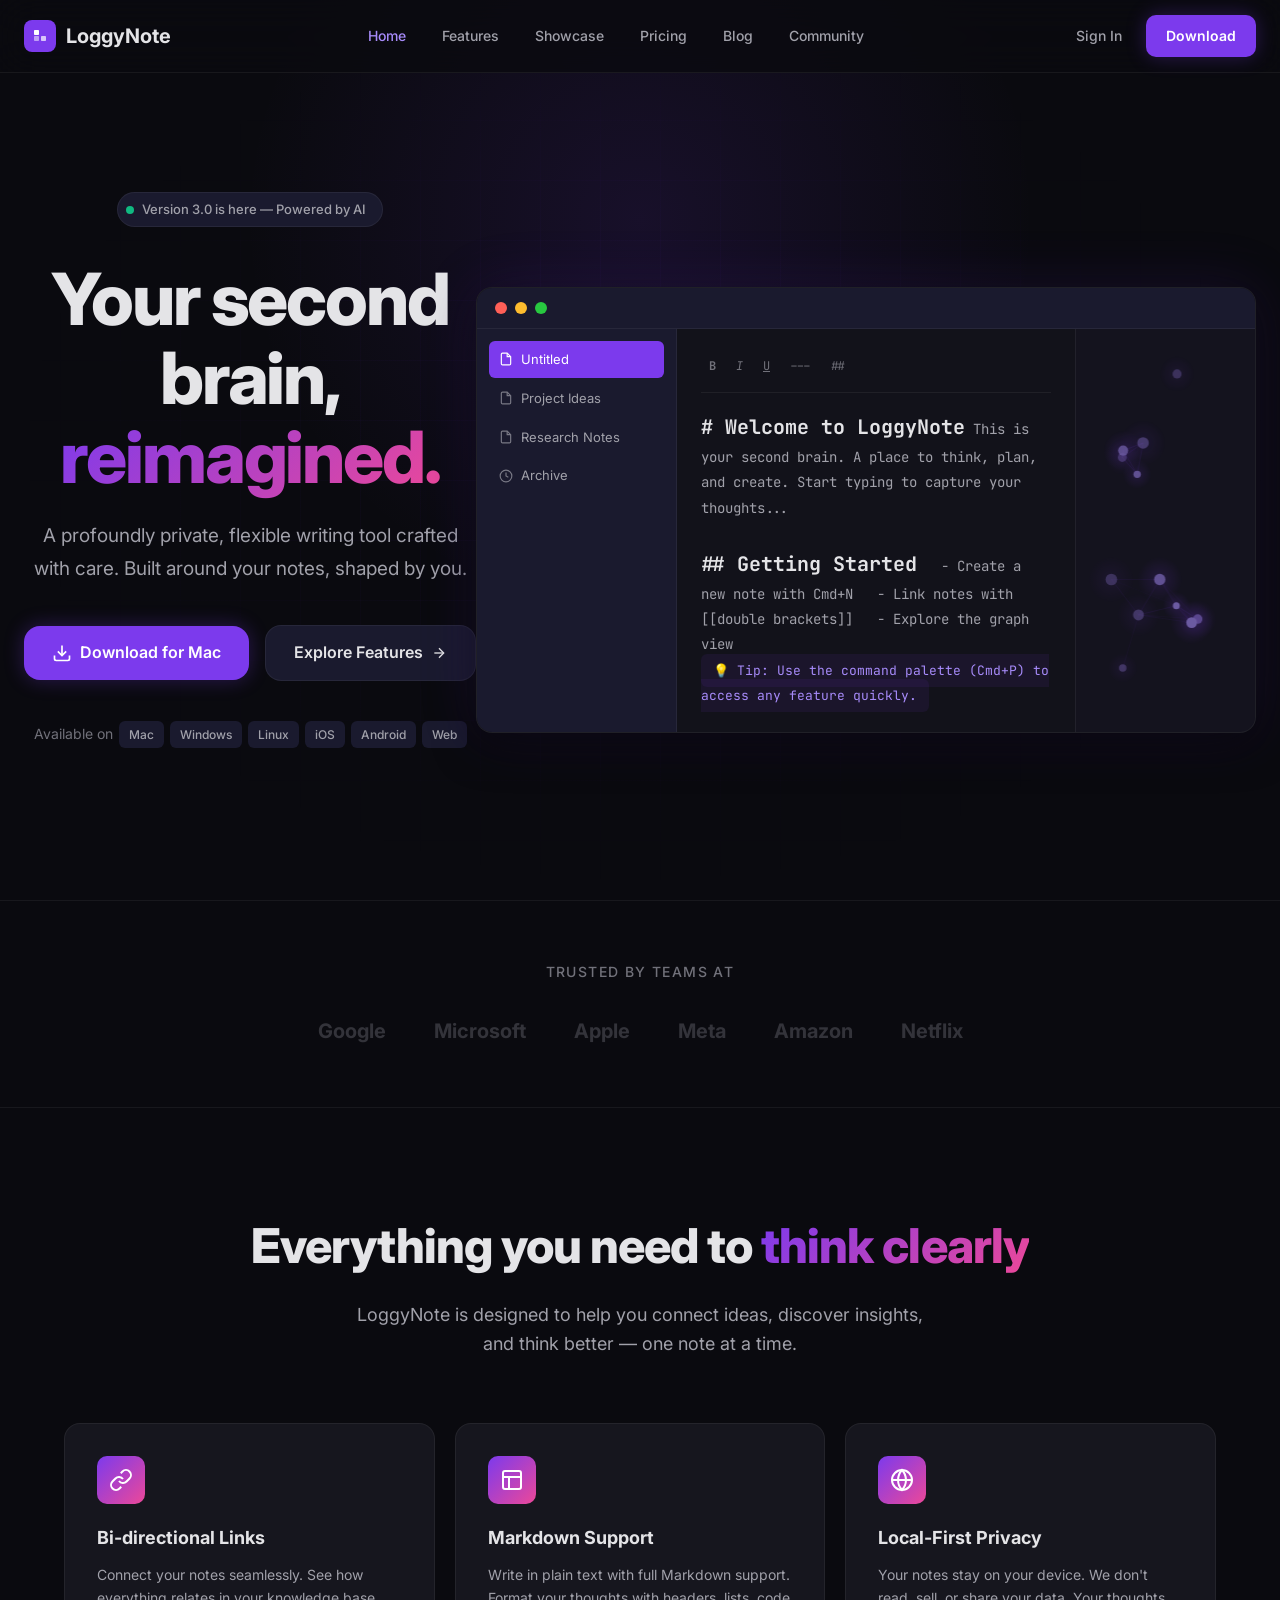
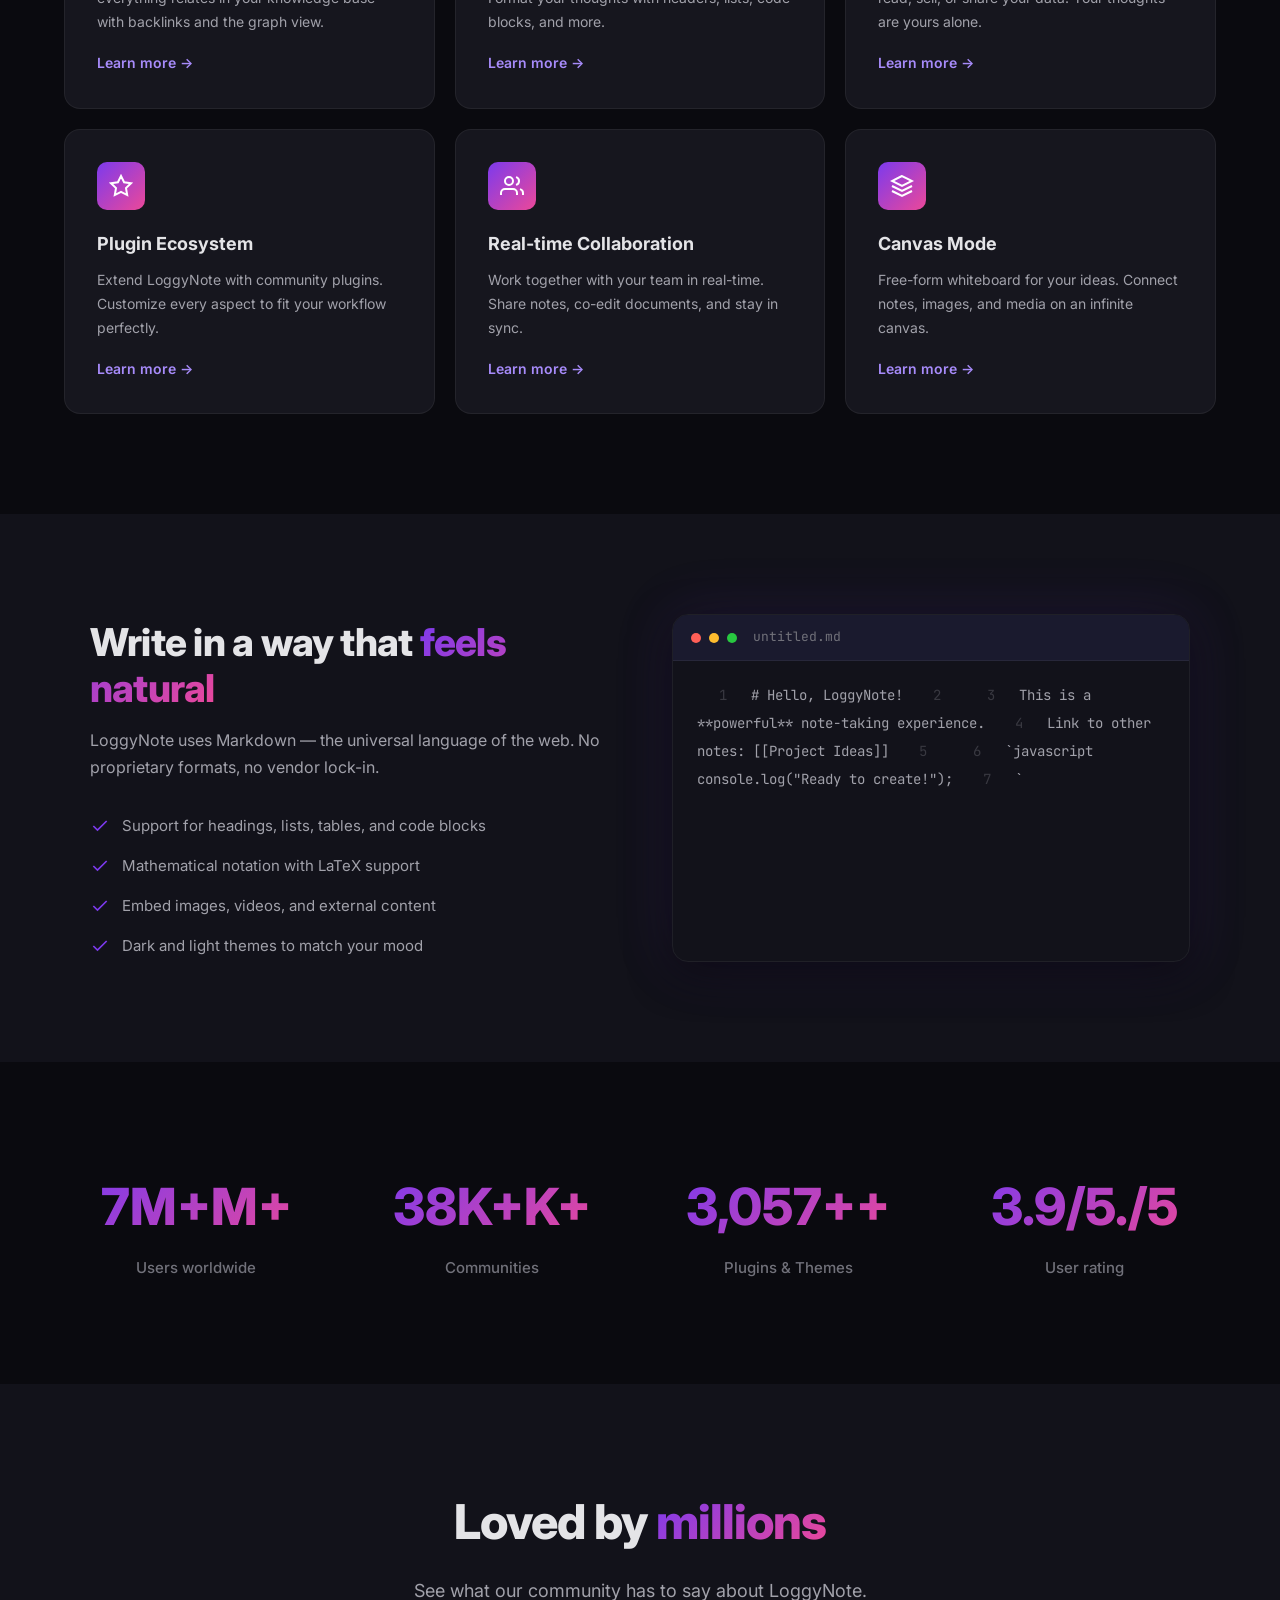
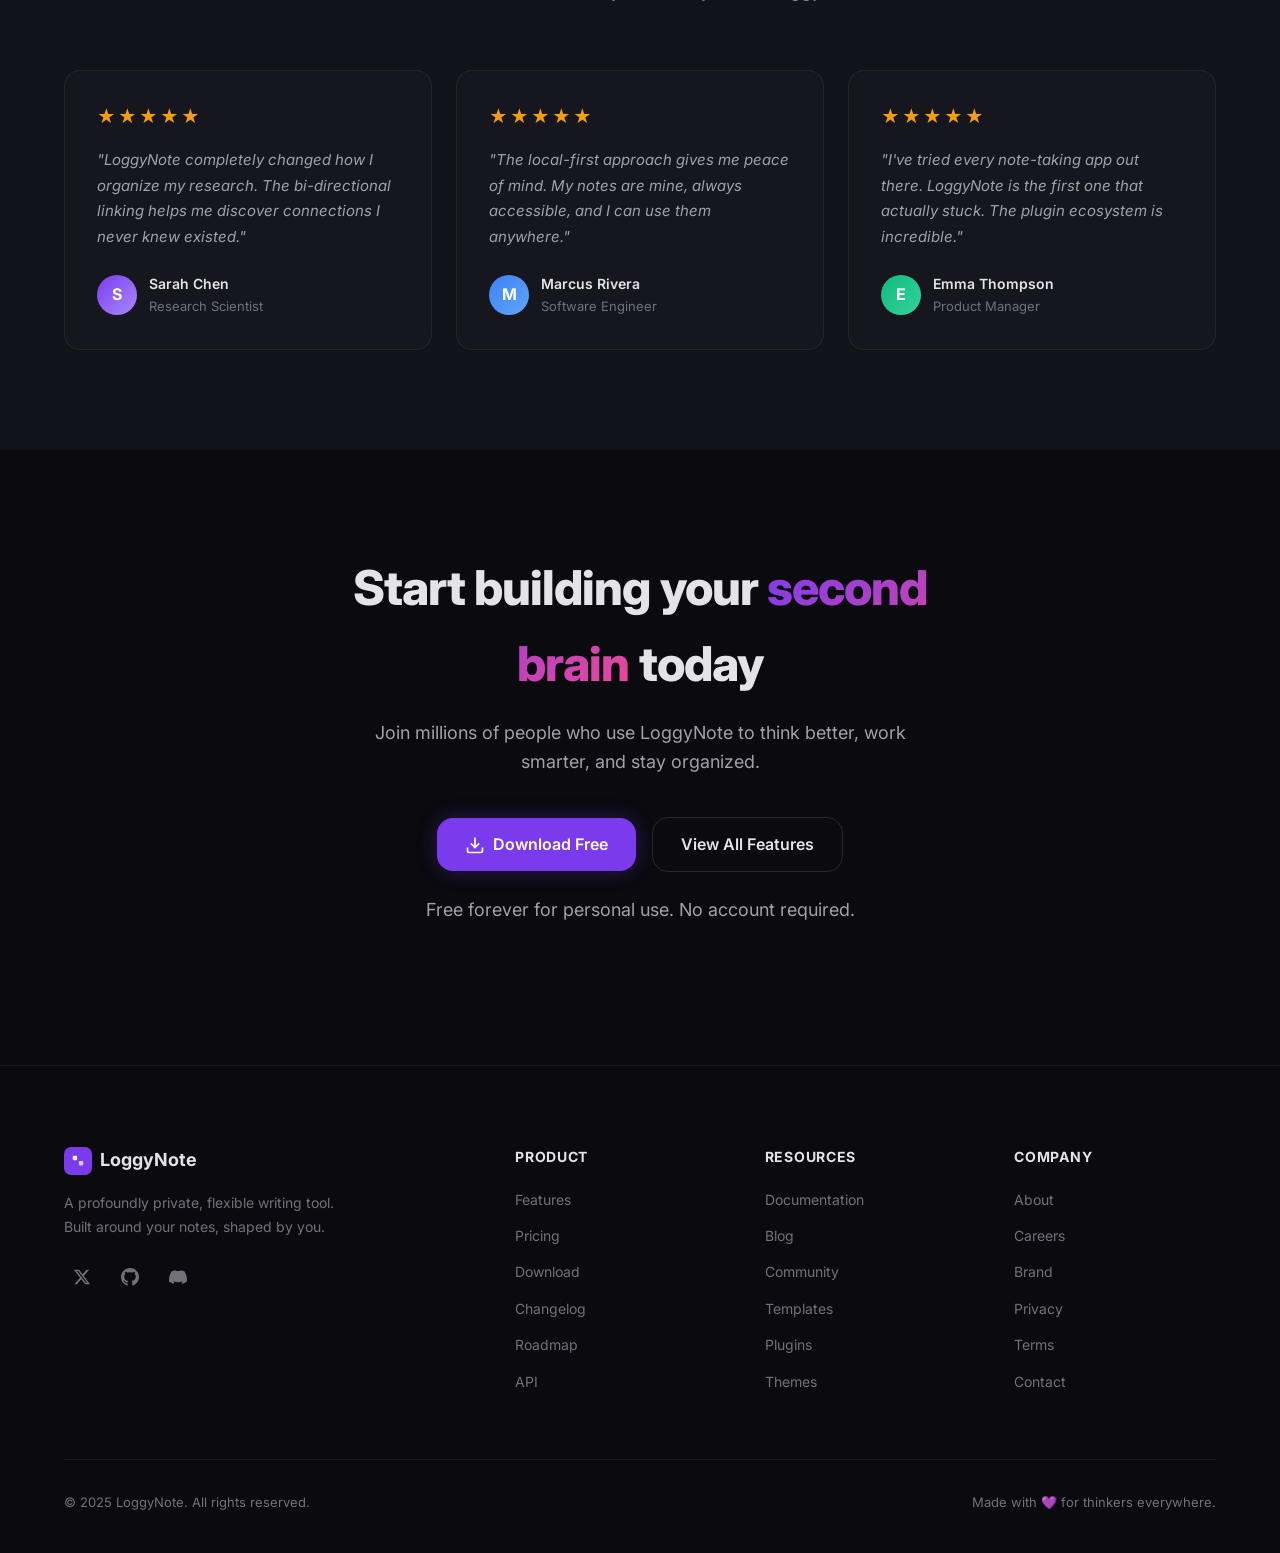
<file: index.html>
<!DOCTYPE html>
<html lang="en">
<head>
    <meta charset="UTF-8">
    <meta name="viewport" content="width=device-width, initial-scale=1.0">
    <title>LoggyNote - Your Second Brain, Reimagined</title>
    <link rel="stylesheet" href="styles.css">
    <link rel="preconnect" href="https://fonts.googleapis.com">
    <link href="https://fonts.googleapis.com/css2?family=Inter:wght@300;400;500;600;700;800&family=JetBrains+Mono:wght@400;500&display=swap" rel="stylesheet">
</head>
<body>
    <!-- Navigation -->
    <nav class="navbar">
        <div class="nav-container">
            <div class="nav-logo">
                <svg width="32" height="32" viewBox="0 0 32 32" fill="none">
                    <rect width="32" height="32" rx="8" fill="#7C3AED"/>
                    <path d="M10 11C10 10.4477 10.4477 10 11 10H14C14.5523 10 15 10.4477 15 11V14C15 14.5523 14.5523 15 14 15H11C10.4477 15 10 14.5523 10 14V11Z" fill="white"/>
                    <path d="M17 17C17 16.4477 17.4477 16 18 16H21C21.5523 16 22 16.4477 22 17V20C22 20.5523 21.5523 21 21 21H18C17.4477 21 17 20.5523 17 20V17Z" fill="white" opacity="0.7"/>
                    <path d="M10 17C10 16.4477 10.4477 16 11 16H14C14.5523 16 15 16.4477 15 17V20C15 20.5523 14.5523 21 14 21H11C10.4477 21 10 20.5523 10 20V17Z" fill="white" opacity="0.5"/>
                </svg>
                <span>LoggyNote</span>
            </div>
            <div class="nav-links">
                <a href="index.html" class="nav-link active">Home</a>
                <a href="features.html" class="nav-link">Features</a>
                <a href="showcase.html" class="nav-link">Showcase</a>
                <a href="pricing.html" class="nav-link">Pricing</a>
                <a href="blog.html" class="nav-link">Blog</a>
                <a href="community.html" class="nav-link">Community</a>
            </div>
            <div class="nav-actions">
                <a href="#" class="nav-link">Sign In</a>
                <a href="download.html" class="btn btn-primary">Download</a>
            </div>
            <button class="mobile-menu-btn">
                <span></span>
                <span></span>
                <span></span>
            </button>
        </div>
    </nav>

    <!-- Hero Section -->
    <section class="hero">
        <div class="hero-bg">
            <div class="hero-grid"></div>
            <div class="hero-glow"></div>
        </div>
        <div class="hero-content">
            <div class="hero-badge">
                <span class="badge-dot"></span>
                Version 3.0 is here — Powered by AI
            </div>
            <h1 class="hero-title">
                Your second brain,<br>
                <span class="gradient-text">reimagined.</span>
            </h1>
            <p class="hero-subtitle">
                A profoundly private, flexible writing tool crafted with care. 
                Built around your notes, shaped by you.
            </p>
            <div class="hero-actions">
                <a href="download.html" class="btn btn-large btn-primary">
                    <svg width="20" height="20" viewBox="0 0 24 24" fill="none" stroke="currentColor" stroke-width="2">
                        <path d="M21 15v4a2 2 0 01-2 2H5a2 2 0 01-2-2v-4"/>
                        <polyline points="7 10 12 15 17 10"/>
                        <line x1="12" y1="15" x2="12" y2="3"/>
                    </svg>
                    Download for Mac
                </a>
                <a href="features.html" class="btn btn-large btn-secondary">
                    Explore Features
                    <svg width="16" height="16" viewBox="0 0 24 24" fill="none" stroke="currentColor" stroke-width="2">
                        <line x1="5" y1="12" x2="19" y2="12"/>
                        <polyline points="12 5 19 12 12 19"/>
                    </svg>
                </a>
            </div>
            <div class="hero-platforms">
                <span>Available on</span>
                <span class="platform">Mac</span>
                <span class="platform">Windows</span>
                <span class="platform">Linux</span>
                <span class="platform">iOS</span>
                <span class="platform">Android</span>
                <span class="platform">Web</span>
            </div>
        </div>
        <div class="hero-mockup">
            <div class="mockup-window">
                <div class="mockup-titlebar">
                    <span class="mockup-dot red"></span>
                    <span class="mockup-dot yellow"></span>
                    <span class="mockup-dot green"></span>
                </div>
                <div class="mockup-content">
                    <div class="mockup-sidebar">
                        <div class="mockup-sidebar-item active">
                            <svg width="14" height="14" viewBox="0 0 24 24" fill="none" stroke="currentColor" stroke-width="2"><path d="M14 2H6a2 2 0 00-2 2v16a2 2 0 002 2h12a2 2 0 002-2V8z"/><polyline points="14 2 14 8 20 8"/></svg>
                            <span>Untitled</span>
                        </div>
                        <div class="mockup-sidebar-item">
                            <svg width="14" height="14" viewBox="0 0 24 24" fill="none" stroke="currentColor" stroke-width="2"><path d="M14 2H6a2 2 0 00-2 2v16a2 2 0 002 2h12a2 2 0 002-2V8z"/><polyline points="14 2 14 8 20 8"/></svg>
                            <span>Project Ideas</span>
                        </div>
                        <div class="mockup-sidebar-item">
                            <svg width="14" height="14" viewBox="0 0 24 24" fill="none" stroke="currentColor" stroke-width="2"><path d="M14 2H6a2 2 0 00-2 2v16a2 2 0 002 2h12a2 2 0 002-2V8z"/><polyline points="14 2 14 8 20 8"/></svg>
                            <span>Research Notes</span>
                        </div>
                        <div class="mockup-sidebar-item">
                            <svg width="14" height="14" viewBox="0 0 24 24" fill="none" stroke="currentColor" stroke-width="2"><circle cx="12" cy="12" r="10"/><path d="M12 6v6l4 2"/></svg>
                            <span>Archive</span>
                        </div>
                    </div>
                    <div class="mockup-editor">
                        <div class="mockup-toolbar">
                            <span class="toolbar-btn"><strong>B</strong></span>
                            <span class="toolbar-btn"><em>I</em></span>
                            <span class="toolbar-btn"><u>U</u></span>
                            <span class="toolbar-btn">---</span>
                            <span class="toolbar-btn">##</span>
                        </div>
                        <div class="mockup-text">
                            <span class="text-heading"># Welcome to LoggyNote</span>
                            <span class="text-paragraph">This is your second brain. A place to think, plan, and create.</span>
                            <span class="text-paragraph">Start typing to capture your thoughts...</span>
                            <br><br>
                            <span class="text-heading">## Getting Started</span>
                            <span class="text-list">- Create a new note with Cmd+N</span>
                            <span class="text-list">- Link notes with [[double brackets]]</span>
                            <span class="text-list">- Explore the graph view</span>
                            <br>
                            <span class="text-callout">💡 Tip: Use the command palette (Cmd+P) to access any feature quickly.</span>
                        </div>
                    </div>
                    <div class="mockup-graph-panel">
                        <div class="graph-node"></div>
                        <div class="graph-node"></div>
                        <div class="graph-node"></div>
                        <div class="graph-node"></div>
                        <div class="graph-node"></div>
                        <div class="graph-line"></div>
                        <div class="graph-line"></div>
                    </div>
                </div>
            </div>
        </div>
    </section>

    <!-- Trusted By Section -->
    <section class="trusted-by">
        <div class="container">
            <p class="trusted-title">Trusted by teams at</p>
            <div class="logos">
                <div class="logo-item">Google</div>
                <div class="logo-item">Microsoft</div>
                <div class="logo-item">Apple</div>
                <div class="logo-item">Meta</div>
                <div class="logo-item">Amazon</div>
                <div class="logo-item">Netflix</div>
            </div>
        </div>
    </section>

    <!-- Features Preview Section -->
    <section class="features-preview">
        <div class="container">
            <div class="section-header">
                <h2>Everything you need to <span class="gradient-text">think clearly</span></h2>
                <p>LoggyNote is designed to help you connect ideas, discover insights, and think better — one note at a time.</p>
            </div>
            <div class="features-grid">
                <div class="feature-card">
                    <div class="feature-icon">
                        <svg width="24" height="24" viewBox="0 0 24 24" fill="none" stroke="currentColor" stroke-width="2">
                            <path d="M10 13a5 5 0 007.54.54l3-3a5 5 0 00-7.07-7.07l-1.72 1.71"/>
                            <path d="M14 11a5 5 0 00-7.54-.54l-3 3a5 5 0 007.07 7.07l1.71-1.71"/>
                        </svg>
                    </div>
                    <h3>Bi-directional Links</h3>
                    <p>Connect your notes seamlessly. See how everything relates in your knowledge base with backlinks and the graph view.</p>
                    <a href="features.html#links" class="feature-link">Learn more →</a>
                </div>
                <div class="feature-card">
                    <div class="feature-icon">
                        <svg width="24" height="24" viewBox="0 0 24 24" fill="none" stroke="currentColor" stroke-width="2">
                            <rect x="3" y="3" width="18" height="18" rx="2" ry="2"/>
                            <line x1="3" y1="9" x2="21" y2="9"/>
                            <line x1="9" y1="21" x2="9" y2="9"/>
                        </svg>
                    </div>
                    <h3>Markdown Support</h3>
                    <p>Write in plain text with full Markdown support. Format your thoughts with headers, lists, code blocks, and more.</p>
                    <a href="features.html#markdown" class="feature-link">Learn more →</a>
                </div>
                <div class="feature-card">
                    <div class="feature-icon">
                        <svg width="24" height="24" viewBox="0 0 24 24" fill="none" stroke="currentColor" stroke-width="2">
                            <circle cx="12" cy="12" r="10"/>
                            <path d="M2 12h20"/>
                            <path d="M12 2a15.3 15.3 0 014 10 15.3 15.3 0 01-4 10 15.3 15.3 0 01-4-10 15.3 15.3 0 014-10z"/>
                        </svg>
                    </div>
                    <h3>Local-First Privacy</h3>
                    <p>Your notes stay on your device. We don't read, sell, or share your data. Your thoughts are yours alone.</p>
                    <a href="features.html#privacy" class="feature-link">Learn more →</a>
                </div>
                <div class="feature-card">
                    <div class="feature-icon">
                        <svg width="24" height="24" viewBox="0 0 24 24" fill="none" stroke="currentColor" stroke-width="2">
                            <polygon points="12 2 15.09 8.26 22 9.27 17 14.14 18.18 21.02 12 17.77 5.82 21.02 7 14.14 2 9.27 8.91 8.26 12 2"/>
                        </svg>
                    </div>
                    <h3>Plugin Ecosystem</h3>
                    <p>Extend LoggyNote with community plugins. Customize every aspect to fit your workflow perfectly.</p>
                    <a href="features.html#plugins" class="feature-link">Learn more →</a>
                </div>
                <div class="feature-card">
                    <div class="feature-icon">
                        <svg width="24" height="24" viewBox="0 0 24 24" fill="none" stroke="currentColor" stroke-width="2">
                            <path d="M17 21v-2a4 4 0 00-4-4H5a4 4 0 00-4 4v2"/>
                            <circle cx="9" cy="7" r="4"/>
                            <path d="M23 21v-2a4 4 0 00-3-3.87"/>
                            <path d="M16 3.13a4 4 0 010 7.75"/>
                        </svg>
                    </div>
                    <h3>Real-time Collaboration</h3>
                    <p>Work together with your team in real-time. Share notes, co-edit documents, and stay in sync.</p>
                    <a href="features.html#collaboration" class="feature-link">Learn more →</a>
                </div>
                <div class="feature-card">
                    <div class="feature-icon">
                        <svg width="24" height="24" viewBox="0 0 24 24" fill="none" stroke="currentColor" stroke-width="2">
                            <path d="M12 2L2 7l10 5 10-5-10-5z"/>
                            <path d="M2 17l10 5 10-5"/>
                            <path d="M2 12l10 5 10-5"/>
                        </svg>
                    </div>
                    <h3>Canvas Mode</h3>
                    <p>Free-form whiteboard for your ideas. Connect notes, images, and media on an infinite canvas.</p>
                    <a href="features.html#canvas" class="feature-link">Learn more →</a>
                </div>
            </div>
        </div>
    </section>

    <!-- Interactive Demo Section -->
    <section class="demo-section">
        <div class="container">
            <div class="demo-content">
                <div class="demo-text">
                    <h2>Write in a way that <span class="gradient-text">feels natural</span></h2>
                    <p>LoggyNote uses Markdown — the universal language of the web. No proprietary formats, no vendor lock-in.</p>
                    <ul class="demo-list">
                        <li>
                            <svg width="20" height="20" viewBox="0 0 24 24" fill="none" stroke="#7C3AED" stroke-width="2"><polyline points="20 6 9 17 4 12"/></svg>
                            <span>Support for headings, lists, tables, and code blocks</span>
                        </li>
                        <li>
                            <svg width="20" height="20" viewBox="0 0 24 24" fill="none" stroke="#7C3AED" stroke-width="2"><polyline points="20 6 9 17 4 12"/></svg>
                            <span>Mathematical notation with LaTeX support</span>
                        </li>
                        <li>
                            <svg width="20" height="20" viewBox="0 0 24 24" fill="none" stroke="#7C3AED" stroke-width="2"><polyline points="20 6 9 17 4 12"/></svg>
                            <span>Embed images, videos, and external content</span>
                        </li>
                        <li>
                            <svg width="20" height="20" viewBox="0 0 24 24" fill="none" stroke="#7C3AED" stroke-width="2"><polyline points="20 6 9 17 4 12"/></svg>
                            <span>Dark and light themes to match your mood</span>
                        </li>
                    </ul>
                </div>
                <div class="demo-editor">
                    <div class="demo-editor-header">
                        <span class="demo-editor-dot red"></span>
                        <span class="demo-editor-dot yellow"></span>
                        <span class="demo-editor-dot green"></span>
                        <span class="demo-editor-title">untitled.md</span>
                    </div>
                    <div class="demo-editor-body">
                        <span class="line-number">1</span>
                        <span class="line-content"># Hello, LoggyNote!</span>
                        <span class="line-number">2</span>
                        <span class="line-content"></span>
                        <span class="line-number">3</span>
                        <span class="line-content">This is a **powerful** note-taking experience.</span>
                        <span class="line-number">4</span>
                        <span class="line-content">Link to other notes: [[Project Ideas]]</span>
                        <span class="line-number">5</span>
                        <span class="line-content"></span>
                        <span class="line-number">6</span>
                        <span class="line-content">`javascript</span>
                        <span class="line-content">console.log("Ready to create!");</span>
                        <span class="line-number">7</span>
                        <span class="line-content">`</span>
                    </div>
                </div>
            </div>
        </div>
    </section>

    <!-- Stats Section -->
    <section class="stats-section">
        <div class="container">
            <div class="stats-grid">
                <div class="stat-item">
                    <div class="stat-number">10M+</div>
                    <div class="stat-label">Users worldwide</div>
                </div>
                <div class="stat-item">
                    <div class="stat-number">50K+</div>
                    <div class="stat-label">Communities</div>
                </div>
                <div class="stat-item">
                    <div class="stat-number">4,000+</div>
                    <div class="stat-label">Plugins & Themes</div>
                </div>
                <div class="stat-item">
                    <div class="stat-number">4.9/5</div>
                    <div class="stat-label">User rating</div>
                </div>
            </div>
        </div>
    </section>

    <!-- Testimonials Section -->
    <section class="testimonials-section">
        <div class="container">
            <div class="section-header">
                <h2>Loved by <span class="gradient-text">millions</span></h2>
                <p>See what our community has to say about LoggyNote.</p>
            </div>
            <div class="testimonials-grid">
                <div class="testimonial-card">
                    <div class="testimonial-stars">★★★★★</div>
                    <p class="testimonial-text">"LoggyNote completely changed how I organize my research. The bi-directional linking helps me discover connections I never knew existed."</p>
                    <div class="testimonial-author">
                        <div class="author-avatar" style="background: linear-gradient(135deg, #7C3AED, #A78BFA);">S</div>
                        <div class="author-info">
                            <div class="author-name">Sarah Chen</div>
                            <div class="author-role">Research Scientist</div>
                        </div>
                    </div>
                </div>
                <div class="testimonial-card">
                    <div class="testimonial-stars">★★★★★</div>
                    <p class="testimonial-text">"The local-first approach gives me peace of mind. My notes are mine, always accessible, and I can use them anywhere."</p>
                    <div class="testimonial-author">
                        <div class="author-avatar" style="background: linear-gradient(135deg, #3B82F6, #60A5FA);">M</div>
                        <div class="author-info">
                            <div class="author-name">Marcus Rivera</div>
                            <div class="author-role">Software Engineer</div>
                        </div>
                    </div>
                </div>
                <div class="testimonial-card">
                    <div class="testimonial-stars">★★★★★</div>
                    <p class="testimonial-text">"I've tried every note-taking app out there. LoggyNote is the first one that actually stuck. The plugin ecosystem is incredible."</p>
                    <div class="testimonial-author">
                        <div class="author-avatar" style="background: linear-gradient(135deg, #10B981, #34D399);">E</div>
                        <div class="author-info">
                            <div class="author-name">Emma Thompson</div>
                            <div class="author-role">Product Manager</div>
                        </div>
                    </div>
                </div>
            </div>
        </div>
    </section>

    <!-- CTA Section -->
    <section class="cta-section">
        <div class="container">
            <div class="cta-content">
                <h2>Start building your <span class="gradient-text">second brain</span> today</h2>
                <p>Join millions of people who use LoggyNote to think better, work smarter, and stay organized.</p>
                <div class="cta-actions">
                    <a href="download.html" class="btn btn-large btn-primary btn-glow">
                        <svg width="20" height="20" viewBox="0 0 24 24" fill="none" stroke="currentColor" stroke-width="2">
                            <path d="M21 15v4a2 2 0 01-2 2H5a2 2 0 01-2-2v-4"/>
                            <polyline points="7 10 12 15 17 10"/>
                            <line x1="12" y1="15" x2="12" y2="3"/>
                        </svg>
                        Download Free
                    </a>
                    <a href="features.html" class="btn btn-large btn-outline">View All Features</a>
                </div>
                <p class="cta-note">Free forever for personal use. No account required.</p>
            </div>
        </div>
    </section>

    <!-- Footer -->
    <footer class="footer">
        <div class="container">
            <div class="footer-grid">
                <div class="footer-brand">
                    <div class="footer-logo">
                        <svg width="28" height="28" viewBox="0 0 32 32" fill="none">
                            <rect width="32" height="32" rx="8" fill="#7C3AED"/>
                            <path d="M10 11C10 10.4477 10.4477 10 11 10H14C14.5523 10 15 10.4477 15 11V14C15 14.5523 14.5523 15 14 15H11C10.4477 15 10 14.5523 10 14V11Z" fill="white"/>
                            <path d="M17 17C17 16.4477 17.4477 16 18 16H21C21.5523 16 22 16.4477 22 17V20C22 20.5523 21.5523 21 21 21H18C17.4477 21 17 20.5523 17 20V17Z" fill="white" opacity="0.7"/>
                        </svg>
                        <span>LoggyNote</span>
                    </div>
                    <p>A profoundly private, flexible writing tool.<br>Built around your notes, shaped by you.</p>
                    <div class="footer-social">
                        <a href="#" aria-label="Twitter">
                            <svg width="18" height="18" viewBox="0 0 24 24" fill="currentColor"><path d="M18.244 2.25h3.308l-7.227 8.26 8.502 11.24H16.17l-5.214-6.817L4.99 21.75H1.68l7.73-8.835L1.254 2.25H8.08l4.713 6.231zm-1.161 17.52h1.833L7.084 4.126H5.117z"/></svg>
                        </a>
                        <a href="#" aria-label="GitHub">
                            <svg width="18" height="18" viewBox="0 0 24 24" fill="currentColor"><path d="M12 0c-6.626 0-12 5.373-12 12 0 5.302 3.438 9.8 8.207 11.387.599.111.793-.261.793-.577v-2.234c-3.338.726-4.033-1.416-4.033-1.416-.546-1.387-1.333-1.756-1.333-1.756-1.089-.745.083-.729.083-.729 1.205.084 1.839 1.237 1.839 1.237 1.07 1.834 2.807 1.304 3.492.997.107-.775.418-1.305.762-1.604-2.665-.305-5.467-1.334-5.467-5.931 0-1.311.469-2.381 1.236-3.221-.124-.303-.535-1.524.117-3.176 0 0 1.008-.322 3.301 1.23.957-.266 1.983-.399 3.003-.404 1.02.005 2.047.138 3.006.404 2.291-1.552 3.297-1.23 3.297-1.23.653 1.653.242 2.874.118 3.176.77.84 1.235 1.911 1.235 3.221 0 4.609-2.807 5.624-5.479 5.921.43.372.823 1.102.823 2.222v3.293c0 .319.192.694.801.576 4.765-1.589 8.199-6.086 8.199-11.386 0-6.627-5.373-12-12-12z"/></svg>
                        </a>
                        <a href="#" aria-label="Discord">
                            <svg width="18" height="18" viewBox="0 0 24 24" fill="currentColor"><path d="M20.317 4.3698a19.7913 19.7913 0 00-4.8851-1.5152.0741.0741 0 00-.0785.0371c-.211.3753-.4447.8648-.6083 1.2495-1.8447-.2762-3.68-.2762-5.4868 0-.1636-.3933-.4058-.8742-.6177-1.2495a.077.077 0 00-.0785-.037 19.7363 19.7363 0 00-4.8852 1.515.0699.0699 0 00-.0321.0277C.5334 9.0458-.319 13.5799.0992 18.0578a.0824.0824 0 00.0312.0561c2.0528 1.5076 4.0413 2.4228 5.9929 3.0294a.0777.0777 0 00.0822-.0276c.4616-.6304.8731-1.2952 1.226-1.9942a.076.076 0 00-.0416-.1057c-.6528-.2476-1.2743-.5495-1.8722-.8923a.077.077 0 01-.0076-.1277c.1258-.0943.2517-.1923.3718-.2914a.0743.0743 0 01.0776-.0105c3.9278 1.7933 8.18 1.7933 12.0614 0a.0739.0739 0 01.0785.0095c.1202.099.246.1981.3728.2924a.077.077 0 01-.0066.1276 12.2986 12.2986 0 01-1.873.8914.0766.0766 0 00-.0407.1067c.3604.698.7719 1.3628 1.225 1.9932a.076.076 0 00.0822.0286c1.961-.6067 3.9495-1.5219 6.0023-3.0294a.077.077 0 00.0313-.0552c.5004-5.177-.8382-9.6739-3.5485-13.6604a.0602.0602 0 00-.0312-.0286z"/></svg>
                        </a>
                    </div>
                </div>
                <div class="footer-column">
                    <h4>Product</h4>
                    <a href="features.html">Features</a>
                    <a href="pricing.html">Pricing</a>
                    <a href="download.html">Download</a>
                    <a href="#">Changelog</a>
                    <a href="#">Roadmap</a>
                    <a href="#">API</a>
                </div>
                <div class="footer-column">
                    <h4>Resources</h4>
                    <a href="#">Documentation</a>
                    <a href="blog.html">Blog</a>
                    <a href="community.html">Community</a>
                    <a href="#">Templates</a>
                    <a href="#">Plugins</a>
                    <a href="#">Themes</a>
                </div>
                <div class="footer-column">
                    <h4>Company</h4>
                    <a href="#">About</a>
                    <a href="#">Careers</a>
                    <a href="#">Brand</a>
                    <a href="#">Privacy</a>
                    <a href="#">Terms</a>
                    <a href="#">Contact</a>
                </div>
            </div>
            <div class="footer-bottom">
                <p>&copy; 2025 LoggyNote. All rights reserved.</p>
                <p>Made with 💜 for thinkers everywhere.</p>
            </div>
        </div>
    </footer>

    <script src="script.js"></script>
</body>
</html>
</file>
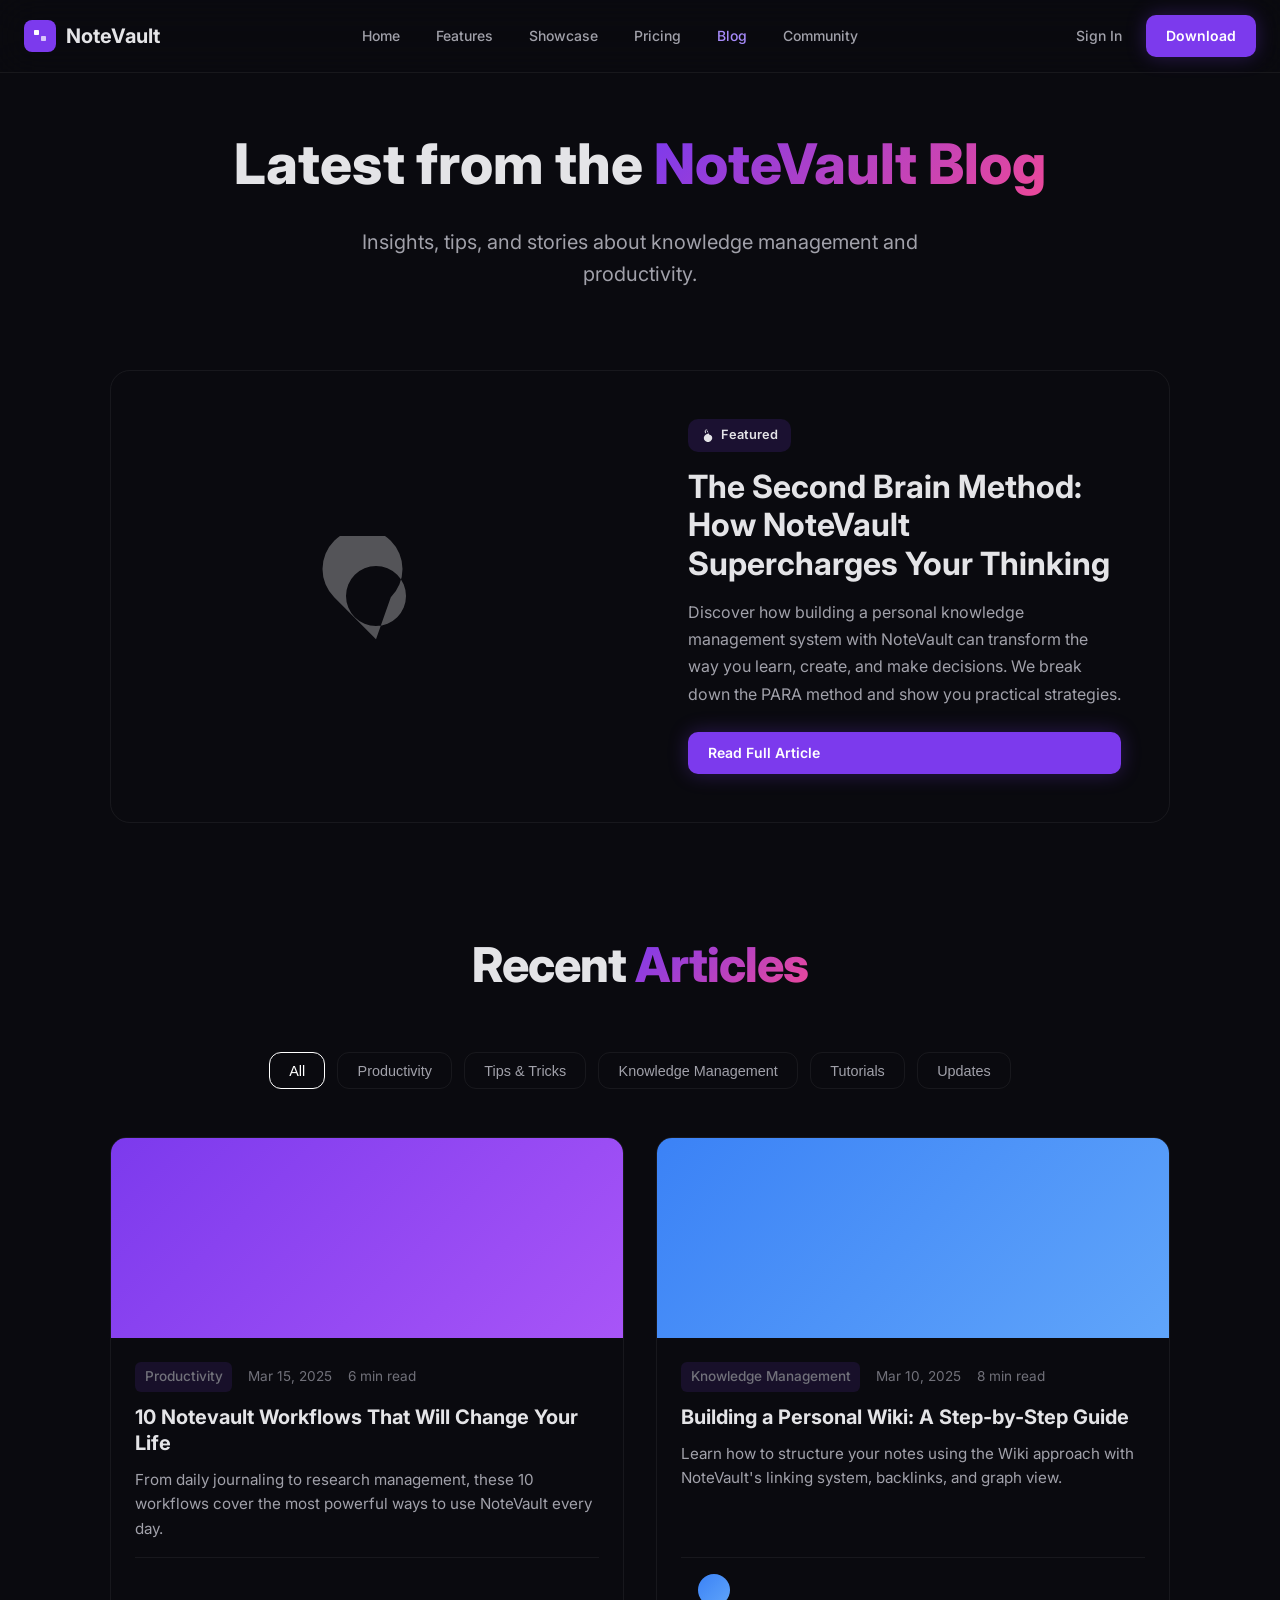
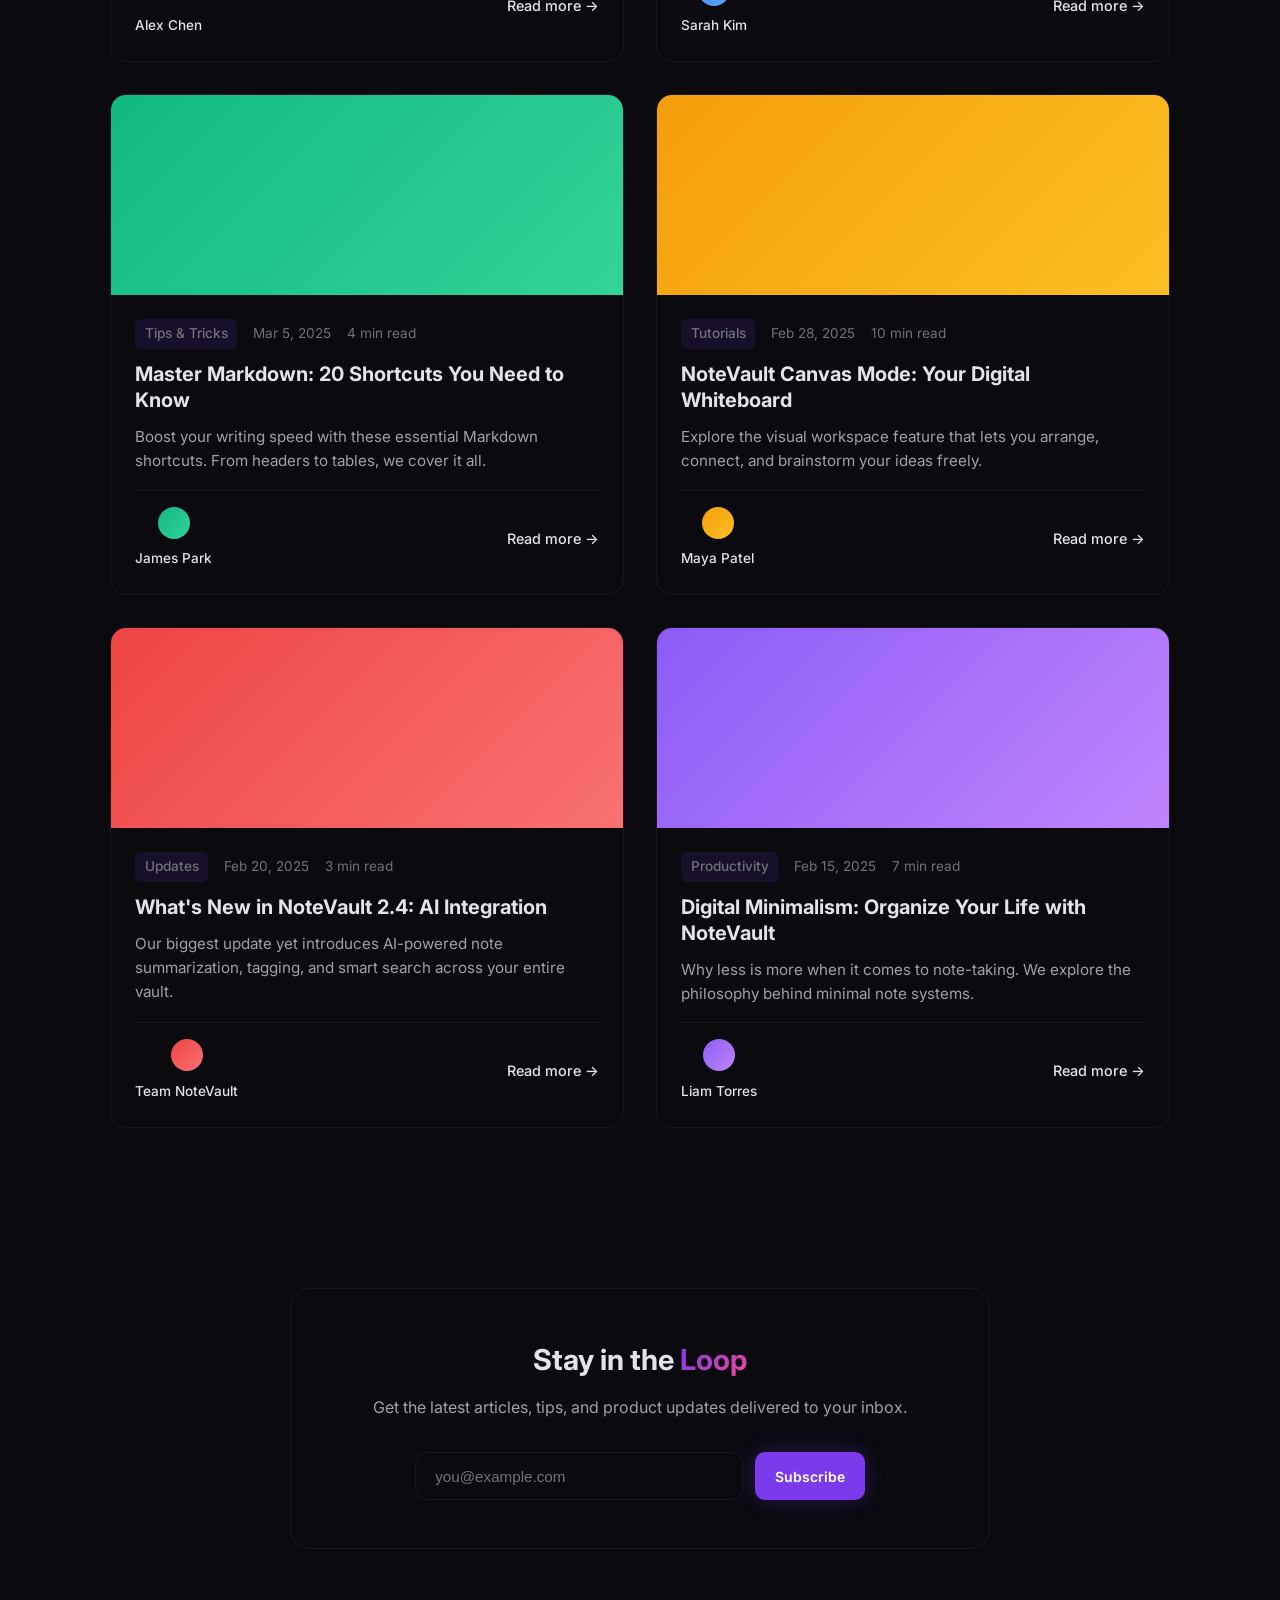
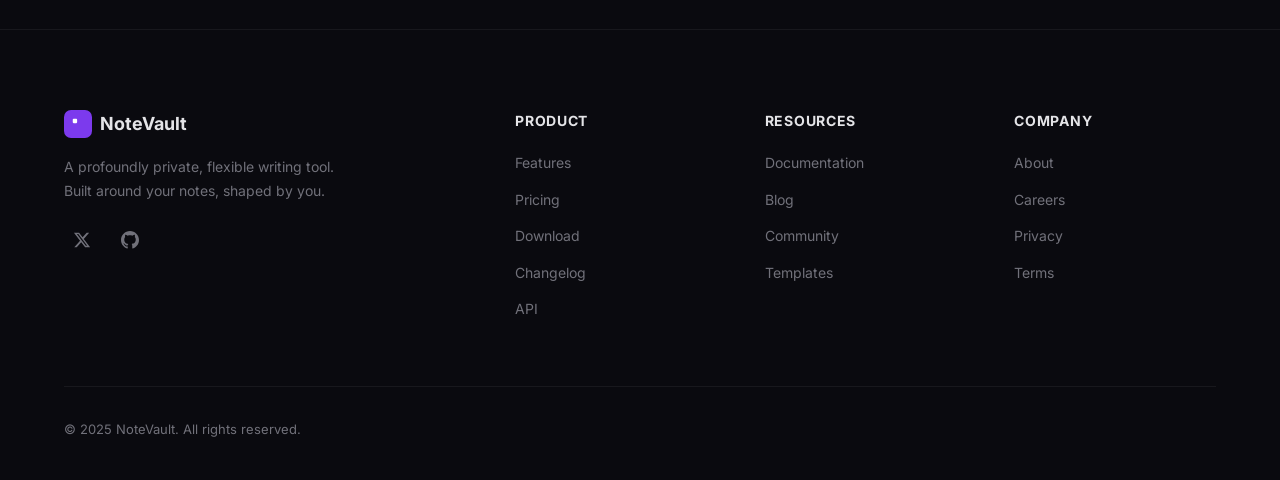
<file: blog.html>
<!DOCTYPE html>
<html lang="en">
<head>
    <meta charset="UTF-8">
    <meta name="viewport" content="width=device-width, initial-scale=1.0">
    <title>Blog - NoteVault</title>
    <link rel="stylesheet" href="styles.css">
    <link rel="preconnect" href="https://fonts.googleapis.com">
    <link href="https://fonts.googleapis.com/css2?family=Inter:wght@300;400;500;600;700;800&family=JetBrains+Mono:wght@400;500&display=swap" rel="stylesheet">
    <style>
        /* ===== Blog Page Styles ===== */
        .page-hero {
            padding: 120px 0 80px;
            text-align: center;
            position: relative;
        }

        .page-hero h1 {
            font-size: 3.5rem;
            font-weight: 800;
            margin-bottom: 1rem;
        }

        .page-hero p {
            font-size: 1.25rem;
            color: var(--text-secondary);
            max-width: 600px;
            margin: 0 auto;
        }

        /* Blog Header / Featured Post */
        .featured-post {
            max-width: 1100px;
            margin: 0 auto 4rem;
            padding: 0 20px;
        }

        .featured-card {
            display: grid;
            grid-template-columns: 1fr 1fr;
            background: var(--card-bg);
            border: 1px solid var(--border-color);
            border-radius: 20px;
            overflow: hidden;
            transition: all 0.3s;
        }

        .featured-card:hover {
            border-color: var(--primary-color);
            box-shadow: 0 20px 60px rgba(124, 58, 237, 0.1);
        }

        .featured-image {
            background: linear-gradient(135deg, var(--primary-color), var(--primary-light));
            display: flex;
            align-items: center;
            justify-content: center;
            min-height: 350px;
        }

        .featured-image svg {
            opacity: 0.3;
        }

        .featured-content {
            padding: 3rem;
            display: flex;
            flex-direction: column;
            justify-content: center;
        }

        .featured-badge {
            display: inline-flex;
            align-items: center;
            gap: 0.4rem;
            background: rgba(124, 58, 237, 0.15);
            color: var(--primary-light);
            padding: 0.4rem 0.8rem;
            border-radius: 10px;
            font-size: 0.8rem;
            font-weight: 600;
            margin-bottom: 1rem;
            width: fit-content;
        }

        .featured-title {
            font-size: 2rem;
            font-weight: 700;
            margin-bottom: 1rem;
            line-height: 1.2;
        }

        .featured-excerpt {
            color: var(--text-secondary);
            margin-bottom: 1.5rem;
            line-height: 1.7;
        }

        /* Blog Grid */
        .blog-section {
            padding: 40px 20px 80px;
            max-width: 1100px;
            margin: 0 auto;
        }

        .blog-section .section-header {
            text-align: center;
            margin-bottom: 3rem;
        }

        .blog-grid {
            display: grid;
            grid-template-columns: repeat(auto-fill, minmax(340px, 1fr));
            gap: 2rem;
        }

        .blog-card {
            background: var(--card-bg);
            border: 1px solid var(--border-color);
            border-radius: 16px;
            overflow: hidden;
            transition: all 0.3s;
            display: flex;
            flex-direction: column;
        }

        .blog-card:hover {
            border-color: var(--primary-color);
            transform: translateY(-4px);
            box-shadow: 0 20px 40px rgba(124, 58, 237, 0.1);
        }

        .blog-card-image {
            height: 200px;
            position: relative;
            overflow: hidden;
        }

        .blog-card-image .gradient-bg {
            width: 100%;
            height: 100%;
        }

        .blog-card-body {
            padding: 1.5rem;
            flex: 1;
            display: flex;
            flex-direction: column;
        }

        .blog-card-meta {
            display: flex;
            align-items: center;
            gap: 1rem;
            margin-bottom: 0.75rem;
            font-size: 0.85rem;
            color: var(--text-muted);
        }

        .blog-card-category {
            background: rgba(124, 58, 237, 0.12);
            color: var(--primary-light);
            padding: 0.25rem 0.6rem;
            border-radius: 6px;
            font-weight: 500;
        }

        .blog-card-title {
            font-size: 1.25rem;
            font-weight: 700;
            margin-bottom: 0.75rem;
            line-height: 1.3;
            transition: color 0.3s;
        }

        .blog-card:hover .blog-card-title {
            color: var(--primary-light);
        }

        .blog-card-excerpt {
            color: var(--text-secondary);
            font-size: 0.95rem;
            line-height: 1.6;
            margin-bottom: 1rem;
            flex: 1;
        }

        .blog-card-footer {
            display: flex;
            align-items: center;
            justify-content: space-between;
            padding-top: 1rem;
            border-top: 1px solid var(--border-color);
        }

        .author-info {
            display: flex;
            align-items: center;
            gap: 0.6rem;
        }

        .author-avatar {
            width: 32px;
            height: 32px;
            border-radius: 50%;
            background: linear-gradient(135deg, var(--primary-color), var(--accent-color));
        }

        .author-name {
            font-size: 0.85rem;
            font-weight: 500;
        }

        .read-more-link {
            color: var(--primary-light);
            font-size: 0.9rem;
            font-weight: 500;
            display: flex;
            align-items: center;
            gap: 0.3rem;
            transition: gap 0.3s;
        }

        .blog-card:hover .read-more-link {
            gap: 0.6rem;
        }

        /* Categories Filter */
        .categories-filter {
            display: flex;
            justify-content: center;
            gap: 0.75rem;
            flex-wrap: wrap;
            margin-bottom: 3rem;
        }

        .filter-btn {
            padding: 0.6rem 1.2rem;
            border: 1px solid var(--border-color);
            background: transparent;
            color: var(--text-secondary);
            border-radius: 12px;
            cursor: pointer;
            font-size: 0.9rem;
            transition: all 0.3s;
        }

        .filter-btn:hover,
        .filter-btn.active {
            background: var(--primary-color);
            color: white;
            border-color: var(--primary-color);
        }

        /* Newsletter */
        .newsletter-section {
            padding: 80px 20px;
        }

        .newsletter-card {
            max-width: 700px;
            margin: 0 auto;
            background: var(--card-bg);
            border: 1px solid var(--border-color);
            border-radius: 20px;
            padding: 3rem;
            text-align: center;
        }

        .newsletter-card h3 {
            font-size: 1.8rem;
            margin-bottom: 0.75rem;
        }

        .newsletter-card p {
            color: var(--text-secondary);
            margin-bottom: 2rem;
        }

        .newsletter-form {
            display: flex;
            gap: 0.75rem;
            max-width: 450px;
            margin: 0 auto;
        }

        .newsletter-form input {
            flex: 1;
            padding: 0.9rem 1.2rem;
            border: 1px solid var(--border-color);
            border-radius: 12px;
            background: var(--bg-primary);
            color: var(--text-primary);
            font-size: 0.95rem;
        }

        @media (max-width: 768px) {
            .page-hero h1 {
                font-size: 2.5rem;
            }

            .featured-card {
                grid-template-columns: 1fr;
            }

            .featured-image {
                min-height: 200px;
            }

            .blog-grid {
                grid-template-columns: 1fr;
            }

            .newsletter-form {
                flex-direction: column;
            }
        }
    </style>
</head>
<body>
    <!-- Navigation -->
    <nav class="navbar">
        <div class="nav-container">
            <div class="nav-logo">
                <svg width="32" height="32" viewBox="0 0 32 32" fill="none">
                    <rect width="32" height="32" rx="8" fill="#7C3AED"/>
                    <path d="M10 11C10 10.4477 10.4477 10 11 10H14C14.5523 10 15 10.4477 15 11V14C15 14.5523 14.5523 15 14 15H11C10.4477 15 10 14.5523 10 14V11Z" fill="white"/>
                    <path d="M17 17C17 16.4477 17.4477 16 18 16H21C21.5523 16 22 16.4477 22 17V20C22 20.5523 21.5523 21 21 21H18C17.4477 21 17 20.5523 17 20V17Z" fill="white" opacity="0.7"/>
                </svg>
                <span>NoteVault</span>
            </div>
            <div class="nav-links">
                <a href="index.html" class="nav-link">Home</a>
                <a href="features.html" class="nav-link">Features</a>
                <a href="showcase.html" class="nav-link">Showcase</a>
                <a href="pricing.html" class="nav-link">Pricing</a>
                <a href="blog.html" class="nav-link active">Blog</a>
                <a href="community.html" class="nav-link">Community</a>
            </div>
            <div class="nav-actions">
                <a href="#" class="nav-link">Sign In</a>
                <a href="download.html" class="btn btn-primary">Download</a>
            </div>
            <button class="mobile-menu-btn">
                <span></span>
                <span></span>
                <span></span>
            </button>
        </div>
    </nav>

    <!-- Page Hero -->
    <section class="page-hero">
        <h1>Latest from the <span class="gradient-text">NoteVault Blog</span></h1>
        <p>Insights, tips, and stories about knowledge management and productivity.</p>
    </section>

    <!-- Featured Post -->
    <div class="featured-post">
        <div class="featured-card">
            <div class="featured-image">
                <svg width="120" height="120" viewBox="0 0 24 24" fill="white" opacity="0.5">
                    <path d="M12 20.628l-8.364-8.364a7.999 7.999 0 1 1 11.327 0L12 20.628zM12 6a6 6 0 1 0 0 12 6 6 0 0 0 0-12z"/>
                </svg>
            </div>
            <div class="featured-content">
                <div class="featured-badge">
                    <svg width="14" height="14" viewBox="0 0 20 20" fill="currentColor"><path fill-rule="evenodd" d="M9.048 2.606a2.5 2.5 0 0 0-3.435 1.022c-.5 1.036-.278 2.46.403 3.807l.204.349 1.086-1.76a4.3 4.3 0 0 0-.508-.937c-.359-.584-.394-1.054-.246-1.36.147-.306.512-.495 1.058-.416 1.27.19 2.386 1.593 2.873 3.47.093.343.143.695.148 1.048a5.99 5.99 0 0 0-3.962 1.93A6 6 0 0 0 4 14a6 6 0 1 0 11.555-2.173l-.129-.079a6 6 0 0 0-2.915-2.003c-.25-.086-.493-.158-.728-.216a10.07 10.07 0 0 0-.366-.98c-.45-1.063-1.033-1.906-1.692-2.43a2.5 2.5 0 0 0-1.242-.513z" clip-rule="evenodd"/></svg>
                    Featured
                </div>
                <h2 class="featured-title">The Second Brain Method: How NoteVault Supercharges Your Thinking</h2>
                <p class="featured-excerpt">Discover how building a personal knowledge management system with NoteVault can transform the way you learn, create, and make decisions. We break down the PARA method and show you practical strategies.</p>
                <a href="#" class="btn btn-primary">Read Full Article</a>
            </div>
        </div>
    </div>

    <!-- Blog Grid -->
    <section class="blog-section">
        <div class="section-header">
            <h2>Recent <span class="gradient-text">Articles</span></h2>
        </div>

        <div class="categories-filter">
            <button class="filter-btn active">All</button>
            <button class="filter-btn">Productivity</button>
            <button class="filter-btn">Tips & Tricks</button>
            <button class="filter-btn">Knowledge Management</button>
            <button class="filter-btn">Tutorials</button>
            <button class="filter-btn">Updates</button>
        </div>

        <div class="blog-grid">
            <article class="blog-card">
                <div class="blog-card-image">
                    <div class="gradient-bg" style="background: linear-gradient(135deg, #7C3AED, #a855f7);"></div>
                </div>
                <div class="blog-card-body">
                    <div class="blog-card-meta">
                        <span class="blog-card-category">Productivity</span>
                        <span>Mar 15, 2025</span>
                        <span>6 min read</span>
                    </div>
                    <h3 class="blog-card-title">10 Notevault Workflows That Will Change Your Life</h3>
                    <p class="blog-card-excerpt">From daily journaling to research management, these 10 workflows cover the most powerful ways to use NoteVault every day.</p>
                    <div class="blog-card-footer">
                        <div class="author-info">
                            <div class="author-avatar"></div>
                            <span class="author-name">Alex Chen</span>
                        </div>
                        <a href="#" class="read-more-link">Read more →</a>
                    </div>
                </div>
            </article>

            <article class="blog-card">
                <div class="blog-card-image">
                    <div class="gradient-bg" style="background: linear-gradient(135deg, #3b82f6, #60a5fa);"></div>
                </div>
                <div class="blog-card-body">
                    <div class="blog-card-meta">
                        <span class="blog-card-category">Knowledge Management</span>
                        <span>Mar 10, 2025</span>
                        <span>8 min read</span>
                    </div>
                    <h3 class="blog-card-title">Building a Personal Wiki: A Step-by-Step Guide</h3>
                    <p class="blog-card-excerpt">Learn how to structure your notes using the Wiki approach with NoteVault's linking system, backlinks, and graph view.</p>
                    <div class="blog-card-footer">
                        <div class="author-info">
                            <div class="author-avatar" style="background: linear-gradient(135deg, #3b82f6, #60a5fa);"></div>
                            <span class="author-name">Sarah Kim</span>
                        </div>
                        <a href="#" class="read-more-link">Read more →</a>
                    </div>
                </div>
            </article>

            <article class="blog-card">
                <div class="blog-card-image">
                    <div class="gradient-bg" style="background: linear-gradient(135deg, #10b981, #34d399);"></div>
                </div>
                <div class="blog-card-body">
                    <div class="blog-card-meta">
                        <span class="blog-card-category">Tips & Tricks</span>
                        <span>Mar 5, 2025</span>
                        <span>4 min read</span>
                    </div>
                    <h3 class="blog-card-title">Master Markdown: 20 Shortcuts You Need to Know</h3>
                    <p class="blog-card-excerpt">Boost your writing speed with these essential Markdown shortcuts. From headers to tables, we cover it all.</p>
                    <div class="blog-card-footer">
                        <div class="author-info">
                            <div class="author-avatar" style="background: linear-gradient(135deg, #10b981, #34d399);"></div>
                            <span class="author-name">James Park</span>
                        </div>
                        <a href="#" class="read-more-link">Read more →</a>
                    </div>
                </div>
            </article>

            <article class="blog-card">
                <div class="blog-card-image">
                    <div class="gradient-bg" style="background: linear-gradient(135deg, #f59e0b, #fbbf24);"></div>
                </div>
                <div class="blog-card-body">
                    <div class="blog-card-meta">
                        <span class="blog-card-category">Tutorials</span>
                        <span>Feb 28, 2025</span>
                        <span>10 min read</span>
                    </div>
                    <h3 class="blog-card-title">NoteVault Canvas Mode: Your Digital Whiteboard</h3>
                    <p class="blog-card-excerpt">Explore the visual workspace feature that lets you arrange, connect, and brainstorm your ideas freely.</p>
                    <div class="blog-card-footer">
                        <div class="author-info">
                            <div class="author-avatar" style="background: linear-gradient(135deg, #f59e0b, #fbbf24);"></div>
                            <span class="author-name">Maya Patel</span>
                        </div>
                        <a href="#" class="read-more-link">Read more →</a>
                    </div>
                </div>
            </article>

            <article class="blog-card">
                <div class="blog-card-image">
                    <div class="gradient-bg" style="background: linear-gradient(135deg, #ef4444, #f87171);"></div>
                </div>
                <div class="blog-card-body">
                    <div class="blog-card-meta">
                        <span class="blog-card-category">Updates</span>
                        <span>Feb 20, 2025</span>
                        <span>3 min read</span>
                    </div>
                    <h3 class="blog-card-title">What's New in NoteVault 2.4: AI Integration</h3>
                    <p class="blog-card-excerpt">Our biggest update yet introduces AI-powered note summarization, tagging, and smart search across your entire vault.</p>
                    <div class="blog-card-footer">
                        <div class="author-info">
                            <div class="author-avatar" style="background: linear-gradient(135deg, #ef4444, #f87171);"></div>
                            <span class="author-name">Team NoteVault</span>
                        </div>
                        <a href="#" class="read-more-link">Read more →</a>
                    </div>
                </div>
            </article>

            <article class="blog-card">
                <div class="blog-card-image">
                    <div class="gradient-bg" style="background: linear-gradient(135deg, #8b5cf6, #c084fc);"></div>
                </div>
                <div class="blog-card-body">
                    <div class="blog-card-meta">
                        <span class="blog-card-category">Productivity</span>
                        <span>Feb 15, 2025</span>
                        <span>7 min read</span>
                    </div>
                    <h3 class="blog-card-title">Digital Minimalism: Organize Your Life with NoteVault</h3>
                    <p class="blog-card-excerpt">Why less is more when it comes to note-taking. We explore the philosophy behind minimal note systems.</p>
                    <div class="blog-card-footer">
                        <div class="author-info">
                            <div class="author-avatar" style="background: linear-gradient(135deg, #8b5cf6, #c084fc);"></div>
                            <span class="author-name">Liam Torres</span>
                        </div>
                        <a href="#" class="read-more-link">Read more →</a>
                    </div>
                </div>
            </article>
        </div>
    </section>

    <!-- Newsletter -->
    <section class="newsletter-section">
        <div class="newsletter-card">
            <h3>Stay in the <span class="gradient-text">Loop</span></h3>
            <p>Get the latest articles, tips, and product updates delivered to your inbox.</p>
            <form class="newsletter-form" onsubmit="event.preventDefault(); alert('Thanks for subscribing!');">
                <input type="email" placeholder="you@example.com" required>
                <button type="submit" class="btn btn-primary">Subscribe</button>
            </form>
        </div>
    </section>

    <!-- Footer -->
    <footer class="footer">
        <div class="container">
            <div class="footer-grid">
                <div class="footer-brand">
                    <div class="footer-logo">
                        <svg width="28" height="28" viewBox="0 0 32 32" fill="none">
                            <rect width="32" height="32" rx="8" fill="#7C3AED"/>
                            <path d="M10 11C10 10.4477 10.4477 10 11 10H14C14.5523 10 15 10.4477 15 11V14C15 14.5523 14.5523 15 14 15H11C10.4477 15 10 14.5523 10 14V11Z" fill="white"/>
                        </svg>
                        <span>NoteVault</span>
                    </div>
                    <p>A profoundly private, flexible writing tool.<br>Built around your notes, shaped by you.</p>
                    <div class="footer-social">
                        <a href="#" aria-label="Twitter">
                            <svg width="18" height="18" viewBox="0 0 24 24" fill="currentColor"><path d="M18.244 2.25h3.308l-7.227 8.26 8.502 11.24H16.17l-5.214-6.817L4.99 21.75H1.68l7.73-8.835L1.254 2.25H8.08l4.713 6.231zm-1.161 17.52h1.833L7.084 4.126H5.117z"/></svg>
                        </a>
                        <a href="#" aria-label="GitHub">
                            <svg width="18" height="18" viewBox="0 0 24 24" fill="currentColor"><path d="M12 0c-6.626 0-12 5.373-12 12 0 5.302 3.438 9.8 8.207 11.387.599.111.793-.261.793-.577v-2.234c-3.338.726-4.033-1.416-4.033-1.416-.546-1.387-1.333-1.756-1.333-1.756-1.089-.745.083-.729.083-.729 1.205.084 1.839 1.237 1.839 1.237 1.07 1.834 2.807 1.304 3.492.997.107-.775.418-1.305.762-1.604-2.665-.305-5.467-1.334-5.467-5.931 0-1.311.469-2.381 1.236-3.221-.124-.303-.535-1.524.117-3.176 0 0 1.008-.322 3.301 1.23.957-.266 1.983-.399 3.003-.404 1.02.005 2.047.138 3.006.404 2.291-1.552 3.297-1.23 3.297-1.23.653 1.653.242 2.874.118 3.176.77.84 1.235 1.911 1.235 3.221 0 4.609-2.807 5.624-5.479 5.921.43.372.823 1.102.823 2.222v3.293c0 .319.192.694.801.576 4.765-1.589 8.199-6.086 8.199-11.386 0-6.627-5.373-12-12-12z"/></svg>
                        </a>
                    </div>
                </div>
                <div class="footer-column">
                    <h4>Product</h4>
                    <a href="features.html">Features</a>
                    <a href="pricing.html">Pricing</a>
                    <a href="download.html">Download</a>
                    <a href="#">Changelog</a>
                    <a href="#">API</a>
                </div>
                <div class="footer-column">
                    <h4>Resources</h4>
                    <a href="#">Documentation</a>
                    <a href="blog.html">Blog</a>
                    <a href="community.html">Community</a>
                    <a href="#">Templates</a>
                </div>
                <div class="footer-column">
                    <h4>Company</h4>
                    <a href="#">About</a>
                    <a href="#">Careers</a>
                    <a href="#">Privacy</a>
                    <a href="#">Terms</a>
                </div>
            </div>
            <div class="footer-bottom">
                <p>&copy; 2025 NoteVault. All rights reserved.</p>
            </div>
        </div>
    </footer>

    <script src="script.js"></script>
</body>
</html>
</file>
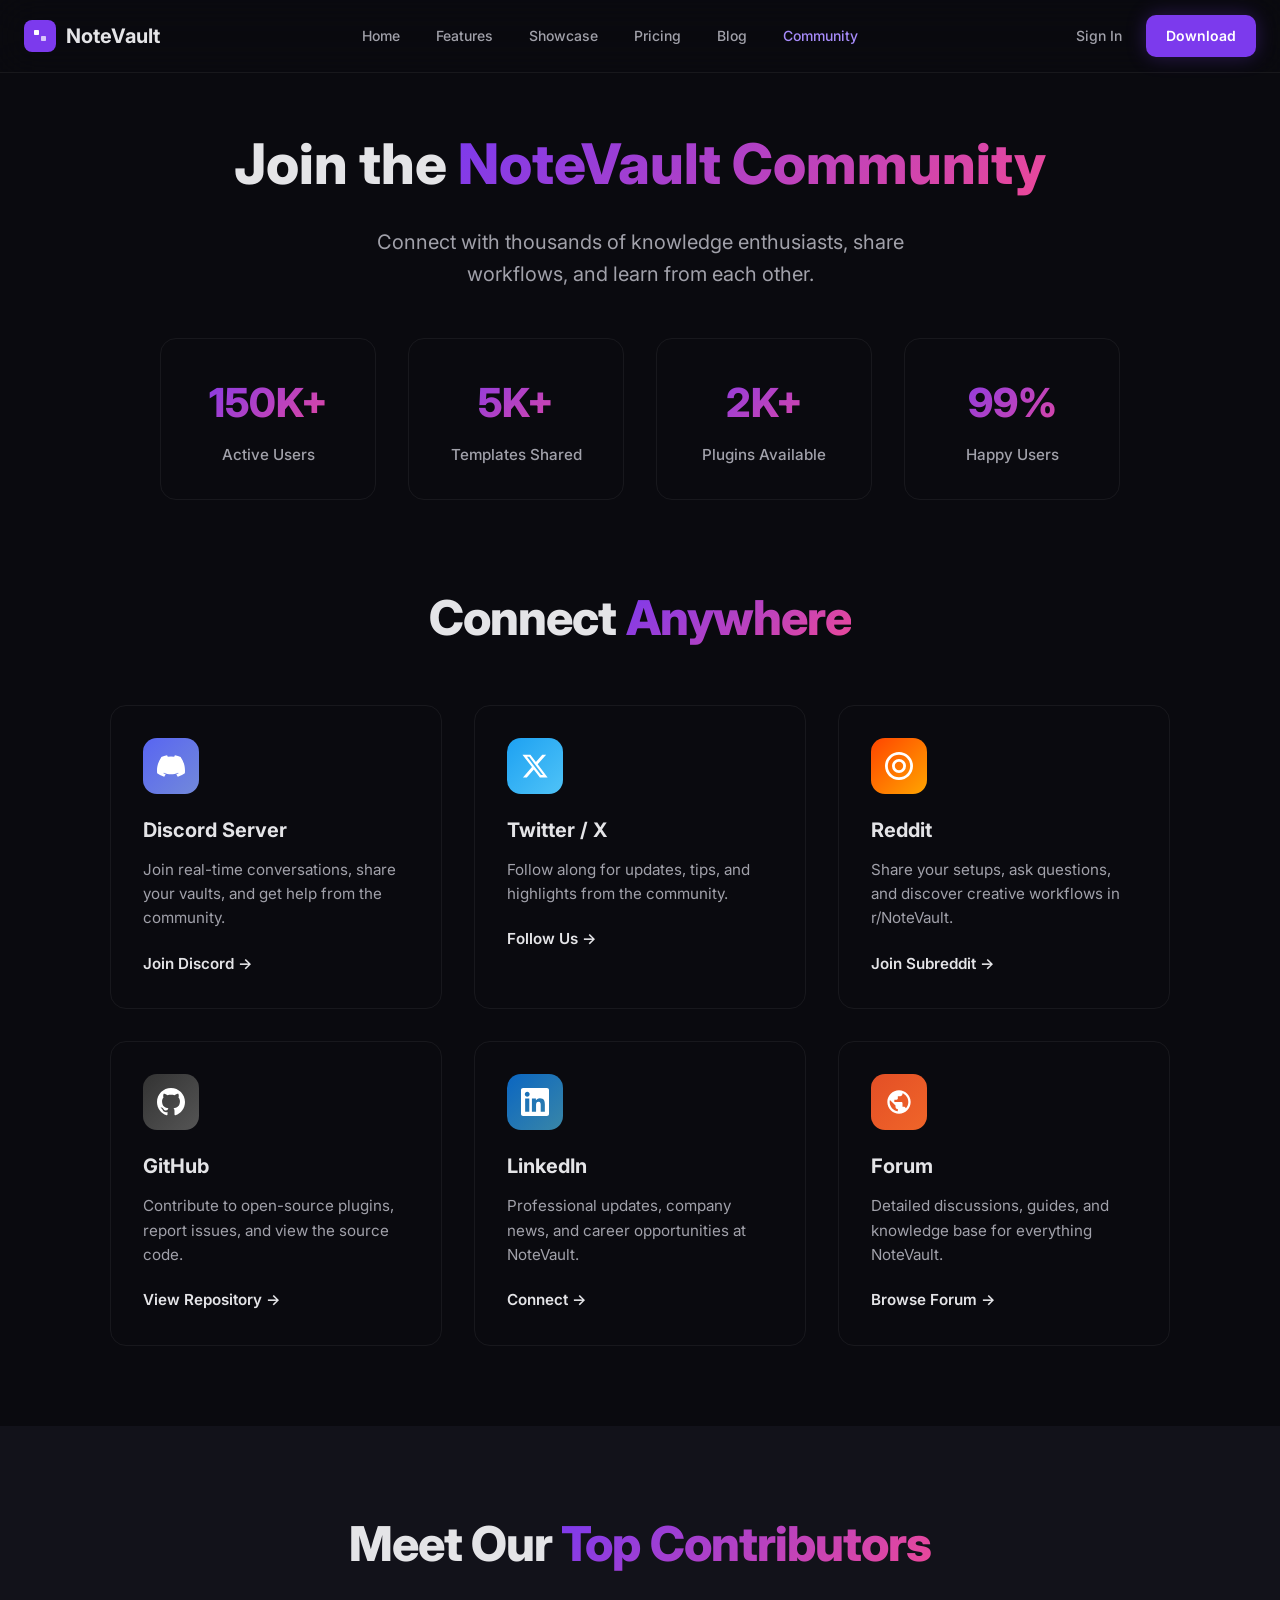
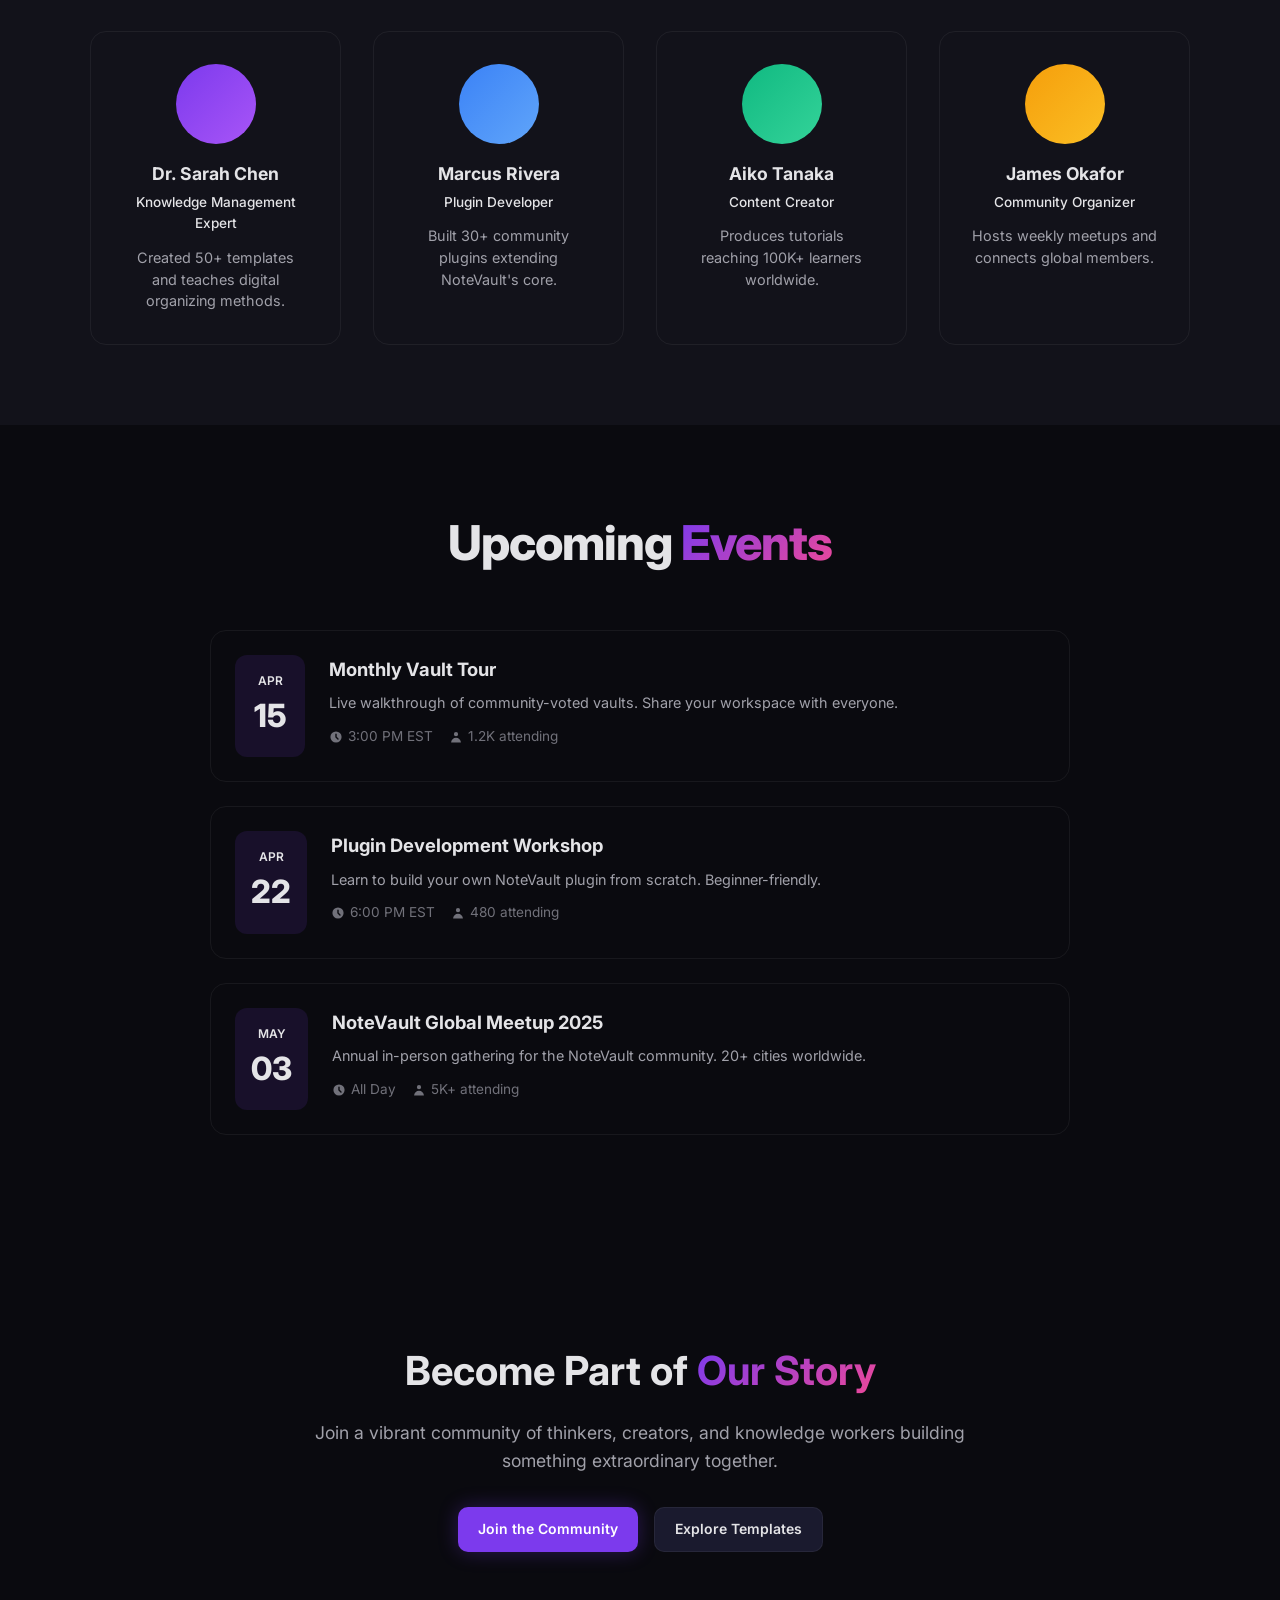
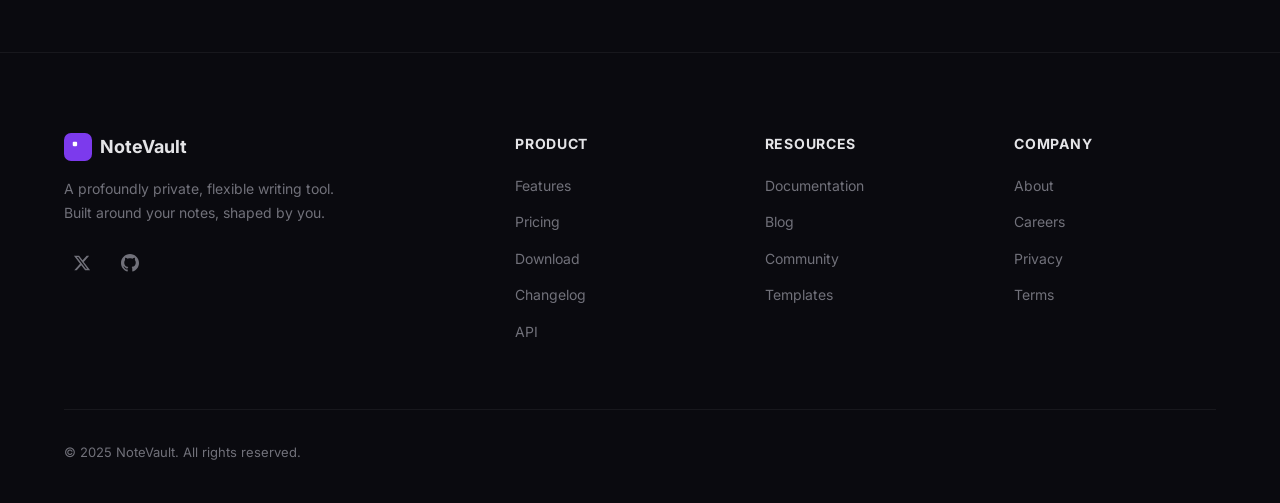
<file: community.html>
<!DOCTYPE html>
<html lang="en">
<head>
    <meta charset="UTF-8">
    <meta name="viewport" content="width=device-width, initial-scale=1.0">
    <title>Community - NoteVault</title>
    <link rel="stylesheet" href="styles.css">
    <link rel="preconnect" href="https://fonts.googleapis.com">
    <link href="https://fonts.googleapis.com/css2?family=Inter:wght@300;400;500;600;700;800&family=JetBrains+Mono:wght@400;500&display=swap" rel="stylesheet">
    <style>
        /* ===== Community Page Styles ===== */
        .page-hero {
            padding: 120px 0 80px;
            text-align: center;
            position: relative;
        }

        .page-hero h1 {
            font-size: 3.5rem;
            font-weight: 800;
            margin-bottom: 1rem;
        }

        .page-hero p {
            font-size: 1.25rem;
            color: var(--text-secondary);
            max-width: 600px;
            margin: 0 auto;
        }

        /* Community Stats */
        .community-stats {
            display: grid;
            grid-template-columns: repeat(4, 1fr);
            gap: 2rem;
            max-width: 1000px;
            margin: -2rem auto 0;
            padding: 0 20px;
        }

        .stat-card {
            background: var(--card-bg);
            border: 1px solid var(--border-color);
            border-radius: 16px;
            padding: 2rem;
            text-align: center;
        }

        .stat-number {
            font-size: 2.5rem;
            font-weight: 800;
            margin-bottom: 0.5rem;
        }

        .stat-label {
            color: var(--text-secondary);
            font-size: 0.95rem;
        }

        /* Community Channels */
        .channels-section {
            padding: 80px 20px;
            max-width: 1100px;
            margin: 0 auto;
        }

        .channels-section .section-header {
            text-align: center;
            margin-bottom: 3rem;
        }

        .channels-grid {
            display: grid;
            grid-template-columns: repeat(auto-fill, minmax(320px, 1fr));
            gap: 2rem;
        }

        .channel-card {
            background: var(--card-bg);
            border: 1px solid var(--border-color);
            border-radius: 16px;
            padding: 2rem;
            transition: all 0.3s;
        }

        .channel-card:hover {
            border-color: var(--primary-color);
            transform: translateY(-4px);
            box-shadow: 0 20px 40px rgba(124, 58, 237, 0.1);
        }

        .channel-icon {
            width: 56px;
            height: 56px;
            border-radius: 14px;
            display: flex;
            align-items: center;
            justify-content: center;
            margin-bottom: 1.25rem;
        }

        .channel-card h3 {
            font-size: 1.25rem;
            font-weight: 700;
            margin-bottom: 0.75rem;
        }

        .channel-card p {
            color: var(--text-secondary);
            font-size: 0.95rem;
            line-height: 1.6;
            margin-bottom: 1.25rem;
        }

        .channel-link {
            color: var(--primary-light);
            font-weight: 600;
            font-size: 0.95rem;
            display: inline-flex;
            align-items: center;
            gap: 0.4rem;
            transition: gap 0.3s;
        }

        .channel-card:hover .channel-link {
            gap: 0.7rem;
        }

        /* Featured Contributors */
        .contributors-section {
            padding: 80px 20px;
            background: var(--bg-secondary);
        }

        .contributors-section .section-header {
            text-align: center;
            margin-bottom: 3rem;
        }

        .contributors-grid {
            display: grid;
            grid-template-columns: repeat(auto-fill, minmax(250px, 1fr));
            gap: 2rem;
            max-width: 1100px;
            margin: 0 auto;
        }

        .contributor-card {
            background: var(--card-bg);
            border: 1px solid var(--border-color);
            border-radius: 16px;
            padding: 2rem;
            text-align: center;
            transition: all 0.3s;
        }

        .contributor-card:hover {
            border-color: var(--primary-color);
            transform: translateY(-4px);
        }

        .contributor-avatar {
            width: 80px;
            height: 80px;
            border-radius: 50%;
            margin: 0 auto 1rem;
            background: linear-gradient(135deg, var(--primary-color), var(--accent-color));
        }

        .contributor-card h4 {
            font-size: 1.1rem;
            font-weight: 700;
            margin-bottom: 0.25rem;
        }

        .contributor-role {
            color: var(--primary-light);
            font-size: 0.85rem;
            font-weight: 500;
            margin-bottom: 0.75rem;
        }

        .contributor-bio {
            color: var(--text-secondary);
            font-size: 0.9rem;
            line-height: 1.5;
        }

        /* Events */
        .events-section {
            padding: 80px 20px;
            max-width: 900px;
            margin: 0 auto;
        }

        .events-section .section-header {
            text-align: center;
            margin-bottom: 3rem;
        }

        .event-card {
            display: flex;
            gap: 1.5rem;
            background: var(--card-bg);
            border: 1px solid var(--border-color);
            border-radius: 16px;
            padding: 1.5rem;
            margin-bottom: 1.5rem;
            transition: all 0.3s;
        }

        .event-card:hover {
            border-color: var(--primary-color);
        }

        .event-date {
            min-width: 70px;
            text-align: center;
            background: rgba(124, 58, 237, 0.12);
            border-radius: 12px;
            padding: 1rem;
            height: fit-content;
        }

        .event-date .month {
            font-size: 0.75rem;
            text-transform: uppercase;
            color: var(--primary-light);
            font-weight: 600;
        }

        .event-date .day {
            font-size: 2rem;
            font-weight: 800;
            color: var(--primary-light);
        }

        .event-info {
            flex: 1;
        }

        .event-info h4 {
            font-size: 1.15rem;
            font-weight: 700;
            margin-bottom: 0.5rem;
        }

        .event-info p {
            color: var(--text-secondary);
            font-size: 0.9rem;
            line-height: 1.5;
        }

        .event-meta {
            display: flex;
            gap: 1rem;
            margin-top: 0.75rem;
            font-size: 0.85rem;
            color: var(--text-muted);
        }

        .event-meta span {
            display: flex;
            align-items: center;
            gap: 0.3rem;
        }

        /* CTA Section */
        .cta-section {
            padding: 100px 20px;
            text-align: center;
        }

        .cta-card {
            max-width: 700px;
            margin: 0 auto;
        }

        .cta-card h2 {
            font-size: 2.5rem;
            margin-bottom: 1rem;
        }

        .cta-card p {
            color: var(--text-secondary);
            font-size: 1.1rem;
            margin-bottom: 2rem;
        }

        .cta-buttons {
            display: flex;
            gap: 1rem;
            justify-content: center;
            flex-wrap: wrap;
        }

        @media (max-width: 768px) {
            .page-hero h1 {
                font-size: 2.5rem;
            }

            .community-stats {
                grid-template-columns: repeat(2, 1fr);
            }

            .channels-grid {
                grid-template-columns: 1fr;
            }

            .event-card {
                flex-direction: column;
            }

            .event-date {
                display: flex;
                gap: 0.5rem;
                padding: 0.5rem 1rem;
            }

            .event-date .day {
                font-size: 1.5rem;
            }
        }
    </style>
</head>
<body>
    <!-- Navigation -->
    <nav class="navbar">
        <div class="nav-container">
            <div class="nav-logo">
                <svg width="32" height="32" viewBox="0 0 32 32" fill="none">
                    <rect width="32" height="32" rx="8" fill="#7C3AED"/>
                    <path d="M10 11C10 10.4477 10.4477 10 11 10H14C14.5523 10 15 10.4477 15 11V14C15 14.5523 14.5523 15 14 15H11C10.4477 15 10 14.5523 10 14V11Z" fill="white"/>
                    <path d="M17 17C17 16.4477 17.4477 16 18 16H21C21.5523 16 22 16.4477 22 17V20C22 20.5523 21.5523 21 21 21H18C17.4477 21 17 20.5523 17 20V17Z" fill="white" opacity="0.7"/>
                </svg>
                <span>NoteVault</span>
            </div>
            <div class="nav-links">
                <a href="index.html" class="nav-link">Home</a>
                <a href="features.html" class="nav-link">Features</a>
                <a href="showcase.html" class="nav-link">Showcase</a>
                <a href="pricing.html" class="nav-link">Pricing</a>
                <a href="blog.html" class="nav-link">Blog</a>
                <a href="community.html" class="nav-link active">Community</a>
            </div>
            <div class="nav-actions">
                <a href="#" class="nav-link">Sign In</a>
                <a href="download.html" class="btn btn-primary">Download</a>
            </div>
            <button class="mobile-menu-btn">
                <span></span>
                <span></span>
                <span></span>
            </button>
        </div>
    </nav>

    <!-- Page Hero -->
    <section class="page-hero">
        <h1>Join the <span class="gradient-text">NoteVault Community</span></h1>
        <p>Connect with thousands of knowledge enthusiasts, share workflows, and learn from each other.</p>
    </section>

    <!-- Stats -->
    <div class="community-stats">
        <div class="stat-card">
            <div class="stat-number gradient-text">150K+</div>
            <div class="stat-label">Active Users</div>
        </div>
        <div class="stat-card">
            <div class="stat-number gradient-text">5K+</div>
            <div class="stat-label">Templates Shared</div>
        </div>
        <div class="stat-card">
            <div class="stat-number gradient-text">2K+</div>
            <div class="stat-label">Plugins Available</div>
        </div>
        <div class="stat-card">
            <div class="stat-number gradient-text">99%</div>
            <div class="stat-label">Happy Users</div>
        </div>
    </div>

    <!-- Channels -->
    <section class="channels-section">
        <div class="section-header">
            <h2>Connect <span class="gradient-text">Anywhere</span></h2>
        </div>

        <div class="channels-grid">
            <div class="channel-card">
                <div class="channel-icon" style="background: linear-gradient(135deg, #5865F2, #7289DA);">
                    <svg width="28" height="28" viewBox="0 0 24 24" fill="white"><path d="M20.317 4.37a19.791 19.791 0 0 0-4.885-1.515.074.074 0 0 0-.079.037c-.21.375-.444.864-.608 1.25a18.27 18.27 0 0 0-5.487 0 12.64 12.64 0 0 0-.617-1.25.077.077 0 0 0-.079-.037A19.736 19.736 0 0 0 3.677 4.37a.07.07 0 0 0-.032.027C.533 9.046-.32 13.58.099 18.057a.082.082 0 0 0 .031.057 19.9 19.9 0 0 0 5.993 3.03.078.078 0 0 0 .084-.028c.462-.63.874-1.295 1.226-1.994a.076.076 0 0 0-.041-.106 13.177 13.177 0 0 1-1.872-.892.077.077 0 0 1-.008-.128 10.28 10.28 0 0 0 .372-.292.074.074 0 0 1 .077-.01c3.928 1.793 8.18 1.793 12.062 0a.074.074 0 0 1 .078.01c.12.098.246.198.373.292a.077.077 0 0 1-.006.127 12.299 12.299 0 0 1-1.873.892.077.077 0 0 0-.041.107c.36.698.772 1.362 1.225 1.993a.076.076 0 0 0 .084.028 19.839 19.839 0 0 0 6.002-3.03.077.077 0 0 0 .032-.054c.5-5.177-.838-9.674-3.549-13.66a.061.061 0 0 0-.031-.03z"/></svg>
                </div>
                <h3>Discord Server</h3>
                <p>Join real-time conversations, share your vaults, and get help from the community.</p>
                <a href="#" class="channel-link">Join Discord →</a>
            </div>

            <div class="channel-card">
                <div class="channel-icon" style="background: linear-gradient(135deg, #1DA1F2, #4FC3F7);">
                    <svg width="28" height="28" viewBox="0 0 24 24" fill="white"><path d="M18.244 2.25h3.308l-7.227 8.26 8.502 11.24H16.17l-5.214-6.817L4.99 21.75H1.68l7.73-8.835L1.254 2.25H8.08l4.713 6.231zm-1.161 17.52h1.833L7.084 4.126H5.117z"/></svg>
                </div>
                <h3>Twitter / X</h3>
                <p>Follow along for updates, tips, and highlights from the community.</p>
                <a href="#" class="channel-link">Follow Us →</a>
            </div>

            <div class="channel-card">
                <div class="channel-icon" style="background: linear-gradient(135deg, #FF4500, #FFA500);">
                    <svg width="28" height="28" viewBox="0 0 24 24" fill="white"><path d="M12 0C5.373 0 0 5.373 0 12s5.373 12 12 12 12-5.373 12-12S18.627 0 12 0zm0 2.4a9.6 9.6 0 0 1 9.6 9.6 9.6 9.6 0 0 1-9.6 9.6A9.6 9.6 0 0 1 2.4 12 9.6 9.6 0 0 1 12 2.4zM12 6a6 6 0 1 0 0 12 6 6 0 0 0 0-12zm0 2.4a3.6 3.6 0 1 1 0 7.2 3.6 3.6 0 0 1 0-7.2z"/></svg>
                </div>
                <h3>Reddit</h3>
                <p>Share your setups, ask questions, and discover creative workflows in r/NoteVault.</p>
                <a href="#" class="channel-link">Join Subreddit →</a>
            </div>

            <div class="channel-card">
                <div class="channel-icon" style="background: linear-gradient(135deg, #333, #555);">
                    <svg width="28" height="28" viewBox="0 0 24 24" fill="white"><path d="M12 0c-6.626 0-12 5.373-12 12 0 5.302 3.438 9.8 8.207 11.387.599.111.793-.261.793-.577v-2.234c-3.338.726-4.033-1.416-4.033-1.416-.546-1.387-1.333-1.756-1.333-1.756-1.089-.745.083-.729.083-.729 1.205.084 1.839 1.237 1.839 1.237 1.07 1.834 2.807 1.304 3.492.997.107-.775.418-1.305.762-1.604-2.665-.305-5.467-1.334-5.467-5.931 0-1.311.469-2.381 1.236-3.221-.124-.303-.535-1.524.117-3.176 0 0 1.008-.322 3.301 1.23.957-.266 1.983-.399 3.003-.404 1.02.005 2.047.138 3.006.404 2.291-1.552 3.297-1.23 3.297-1.23.653 1.653.242 2.874.118 3.176.77.84 1.235 1.911 1.235 3.221 0 4.609-2.807 5.624-5.479 5.921.43.372.823 1.102.823 2.222v3.293c0 .319.192.694.801.576 4.765-1.589 8.199-6.086 8.199-11.386 0-6.627-5.373-12-12-12z"/></svg>
                </div>
                <h3>GitHub</h3>
                <p>Contribute to open-source plugins, report issues, and view the source code.</p>
                <a href="#" class="channel-link">View Repository →</a>
            </div>

            <div class="channel-card">
                <div class="channel-icon" style="background: linear-gradient(135deg, #0A66C2, #3986A7);">
                    <svg width="28" height="28" viewBox="0 0 24 24" fill="white"><path d="M20.447 20.452h-3.554v-5.569c0-1.328-.027-3.037-1.852-3.037-1.853 0-2.136 1.445-2.136 2.939v5.667H9.351V9h3.414v1.561h.046c.477-.9 1.637-1.85 3.37-1.85 3.601 0 4.267 2.37 4.267 5.455v6.286zM5.337 7.433c-1.144 0-2.063-.926-2.063-2.065 0-1.138.92-2.063 2.063-2.063 1.14 0 2.064.925 2.064 2.063 0 1.139-.925 2.065-2.064 2.065zm1.782 13.019H3.555V9h3.564v11.452zM22.225 0H1.771C.792 0 0 .774 0 1.729v20.542C0 23.227.792 24 1.771 24h20.451C23.2 24 24 23.227 24 22.271V1.729C24 .774 23.2 0 22.222 0h.003z"/></svg>
                </div>
                <h3>LinkedIn</h3>
                <p>Professional updates, company news, and career opportunities at NoteVault.</p>
                <a href="#" class="channel-link">Connect →</a>
            </div>

            <div class="channel-card">
                <div class="channel-icon" style="background: linear-gradient(135deg, #E34F26, #F06529);">
                    <svg width="28" height="28" viewBox="0 0 24 24" fill="white"><path d="M12 2C6.48 2 2 6.48 2 12s4.48 10 10 10 10-4.48 10-10S17.52 2 12 2zm-1 17.93c-3.95-.49-7-3.85-7-7.93 0-.62.08-1.21.21-1.79L9 15v1c0 1.1.9 2 2 2v1.93zm6.9-2.54c-.26-.81-1-1.39-1.9-1.39h-1v-3c0-.55-.45-1-1-1H8v-2h2c.55 0 1-.45 1-1V7h2c1.1 0 2-.9 2-2v-.41c2.93 1.19 5 4.06 5 7.41 0 2.08-.8 3.97-2.1 5.39z"/></svg>
                </div>
                <h3>Forum</h3>
                <p>Detailed discussions, guides, and knowledge base for everything NoteVault.</p>
                <a href="#" class="channel-link">Browse Forum →</a>
            </div>
        </div>
    </section>

    <!-- Featured Contributors -->
    <section class="contributors-section">
        <div class="section-header">
            <h2>Meet Our <span class="gradient-text">Top Contributors</span></h2>
        </div>

        <div class="contributors-grid">
            <div class="contributor-card">
                <div class="contributor-avatar" style="background: linear-gradient(135deg, #7C3AED, #a855f7);"></div>
                <h4>Dr. Sarah Chen</h4>
                <div class="contributor-role">Knowledge Management Expert</div>
                <p class="contributor-bio">Created 50+ templates and teaches digital organizing methods.</p>
            </div>

            <div class="contributor-card">
                <div class="contributor-avatar" style="background: linear-gradient(135deg, #3b82f6, #60a5fa);"></div>
                <h4>Marcus Rivera</h4>
                <div class="contributor-role">Plugin Developer</div>
                <p class="contributor-bio">Built 30+ community plugins extending NoteVault's core.</p>
            </div>

            <div class="contributor-card">
                <div class="contributor-avatar" style="background: linear-gradient(135deg, #10b981, #34d399);"></div>
                <h4>Aiko Tanaka</h4>
                <div class="contributor-role">Content Creator</div>
                <p class="contributor-bio">Produces tutorials reaching 100K+ learners worldwide.</p>
            </div>

            <div class="contributor-card">
                <div class="contributor-avatar" style="background: linear-gradient(135deg, #f59e0b, #fbbf24);"></div>
                <h4>James Okafor</h4>
                <div class="contributor-role">Community Organizer</div>
                <p class="contributor-bio">Hosts weekly meetups and connects global members.</p>
            </div>
        </div>
    </section>

    <!-- Events -->
    <section class="events-section">
        <div class="section-header">
            <h2>Upcoming <span class="gradient-text">Events</span></h2>
        </div>

        <div class="event-card">
            <div class="event-date">
                <div class="month">Apr</div>
                <div class="day">15</div>
            </div>
            <div class="event-info">
                <h4>Monthly Vault Tour</h4>
                <p>Live walkthrough of community-voted vaults. Share your workspace with everyone.</p>
                <div class="event-meta">
                    <span>
                        <svg width="14" height="14" viewBox="0 0 20 20" fill="currentColor"><path fill-rule="evenodd" d="M10 18a8 8 0 100-16 8 8 0 000 16zm1-12a1 1 0 10-2 0v4a1 1 0 00.293.707l2.828 2.829a1 1 0 101.415-1.415L11 9.586V6z" clip-rule="evenodd"/></svg>
                        3:00 PM EST
                    </span>
                    <span>
                        <svg width="14" height="14" viewBox="0 0 20 20" fill="currentColor"><path d="M10 9a3 3 0 100-6 3 3 0 000 6zm-7 9a7 7 0 1114 0H3z"/></svg>
                        1.2K attending
                    </span>
                </div>
            </div>
        </div>

        <div class="event-card">
            <div class="event-date">
                <div class="month">Apr</div>
                <div class="day">22</div>
            </div>
            <div class="event-info">
                <h4>Plugin Development Workshop</h4>
                <p>Learn to build your own NoteVault plugin from scratch. Beginner-friendly.</p>
                <div class="event-meta">
                    <span>
                        <svg width="14" height="14" viewBox="0 0 20 20" fill="currentColor"><path fill-rule="evenodd" d="M10 18a8 8 0 100-16 8 8 0 000 16zm1-12a1 1 0 10-2 0v4a1 1 0 00.293.707l2.828 2.829a1 1 0 101.415-1.415L11 9.586V6z" clip-rule="evenodd"/></svg>
                        6:00 PM EST
                    </span>
                    <span>
                        <svg width="14" height="14" viewBox="0 0 20 20" fill="currentColor"><path d="M10 9a3 3 0 100-6 3 3 0 000 6zm-7 9a7 7 0 1114 0H3z"/></svg>
                        480 attending
                    </span>
                </div>
            </div>
        </div>

        <div class="event-card">
            <div class="event-date">
                <div class="month">May</div>
                <div class="day">03</div>
            </div>
            <div class="event-info">
                <h4>NoteVault Global Meetup 2025</h4>
                <p>Annual in-person gathering for the NoteVault community. 20+ cities worldwide.</p>
                <div class="event-meta">
                    <span>
                        <svg width="14" height="14" viewBox="0 0 20 20" fill="currentColor"><path fill-rule="evenodd" d="M10 18a8 8 0 100-16 8 8 0 000 16zm1-12a1 1 0 10-2 0v4a1 1 0 00.293.707l2.828 2.829a1 1 0 101.415-1.415L11 9.586V6z" clip-rule="evenodd"/></svg>
                        All Day
                    </span>
                    <span>
                        <svg width="14" height="14" viewBox="0 0 20 20" fill="currentColor"><path d="M10 9a3 3 0 100-6 3 3 0 000 6zm-7 9a7 7 0 1114 0H3z"/></svg>
                        5K+ attending
                    </span>
                </div>
            </div>
        </div>
    </section>

    <!-- CTA -->
    <section class="cta-section">
        <div class="cta-card">
            <h2>Become Part of <span class="gradient-text">Our Story</span></h2>
            <p>Join a vibrant community of thinkers, creators, and knowledge workers building something extraordinary together.</p>
            <div class="cta-buttons">
                <a href="#" class="btn btn-primary">Join the Community</a>
                <a href="#" class="btn btn-secondary">Explore Templates</a>
            </div>
        </div>
    </section>

    <!-- Footer -->
    <footer class="footer">
        <div class="container">
            <div class="footer-grid">
                <div class="footer-brand">
                    <div class="footer-logo">
                        <svg width="28" height="28" viewBox="0 0 32 32" fill="none">
                            <rect width="32" height="32" rx="8" fill="#7C3AED"/>
                            <path d="M10 11C10 10.4477 10.4477 10 11 10H14C14.5523 10 15 10.4477 15 11V14C15 14.5523 14.5523 15 14 15H11C10.4477 15 10 14.5523 10 14V11Z" fill="white"/>
                        </svg>
                        <span>NoteVault</span>
                    </div>
                    <p>A profoundly private, flexible writing tool.<br>Built around your notes, shaped by you.</p>
                    <div class="footer-social">
                        <a href="#" aria-label="Twitter">
                            <svg width="18" height="18" viewBox="0 0 24 24" fill="currentColor"><path d="M18.244 2.25h3.308l-7.227 8.26 8.502 11.24H16.17l-5.214-6.817L4.99 21.75H1.68l7.73-8.835L1.254 2.25H8.08l4.713 6.231zm-1.161 17.52h1.833L7.084 4.126H5.117z"/></svg>
                        </a>
                        <a href="#" aria-label="GitHub">
                            <svg width="18" height="18" viewBox="0 0 24 24" fill="currentColor"><path d="M12 0c-6.626 0-12 5.373-12 12 0 5.302 3.438 9.8 8.207 11.387.599.111.793-.261.793-.577v-2.234c-3.338.726-4.033-1.416-4.033-1.416-.546-1.387-1.333-1.756-1.333-1.756-1.089-.745.083-.729.083-.729 1.205.084 1.839 1.237 1.839 1.237 1.07 1.834 2.807 1.304 3.492.997.107-.775.418-1.305.762-1.604-2.665-.305-5.467-1.334-5.467-5.931 0-1.311.469-2.381 1.236-3.221-.124-.303-.535-1.524.117-3.176 0 0 1.008-.322 3.301 1.23.957-.266 1.983-.399 3.003-.404 1.02.005 2.047.138 3.006.404 2.291-1.552 3.297-1.23 3.297-1.23.653 1.653.242 2.874.118 3.176.77.84 1.235 1.911 1.235 3.221 0 4.609-2.807 5.624-5.479 5.921.43.372.823 1.102.823 2.222v3.293c0 .319.192.694.801.576 4.765-1.589 8.199-6.086 8.199-11.386 0-6.627-5.373-12-12-12z"/></svg>
                        </a>
                    </div>
                </div>
                <div class="footer-column">
                    <h4>Product</h4>
                    <a href="features.html">Features</a>
                    <a href="pricing.html">Pricing</a>
                    <a href="download.html">Download</a>
                    <a href="#">Changelog</a>
                    <a href="#">API</a>
                </div>
                <div class="footer-column">
                    <h4>Resources</h4>
                    <a href="#">Documentation</a>
                    <a href="blog.html">Blog</a>
                    <a href="community.html">Community</a>
                    <a href="#">Templates</a>
                </div>
                <div class="footer-column">
                    <h4>Company</h4>
                    <a href="#">About</a>
                    <a href="#">Careers</a>
                    <a href="#">Privacy</a>
                    <a href="#">Terms</a>
                </div>
            </div>
            <div class="footer-bottom">
                <p>&copy; 2025 NoteVault. All rights reserved.</p>
            </div>
        </div>
    </footer>

    <script src="script.js"></script>
</body>
</html>
</file>
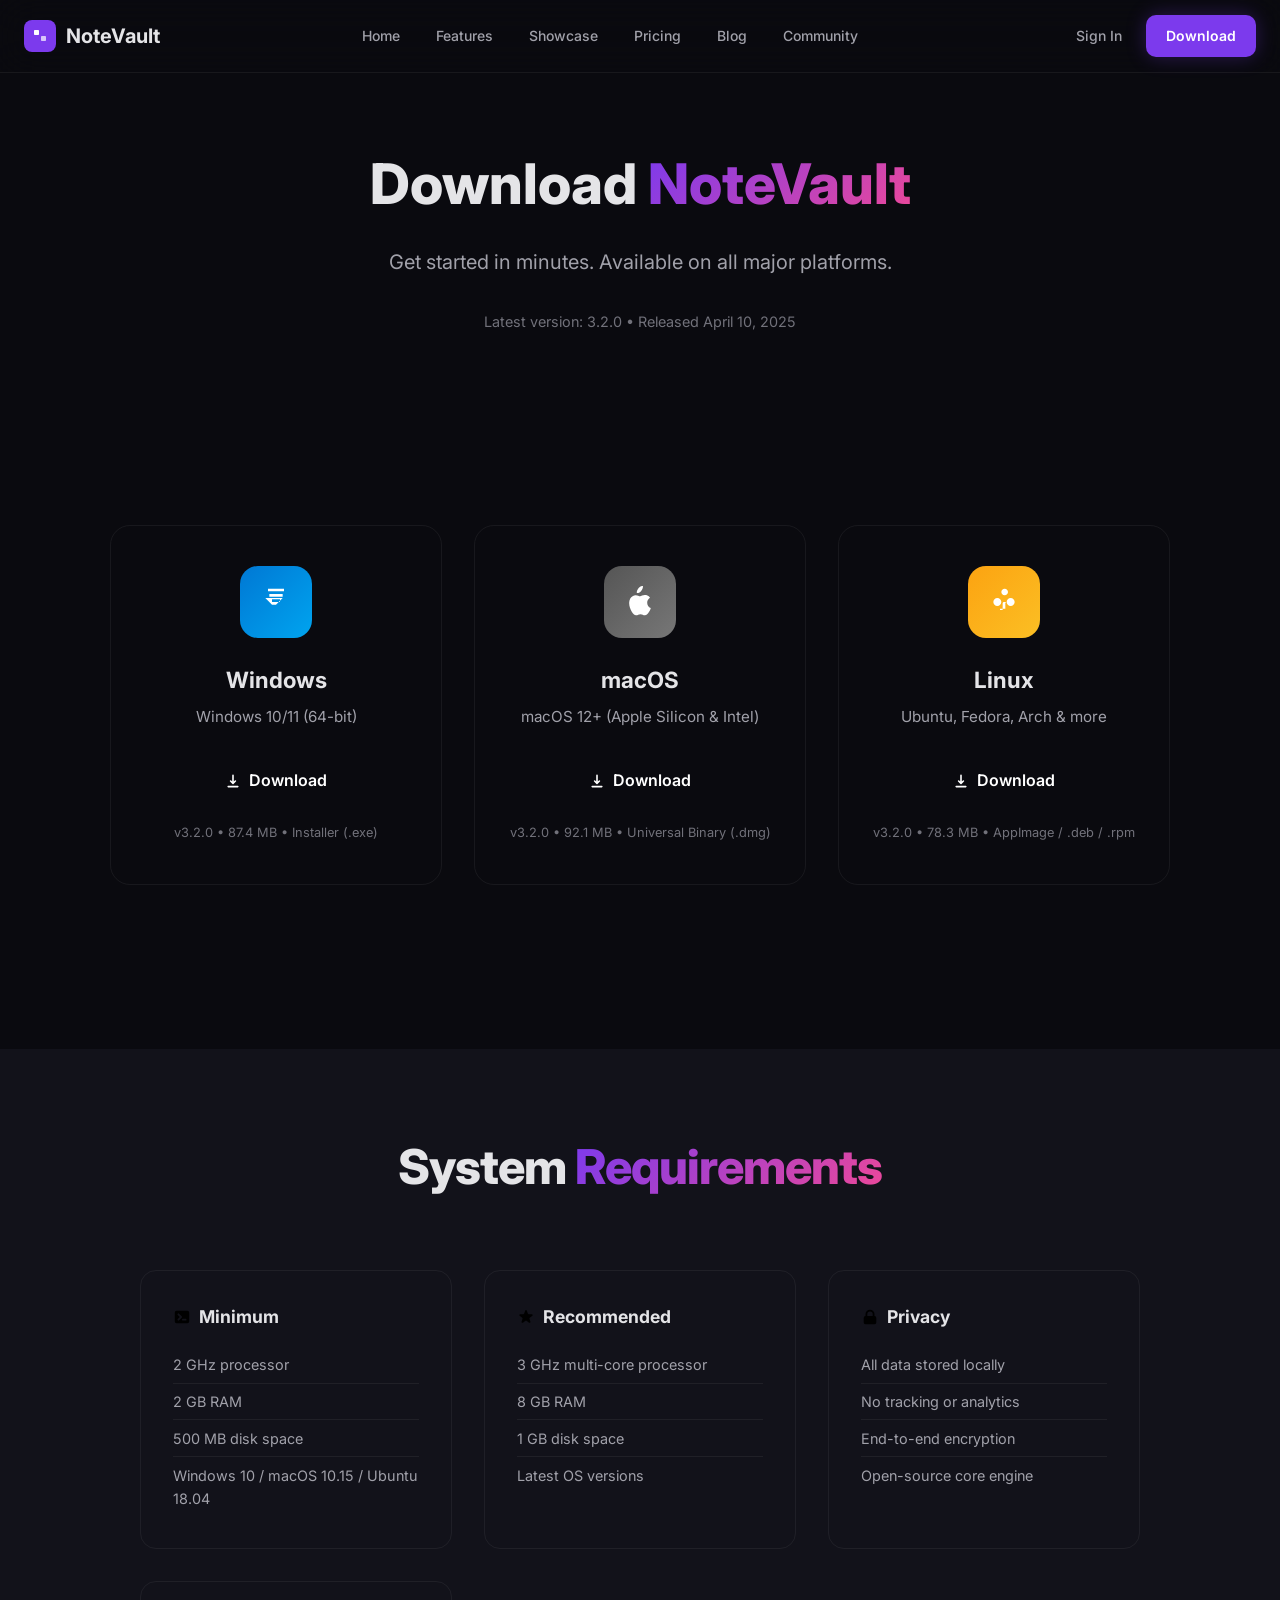
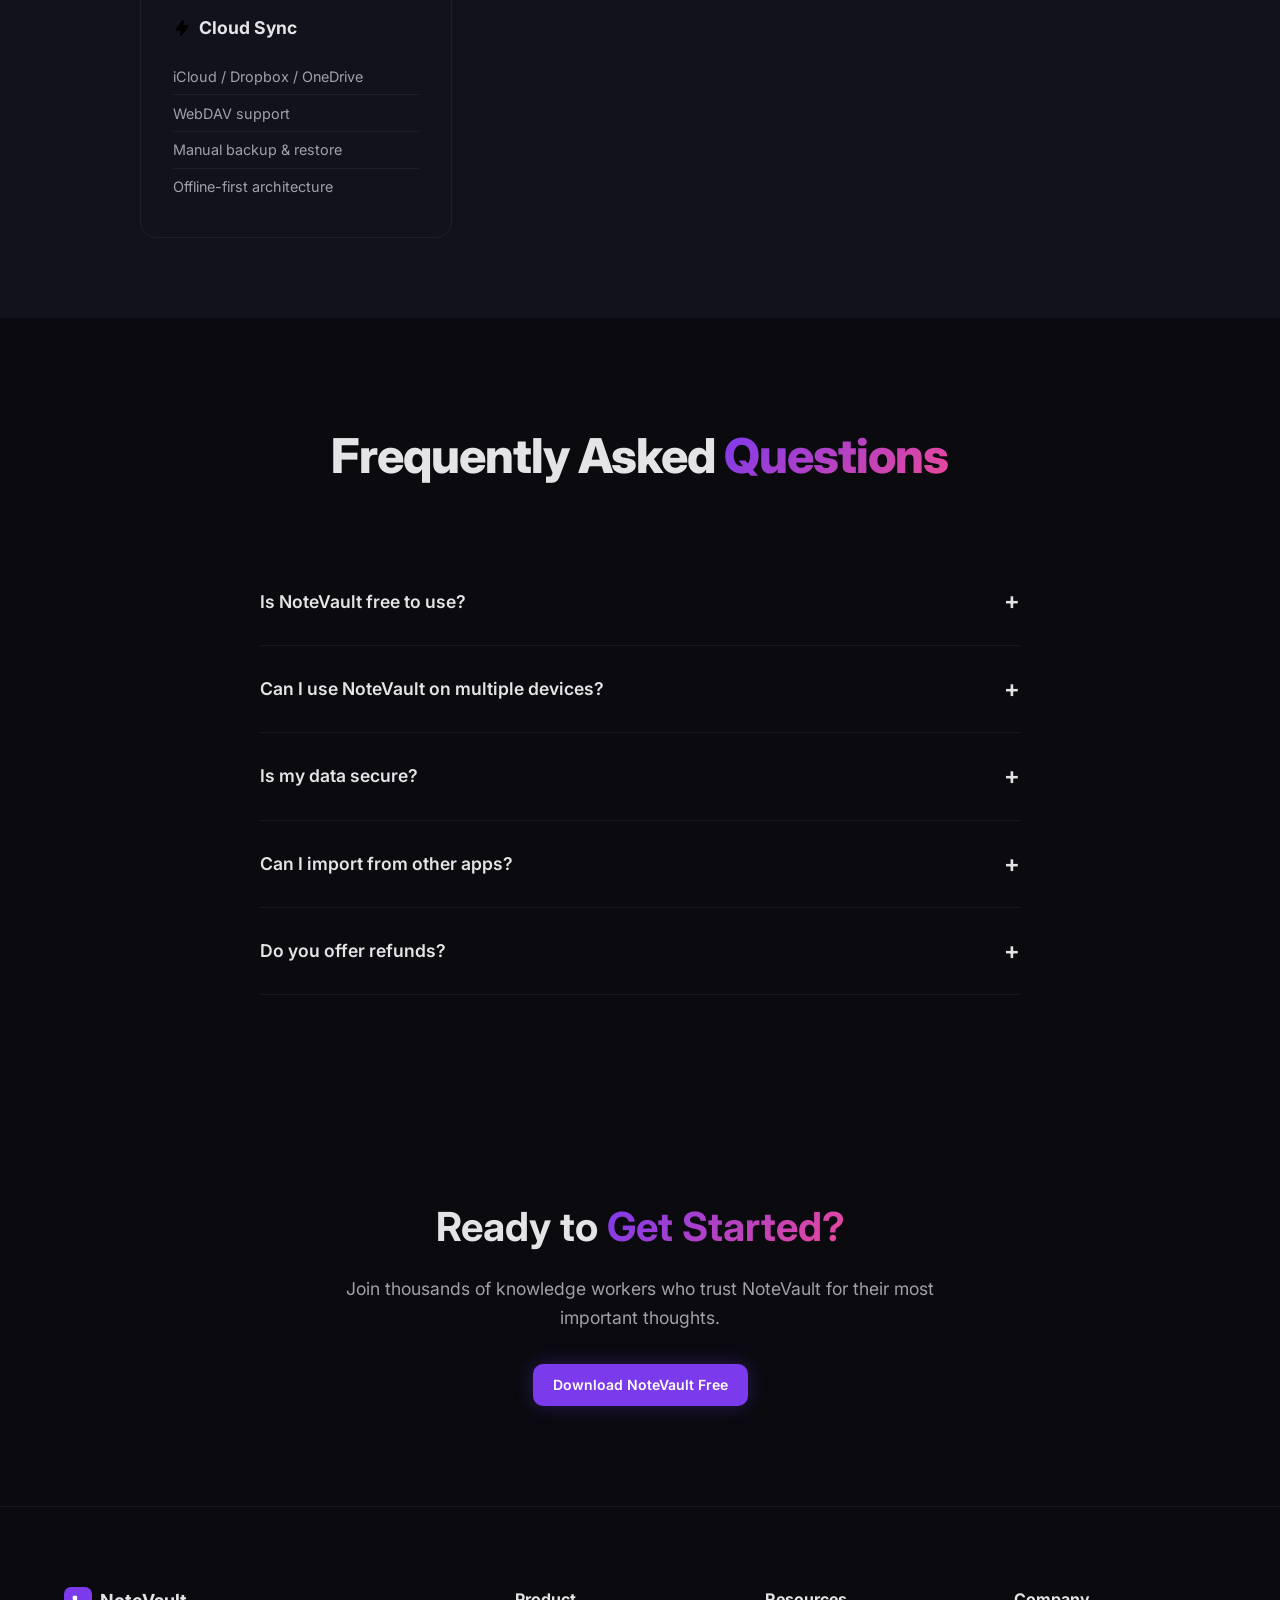
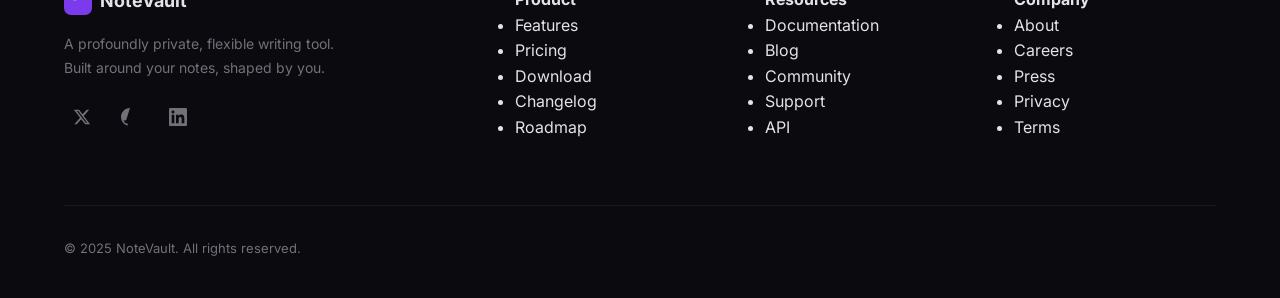
<file: download.html>
<!DOCTYPE html>
<html lang="en">
<head>
    <meta charset="UTF-8">
    <meta name="viewport" content="width=device-width, initial-scale=1.0">
    <title>Download - NoteVault</title>
    <link rel="stylesheet" href="styles.css">
    <link rel="preconnect" href="https://fonts.googleapis.com">
    <link href="https://fonts.googleapis.com/css2?family=Inter:wght@300;400;500;600;700;800&family=JetBrains+Mono:wght@400;500&display=swap" rel="stylesheet">
    <style>
        /* ===== Download Page Styles ===== */
        .download-hero {
            padding: 140px 0 100px;
            text-align: center;
            position: relative;
        }

        .download-hero h1 {
            font-size: 3.5rem;
            font-weight: 800;
            margin-bottom: 1rem;
        }

        .download-hero p {
            font-size: 1.25rem;
            color: var(--text-secondary);
            max-width: 600px;
            margin: 0 auto 2rem;
        }

        .version-info {
            color: var(--text-muted);
            font-size: 0.9rem;
            margin-bottom: 2rem;
        }

        /* Download Cards */
        .download-section {
            padding: 60px 20px 100px;
            max-width: 1100px;
            margin: 0 auto;
        }

        .download-grid {
            display: grid;
            grid-template-columns: repeat(auto-fill, minmax(300px, 1fr));
            gap: 2rem;
            margin-bottom: 4rem;
        }

        .download-card {
            background: var(--card-bg);
            border: 1px solid var(--border-color);
            border-radius: 20px;
            padding: 2.5rem 2rem;
            text-align: center;
            transition: all 0.3s;
            position: relative;
            overflow: hidden;
        }

        .download-card::before {
            content: '';
            position: absolute;
            top: 0;
            left: 0;
            right: 0;
            height: 3px;
            background: linear-gradient(90deg, var(--primary-color), var(--accent-color));
            opacity: 0;
            transition: opacity 0.3s;
        }

        .download-card:hover {
            border-color: var(--primary-color);
            transform: translateY(-8px);
            box-shadow: 0 20px 40px rgba(124, 58, 237, 0.15);
        }

        .download-card:hover::before {
            opacity: 1;
        }

        .download-icon {
            width: 72px;
            height: 72px;
            border-radius: 18px;
            display: flex;
            align-items: center;
            justify-content: center;
            margin: 0 auto 1.5rem;
            font-size: 2rem;
        }

        .download-card h3 {
            font-size: 1.4rem;
            font-weight: 700;
            margin-bottom: 0.5rem;
        }

        .download-card .os-name {
            color: var(--text-secondary);
            font-size: 0.95rem;
            margin-bottom: 1.5rem;
        }

        .download-card .download-btn {
            display: inline-flex;
            align-items: center;
            gap: 0.5rem;
            padding: 0.875rem 2rem;
            background: linear-gradient(135deg, var(--primary-color), var(--accent-color));
            color: white;
            border-radius: 12px;
            font-weight: 600;
            font-size: 1rem;
            text-decoration: none;
            transition: all 0.3s;
            border: none;
            cursor: pointer;
        }

        .download-card .download-btn:hover {
            transform: scale(1.05);
            box-shadow: 0 10px 30px rgba(124, 58, 237, 0.4);
        }

        .download-meta {
            margin-top: 1rem;
            font-size: 0.8rem;
            color: var(--text-muted);
        }

        /* System Requirements */
        .requirements-section {
            padding: 80px 20px;
            background: var(--bg-secondary);
        }

        .requirements-grid {
            display: grid;
            grid-template-columns: repeat(auto-fill, minmax(250px, 1fr));
            gap: 2rem;
            max-width: 1000px;
            margin: 0 auto;
        }

        .requirement-card {
            background: var(--card-bg);
            border: 1px solid var(--border-color);
            border-radius: 16px;
            padding: 2rem;
        }

        .requirement-card h4 {
            font-size: 1.1rem;
            font-weight: 700;
            margin-bottom: 1rem;
            display: flex;
            align-items: center;
            gap: 0.5rem;
        }

        .requirement-card ul {
            list-style: none;
            padding: 0;
        }

        .requirement-card li {
            color: var(--text-secondary);
            font-size: 0.9rem;
            padding: 0.4rem 0;
            border-bottom: 1px solid var(--border-color);
        }

        .requirement-card li:last-child {
            border-bottom: none;
        }

        /* FAQ */
        .faq-section {
            padding: 100px 20px;
            max-width: 800px;
            margin: 0 auto;
        }

        .faq-item {
            border-bottom: 1px solid var(--border-color);
            padding: 1.5rem 0;
        }

        .faq-question {
            display: flex;
            justify-content: space-between;
            align-items: center;
            cursor: pointer;
            font-weight: 600;
            font-size: 1.1rem;
            gap: 1rem;
        }

        .faq-question:hover {
            color: var(--primary-light);
        }

        .faq-answer {
            max-height: 0;
            overflow: hidden;
            transition: max-height 0.3s ease;
        }

        .faq-answer.open {
            max-height: 200px;
            padding-top: 1rem;
        }

        .faq-answer p {
            color: var(--text-secondary);
            line-height: 1.6;
        }

        .faq-icon {
            font-size: 1.5rem;
            transition: transform 0.3s;
        }

        .faq-question.active .faq-icon {
            transform: rotate(45deg);
        }

        /* CTA */
        .download-cta {
            padding: 100px 20px;
            text-align: center;
        }

        .download-cta h2 {
            font-size: 2.5rem;
            margin-bottom: 1rem;
        }

        .download-cta p {
            color: var(--text-secondary);
            font-size: 1.1rem;
            margin-bottom: 2rem;
            max-width: 600px;
            margin-left: auto;
            margin-right: auto;
        }

        @media (max-width: 768px) {
            .download-hero h1 {
                font-size: 2.5rem;
            }

            .download-grid {
                grid-template-columns: 1fr;
            }
        }
    </style>
</head>
<body>
    <!-- Navigation -->
    <nav class="navbar">
        <div class="nav-container">
            <div class="nav-logo">
                <svg width="32" height="32" viewBox="0 0 32 32" fill="none">
                    <rect width="32" height="32" rx="8" fill="#7C3AED"/>
                    <path d="M10 11C10 10.4477 10.4477 10 11 10H14C14.5523 10 15 10.4477 15 11V14C15 14.5523 14.5523 15 14 15H11C10.4477 15 10 14.5523 10 14V11Z" fill="white"/>
                    <path d="M17 17C17 16.4477 17.4477 16 18 16H21C21.5523 16 22 16.4477 22 17V20C22 20.5523 21.5523 21 21 21H18C17.4477 21 17 20.5523 17 20V17Z" fill="white" opacity="0.7"/>
                </svg>
                <span>NoteVault</span>
            </div>
            <div class="nav-links">
                <a href="index.html" class="nav-link">Home</a>
                <a href="features.html" class="nav-link">Features</a>
                <a href="showcase.html" class="nav-link">Showcase</a>
                <a href="pricing.html" class="nav-link">Pricing</a>
                <a href="blog.html" class="nav-link">Blog</a>
                <a href="community.html" class="nav-link">Community</a>
            </div>
            <div class="nav-actions">
                <a href="#" class="nav-link">Sign In</a>
                <a href="download.html" class="btn btn-primary">Download</a>
            </div>
            <button class="mobile-menu-btn">
                <span></span>
                <span></span>
                <span></span>
            </button>
        </div>
    </nav>

    <!-- Download Hero -->
    <section class="download-hero">
        <h1>Download <span class="gradient-text">NoteVault</span></h1>
        <p>Get started in minutes. Available on all major platforms.</p>
        <div class="version-info">Latest version: 3.2.0 • Released April 10, 2025</div>
    </section>

    <!-- Download Cards -->
    <section class="download-section">
        <div class="download-grid">
            <div class="download-card">
                <div class="download-icon" style="background: linear-gradient(135deg, #0078D4, #00A4EF);">
                    <svg width="32" height="32" viewBox="0 0 24 24" fill="white"><path d="M6 2h12v2H6zm1 4h10v2H7zm2 4h6v2H9zm3 4l5-5H4l5 5z"/></svg>
                </div>
                <h3>Windows</h3>
                <p class="os-name">Windows 10/11 (64-bit)</p>
                <a href="#" class="download-btn">
                    <svg width="16" height="16" viewBox="0 0 20 20" fill="currentColor"><path fill-rule="evenodd" d="M3 17a1 1 0 011-1h12a1 1 0 110 2H4a1 1 0 01-1-1zm3.293-7.707a1 1 0 011.414 0L9 10.586V3a1 1 0 112 0v7.586l1.293-1.293a1 1 0 111.414 1.414l-3 3a1 1 0 01-1.414 0l-3-3a1 1 0 010-1.414z" clip-rule="evenodd"/></svg>
                    Download
                </a>
                <div class="download-meta">v3.2.0 • 87.4 MB • Installer (.exe)</div>
            </div>

            <div class="download-card">
                <div class="download-icon" style="background: linear-gradient(135deg, #555, #777);">
                    <svg width="32" height="32" viewBox="0 0 24 24" fill="white"><path d="M18.71 19.5c-.83 1.24-1.71 2.45-3.05 2.47-1.34.03-1.77-.79-3.29-.79-1.53 0-2 .77-3.27.82-1.31.05-2.3-1.32-3.14-2.53C4.25 17 2.94 12.45 4.7 9.39c.87-1.52 2.43-2.48 4.12-2.51 1.28-.02 2.5.87 3.29.87.78 0 2.26-1.07 3.81-.91.65.03 2.47.26 3.64 1.98-.09.06-2.17 1.28-2.15 3.81.03 3.02 2.65 4.03 2.68 4.04-.03.07-.42 1.44-1.38 2.83M13 3.5c.8-.95 1.34-2.27 1.19-3.59-1.15.05-2.54.78-3.34 1.75-.75.89-1.41 2.27-1.23 3.58 1.29.1 2.64-.73 3.38-1.74z"/></svg>
                </div>
                <h3>macOS</h3>
                <p class="os-name">macOS 12+ (Apple Silicon & Intel)</p>
                <a href="#" class="download-btn">
                    <svg width="16" height="16" viewBox="0 0 20 20" fill="currentColor"><path fill-rule="evenodd" d="M3 17a1 1 0 011-1h12a1 1 0 110 2H4a1 1 0 01-1-1zm3.293-7.707a1 1 0 011.414 0L9 10.586V3a1 1 0 112 0v7.586l1.293-1.293a1 1 0 111.414 1.414l-3 3a1 1 0 01-1.414 0l-3-3a1 1 0 010-1.414z" clip-rule="evenodd"/></svg>
                    Download
                </a>
                <div class="download-meta">v3.2.0 • 92.1 MB • Universal Binary (.dmg)</div>
            </div>

            <div class="download-card">
                <div class="download-icon" style="background: linear-gradient(135deg, #FCA311, #FBBF24);">
                    <svg width="32" height="32" viewBox="0 0 24 24" fill="white"><path d="M12.5 2C13.8807 2 15 3.11929 15 4.5C15 5.88071 13.8807 7 12.5 7C11.1193 7 10 5.88071 10 4.5C10 3.11929 11.1193 2 12.5 2ZM7 9C8.65685 9 10 10.3431 10 12C10 13.6569 8.65685 15 7 15C5.34315 15 4 13.6569 4 12C4 10.3431 5.34315 9 7 9ZM17 9C18.6569 9 20 10.3431 20 12C20 13.6569 18.6569 15 17 15C15.3431 15 14 13.6569 14 12C14 10.3431 15.3431 9 17 9ZM12 12C12.5523 12 13 12.4477 13 13V17H15V18H11V17H13V13C13 12.4477 13.4477 12 14 12ZM12 12C11.4477 12 11 12.4477 11 13V17H9V18H15V17H13V13C13 12.4477 12.5523 12 12 12Z"/></svg>
                </div>
                <h3>Linux</h3>
                <p class="os-name">Ubuntu, Fedora, Arch & more</p>
                <a href="#" class="download-btn">
                    <svg width="16" height="16" viewBox="0 0 20 20" fill="currentColor"><path fill-rule="evenodd" d="M3 17a1 1 0 011-1h12a1 1 0 110 2H4a1 1 0 01-1-1zm3.293-7.707a1 1 0 011.414 0L9 10.586V3a1 1 0 112 0v7.586l1.293-1.293a1 1 0 111.414 1.414l-3 3a1 1 0 01-1.414 0l-3-3a1 1 0 010-1.414z" clip-rule="evenodd"/></svg>
                    Download
                </a>
                <div class="download-meta">v3.2.0 • 78.3 MB • AppImage / .deb / .rpm</div>
            </div>
        </div>
    </section>

    <!-- Requirements -->
    <section class="requirements-section">
        <div class="section-header">
            <h2>System <span class="gradient-text">Requirements</span></h2>
        </div>
        <div class="requirements-grid">
            <div class="requirement-card">
                <h4>
                    <svg width="18" height="18" viewBox="0 0 20 20" fill="var(--primary-light)"><path fill-rule="evenodd" d="M2 5a2 2 0 012-2h12a2 2 0 012 2v10a2 2 0 01-2 2H4a2 2 0 01-2-2V5zm3.293 1.293a1 1 0 011.414 0l3 3a1 1 0 010 1.414l-3 3a1 1 0 01-1.414-1.414L7.586 10 5.293 7.707a1 1 0 010-1.414zM11 12a1 1 0 100 2h3a1 1 0 100-2h-3z" clip-rule="evenodd"/></svg>
                    Minimum
                </h4>
                <ul>
                    <li>2 GHz processor</li>
                    <li>2 GB RAM</li>
                    <li>500 MB disk space</li>
                    <li>Windows 10 / macOS 10.15 / Ubuntu 18.04</li>
                </ul>
            </div>
            <div class="requirement-card">
                <h4>
                    <svg width="18" height="18" viewBox="0 0 20 20" fill="var(--primary-light)"><path d="M9.049 2.927c.3-.921 1.603-.921 1.902 0l1.07 3.292a1 1 0 00.95.69h3.462c.969 0 1.371 1.24.588 1.81l-2.8 2.034a1 1 0 00-.364 1.118l1.07 3.292c.3.921-.755 1.688-1.54 1.118l-2.8-2.034a1 1 0 00-1.175 0l-2.8 2.034c-.784.57-1.838-.197-1.539-1.118l1.07-3.292a1 1 0 00-.364-1.118L2.98 8.72c-.783-.57-.38-1.81.588-1.81h3.461a1 1 0 00.951-.69l1.07-3.292z"/></svg>
                    Recommended
                </h4>
                <ul>
                    <li>3 GHz multi-core processor</li>
                    <li>8 GB RAM</li>
                    <li>1 GB disk space</li>
                    <li>Latest OS versions</li>
                </ul>
            </div>
            <div class="requirement-card">
                <h4>
                    <svg width="18" height="18" viewBox="0 0 20 20" fill="var(--primary-light)"><path fill-rule="evenodd" d="M5 9V7a5 5 0 0110 0v2a2 2 0 012 2v5a2 2 0 01-2 2H5a2 2 0 01-2-2v-5a2 2 0 012-2zm8-2v2H7V7a3 3 0 016 0z" clip-rule="evenodd"/></svg>
                    Privacy
                </h4>
                <ul>
                    <li>All data stored locally</li>
                    <li>No tracking or analytics</li>
                    <li>End-to-end encryption</li>
                    <li>Open-source core engine</li>
                </ul>
            </div>
            <div class="requirement-card">
                <h4>
                    <svg width="18" height="18" viewBox="0 0 20 20" fill="var(--primary-light)"><path fill-rule="evenodd" d="M11.3 1.046A1 1 0 0112 2v5h4a1 1 0 01.82 1.573l-7 10A1 1 0 018 18v-5H4a1 1 0 01-.82-1.573l7-10a1 1 0 011.12-.38z" clip-rule="evenodd"/></svg>
                    Cloud Sync
                </h4>
                <ul>
                    <li>iCloud / Dropbox / OneDrive</li>
                    <li>WebDAV support</li>
                    <li>Manual backup & restore</li>
                    <li>Offline-first architecture</li>
                </ul>
            </div>
        </div>
    </section>

    <!-- FAQ -->
    <section class="faq-section">
        <div class="section-header">
            <h2>Frequently Asked <span class="gradient-text">Questions</span></h2>
        </div>

        <div class="faq-item">
            <div class="faq-question" onclick="toggleFaq(this)">
                Is NoteVault free to use?
                <span class="faq-icon">+</span>
            </div>
            <div class="faq-answer">
                <p>Yes! NoteVault's core features are completely free. We offer a Pro plan for power users who want unlimited cloud sync, premium templates, and priority support.</p>
            </div>
        </div>

        <div class="faq-item">
            <div class="faq-question" onclick="toggleFaq(this)">
                Can I use NoteVault on multiple devices?
                <span class="faq-icon">+</span>
            </div>
            <div class="faq-answer">
                <p>Absolutely! With Pro, you can sync your vault across unlimited devices using your preferred cloud provider. The free version works perfectly offline on a single device.</p>
            </div>
        </div>

        <div class="faq-item">
            <div class="faq-question" onclick="toggleFaq(this)">
                Is my data secure?
                <span class="faq-icon">+</span>
            </div>
            <div class="faq-answer">
                <p>Your data is encrypted both in transit and at rest. We never access your notes, and our core engine is open-source for complete transparency.</p>
            </div>
        </div>

        <div class="faq-item">
            <div class="faq-question" onclick="toggleFaq(this)">
                Can I import from other apps?
                <span class="faq-icon">+</span>
            </div>
            <div class="faq-answer">
                <p>Yes! NoteVault supports importing from Obsidian, Notion, Evernote, Apple Notes, and standard Markdown files. Our built-in import wizard makes it seamless.</p>
            </div>
        </div>

        <div class="faq-item">
            <div class="faq-question" onclick="toggleFaq(this)">
                Do you offer refunds?
                <span class="faq-icon">+</span>
            </div>
            <div class="faq-answer">
                <p>We offer a 30-day money-back guarantee on all Pro plans. If you're not satisfied, just contact our support team for a full refund.</p>
            </div>
        </div>
    </section>

    <!-- CTA -->
    <section class="download-cta">
        <h2>Ready to <span class="gradient-text">Get Started?</span></h2>
        <p>Join thousands of knowledge workers who trust NoteVault for their most important thoughts.</p>
        <a href="#" class="btn btn-primary">Download NoteVault Free</a>
    </section>

    <!-- Footer -->
    <footer class="footer">
        <div class="container">
            <div class="footer-grid">
                <div class="footer-brand">
                    <div class="footer-logo">
                        <svg width="28" height="28" viewBox="0 0 32 32" fill="none">
                            <rect width="32" height="32" rx="8" fill="#7C3AED"/>
                            <path d="M10 11C10 10.4477 10.4477 10 11 10H14C14.5523 10 15 10.4477 15 11V14C15 14.5523 14.5523 15 14 15H11C10.4477 15 10 14.5523 10 14V11Z" fill="white"/>
                        </svg>
                        <span>NoteVault</span>
                    </div>
                    <p>A profoundly private, flexible writing tool.<br>Built around your notes, shaped by you.</p>
                    <div class="footer-social">
                        <a href="#" aria-label="Twitter">
                            <svg width="18" height="18" viewBox="0 0 24 24" fill="currentColor"><path d="M18.244 2.25h3.308l-7.227 8.26 8.502 11.24H16.17l-5.214-6.817L4.99 21.75H1.68l7.73-8.835L1.254 2.25H8.08l4.713 6.231zm-1.161 17.52h1.833L7.084 4.126H5.117z"/></svg>
                        </a>
                        <a href="#" aria-label="GitHub">
                            <svg width="18" height="18" viewBox="0 0 24 24" fill="currentColor"><path d="M12 0c-6.626 0-12 5.373-12 12 0 5.302 3.438 9.8 8.207 11.387.599.111.793-.261.793-.577v-2.234c-3.338.726-4.033-1.416-4.033-1.416-.546-1.387-1.333-1.756-1.333-1.756-1.089-.745.083-.729.083-.729 1.205.084 1.836.004 3.244-.744 3.377-2.061l.047-3.662s-1.52.346-3.315-.25c-1.798-.596-1.885-1.785-1.885-1.785s.06-1.128 2.695-1.628c2.636-.5 5.492.004 5.492.004l1.209-3.055s-1.315-.592-3.359-.77c-2.044-.179-3.508.028-3.508.028s-.844-.47-3.34-.47c-2.496 0-3.34.47-3.34.47s-1.863-.177-3.907.001c-2.044.178-3.359.77-3.359.77l1.205 3.055s2.856-.503 5.492.004c2.635.5 2.695 1.628 2.695 1.628s-.087 1.197-1.885 1.785c-1.795.596-3.315.25-3.315.25l.047 3.662c.133 1.317 2.04 2.061 3.377 2.061 1.337 0 2.377-.133 2.377-.133l-.047 3.484s-1.885.004-3.72-.25c-1.836-.254-2.696-1.574-2.696-1.574s-.86 1.32-2.695 1.82c-1.836.5-3.359.028-3.359.028s-1.464-.043-3.606-.77c-2.143-.727-3.359-2.504-3.359-2.504s-1.216-1.777-.77-3.606c.446-1.83 2.06-3.045 2.06-3.045s1.613-.953 3.606-1.131 3.907.564 3.907.564 1.258-.564 3.4-.564c2.142 0 3.4.564 3.4.564s1.914-.742 3.907-.564 3.606 1.131 3.606 1.131z"/></svg>
                        </a>
                        <a href="#" aria-label="LinkedIn">
                            <svg width="18" height="18" viewBox="0 0 24 24" fill="currentColor"><path d="M20.447 20.452h-3.554v-5.569c0-1.328-.027-3.037-1.852-3.037-1.853 0-2.136 1.445-2.136 2.939v5.667H9.351V9h3.414v1.561h.046c.477-.9 1.637-1.85 3.37-1.85 3.601 0 4.267 2.37 4.267 5.455v6.286zM5.337 7.433c-1.144 0-2.063-.926-2.063-2.065 0-1.138.92-2.063 2.063-2.063 1.14 0 2.064.925 2.064 2.063 0 1.139-.925 2.065-2.064 2.065zm1.782 13.019H3.555V9h3.564v11.452zM22.225 0H1.771C.792 0 0 .774 0 1.729v20.542C0 23.227.792 24 1.771 24h20.451C23.2 24 24 23.227 24 22.271V1.729C24 .774 23.2 0 22.222 0h.003z"/></svg>
                        </a>
                    </div>
                </div>
                <div class="footer-links-group">
                    <h4>Product</h4>
                    <ul>
                        <li><a href="features.html">Features</a></li>
                        <li><a href="pricing.html">Pricing</a></li>
                        <li><a href="download.html">Download</a></li>
                        <li><a href="#">Changelog</a></li>
                        <li><a href="#">Roadmap</a></li>
                    </ul>
                </div>
                <div class="footer-links-group">
                    <h4>Resources</h4>
                    <ul>
                        <li><a href="#">Documentation</a></li>
                        <li><a href="blog.html">Blog</a></li>
                        <li><a href="#">Community</a></li>
                        <li><a href="#">Support</a></li>
                        <li><a href="#">API</a></li>
                    </ul>
                </div>
                <div class="footer-links-group">
                    <h4>Company</h4>
                    <ul>
                        <li><a href="#">About</a></li>
                        <li><a href="#">Careers</a></li>
                        <li><a href="#">Press</a></li>
                        <li><a href="#">Privacy</a></li>
                        <li><a href="#">Terms</a></li>
                    </ul>
                </div>
            </div>
            <div class="footer-bottom">
                <p>&copy; 2025 NoteVault. All rights reserved.</p>
            </div>
        </div>
    </footer>

    <script>
        // FAQ Toggle
        function toggleFaq(element) {
            const answer = element.nextElementSibling;
            const icon = element.querySelector('.faq-icon');

            element.classList.toggle('active');
            answer.classList.toggle('open');
        }

        // Mobile Menu
        document.querySelector('.mobile-menu-btn')?.addEventListener('click', function() {
            this.classList.toggle('active');
            document.querySelector('.nav-links')?.classList.toggle('active');
            document.querySelector('.nav-actions')?.classList.toggle('active');
        });

        // Smooth scroll
        document.querySelectorAll('a[href^="#"]').forEach(anchor => {
            anchor.addEventListener('click', function (e) {
                e.preventDefault();
                const target = document.querySelector(this.getAttribute('href'));
                if (target) {
                    target.scrollIntoView({ behavior: 'smooth' });
                }
            });
        });
    </script>
</body>
</html>
</file>
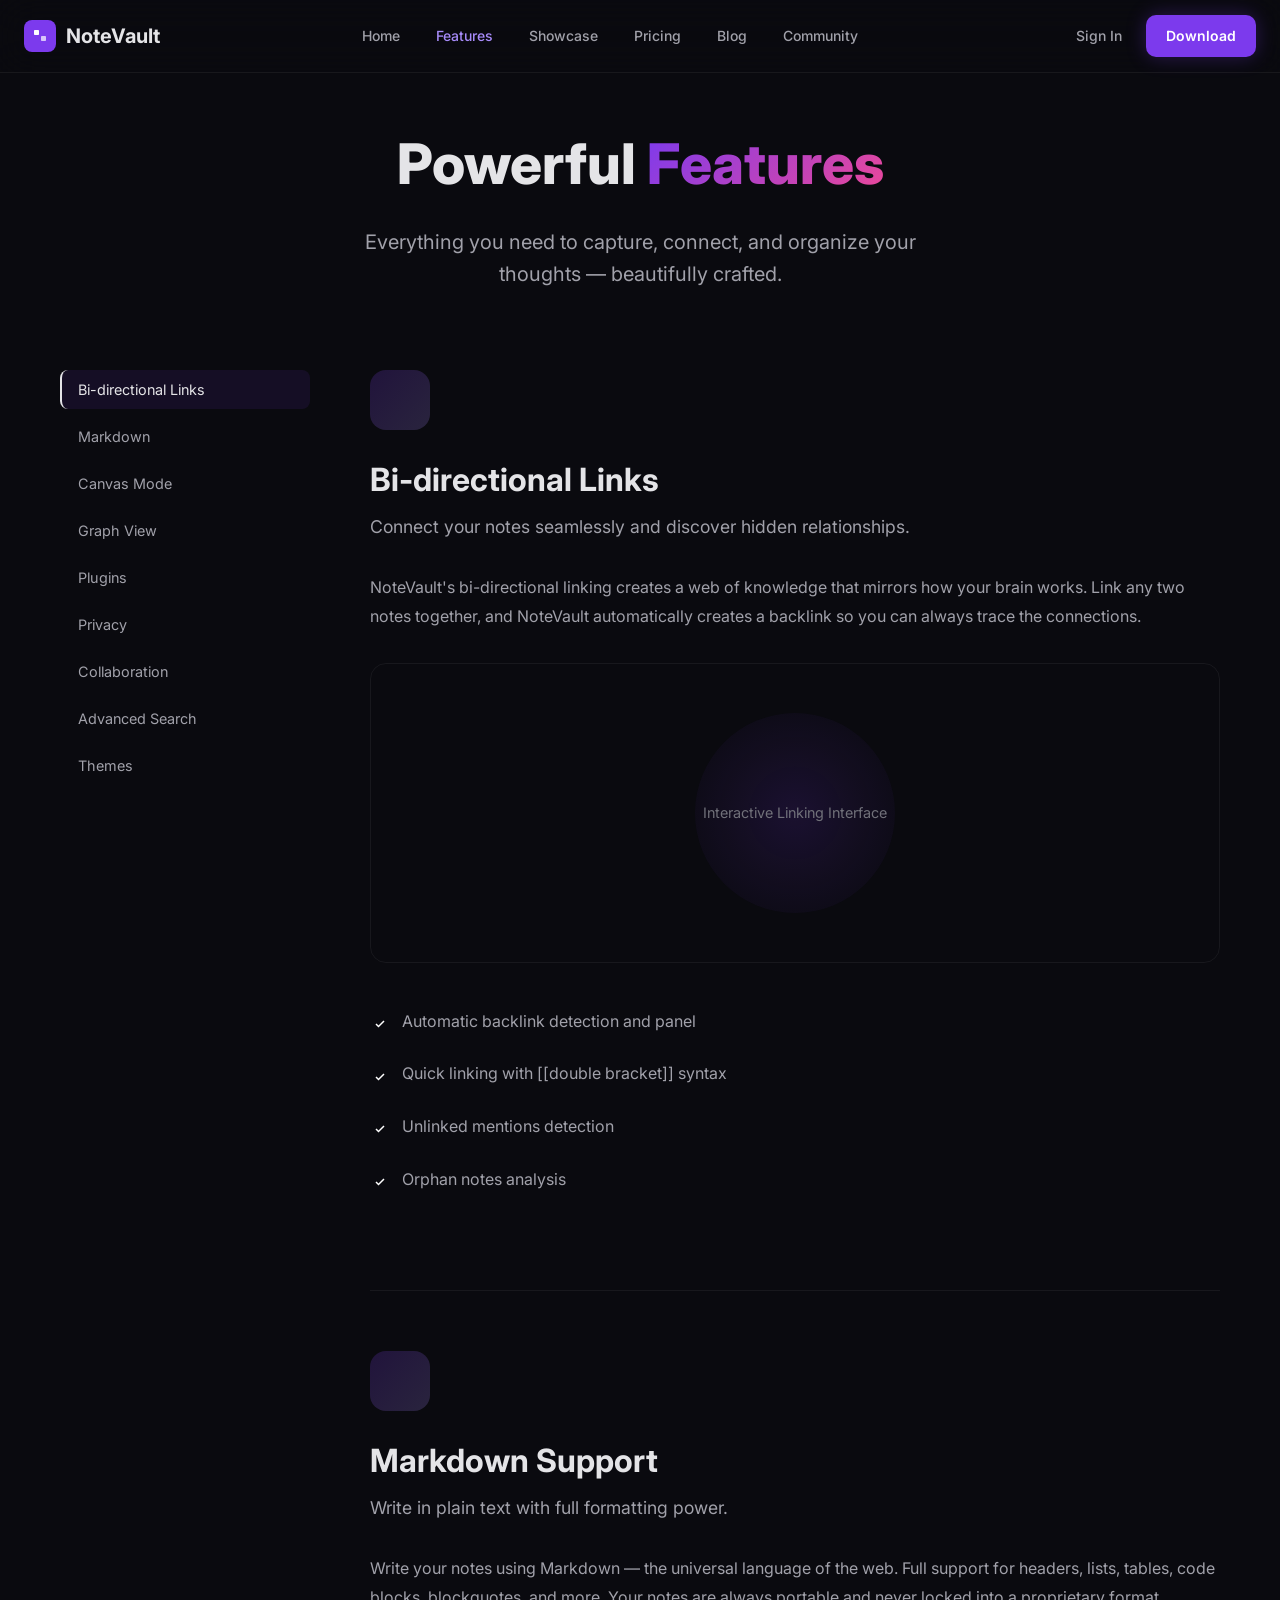
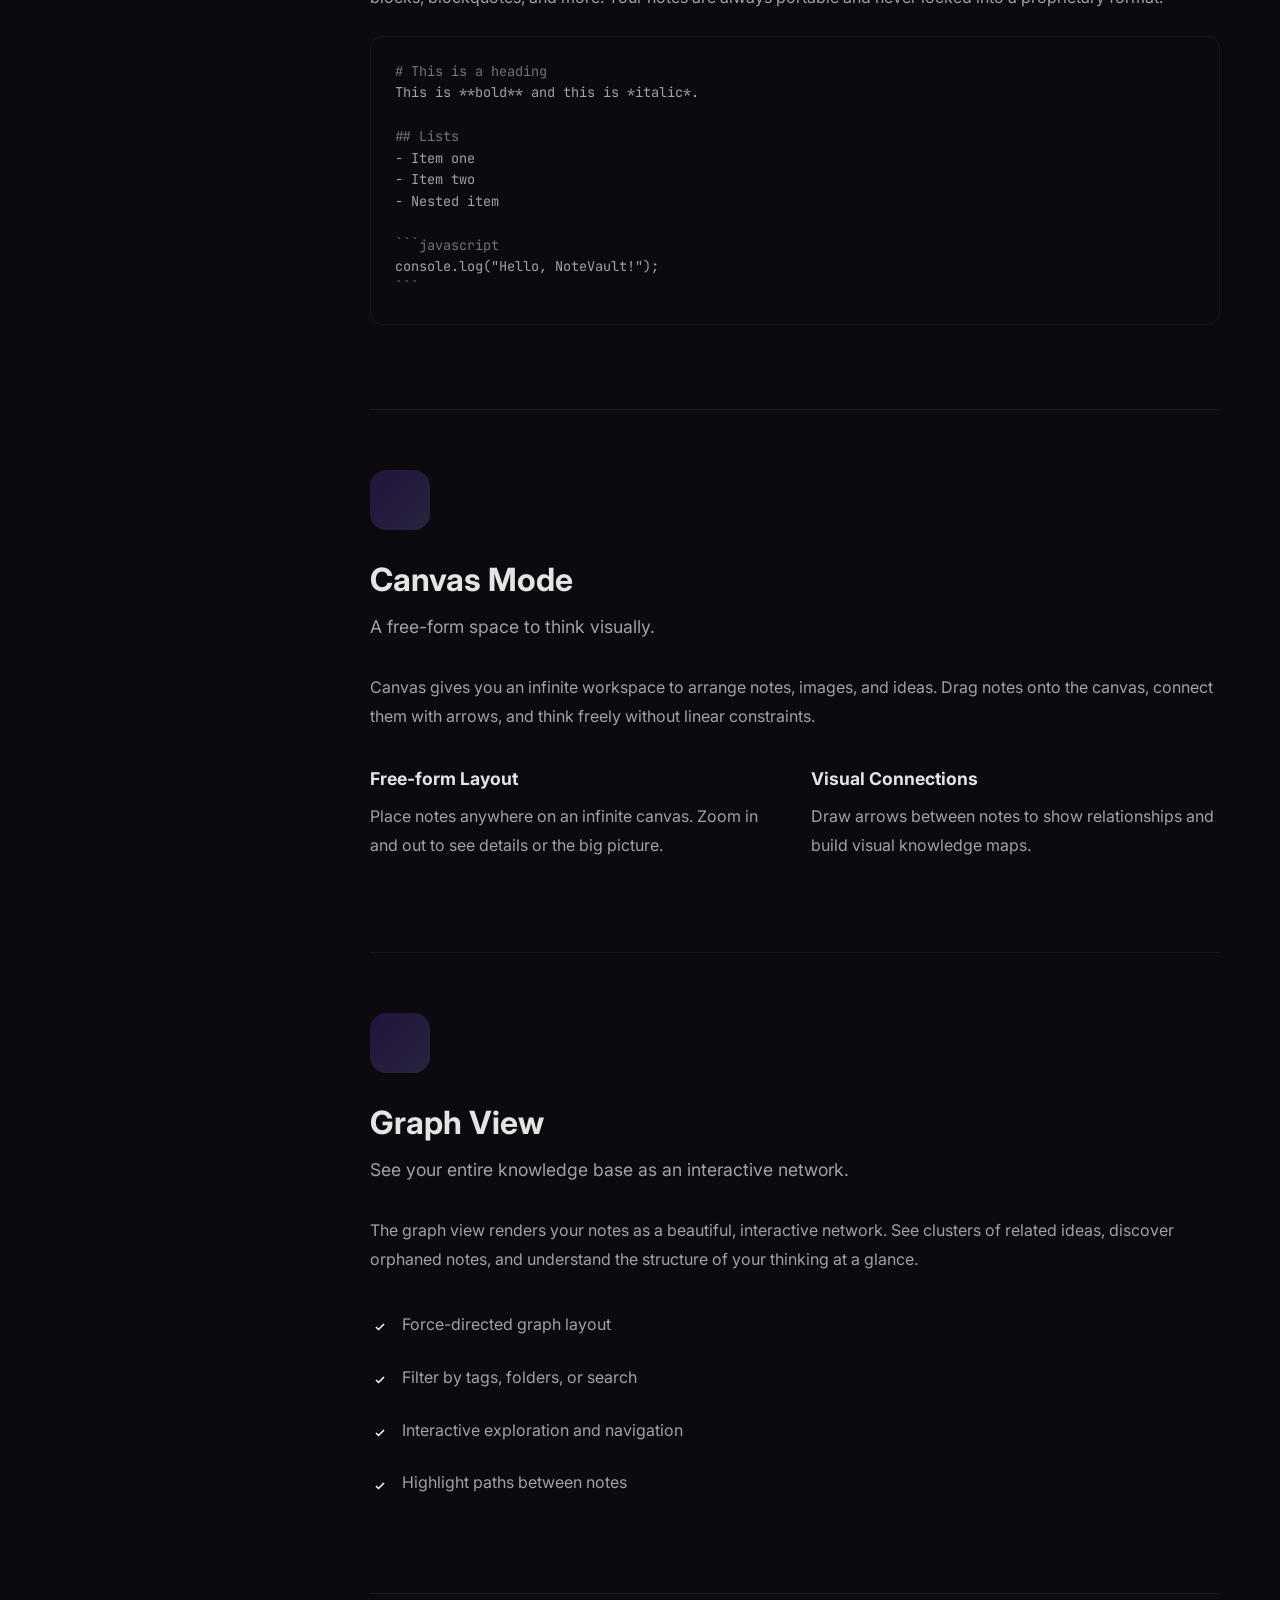
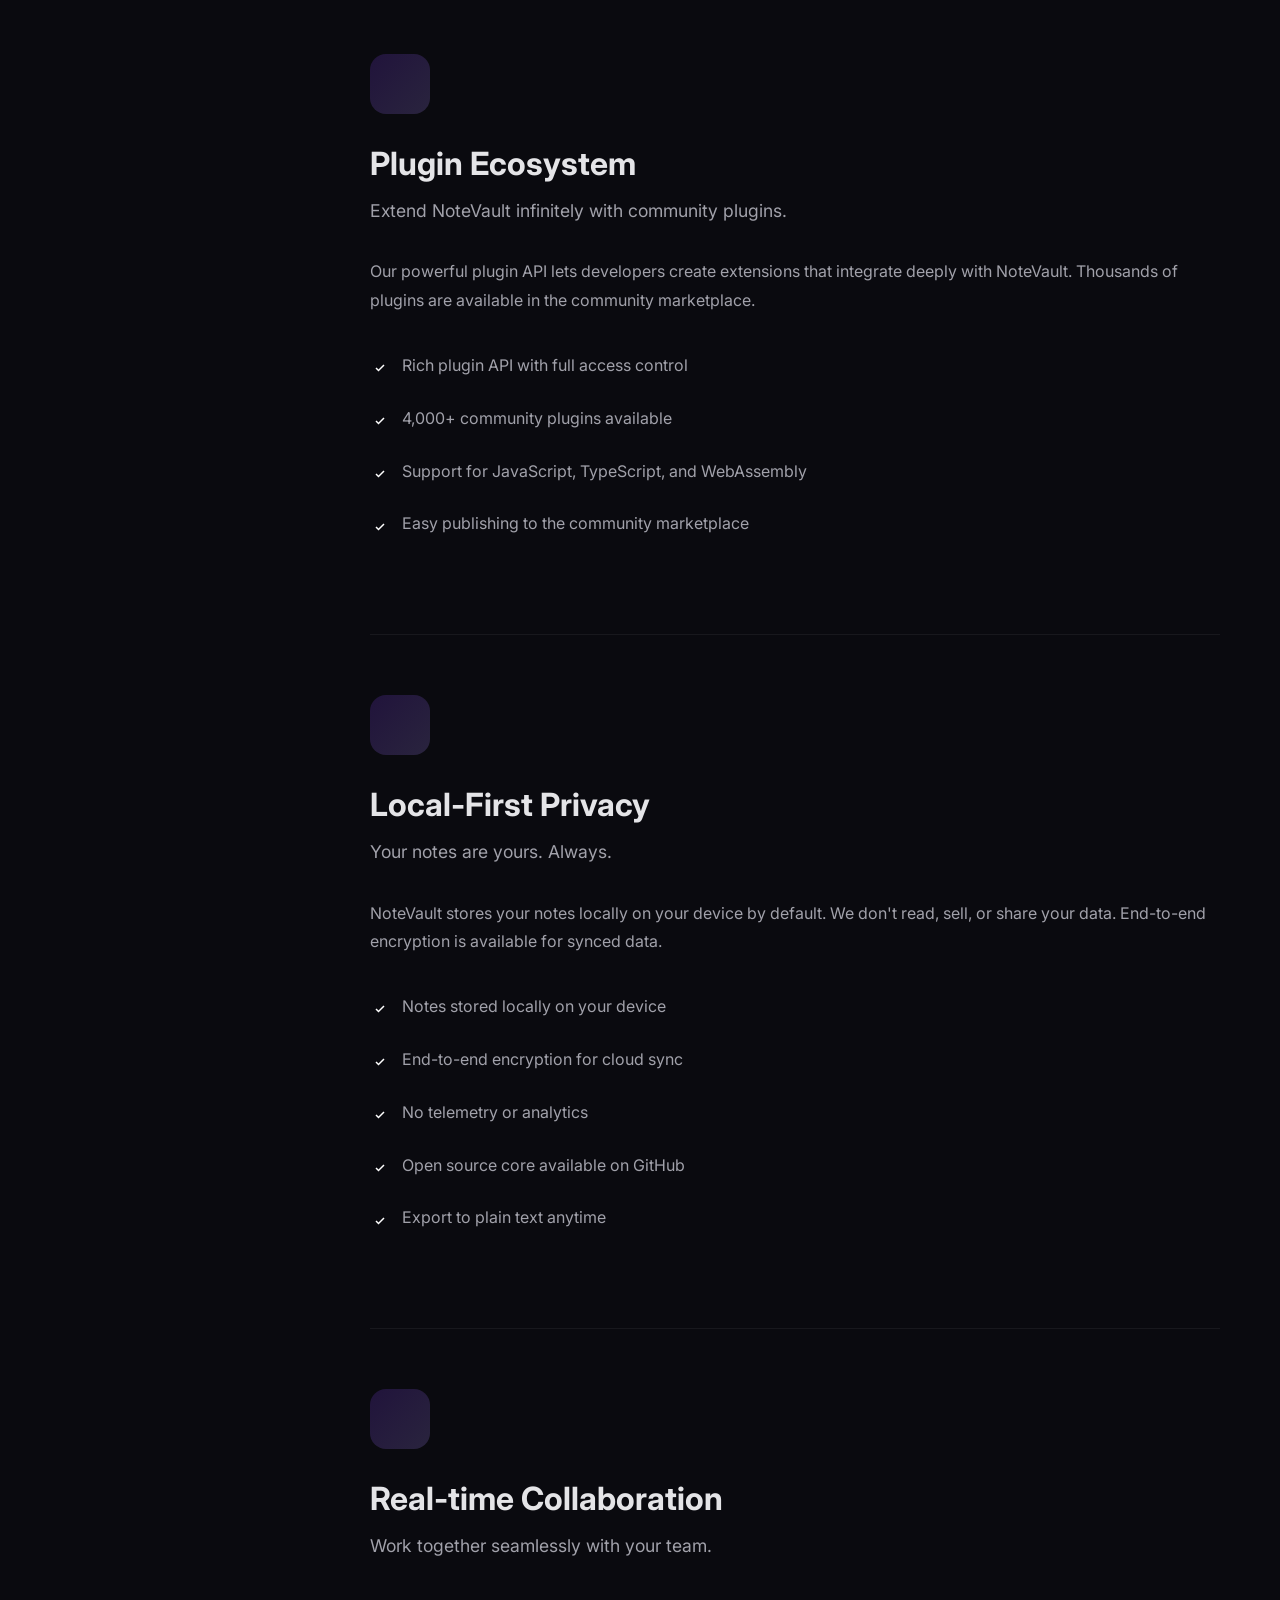
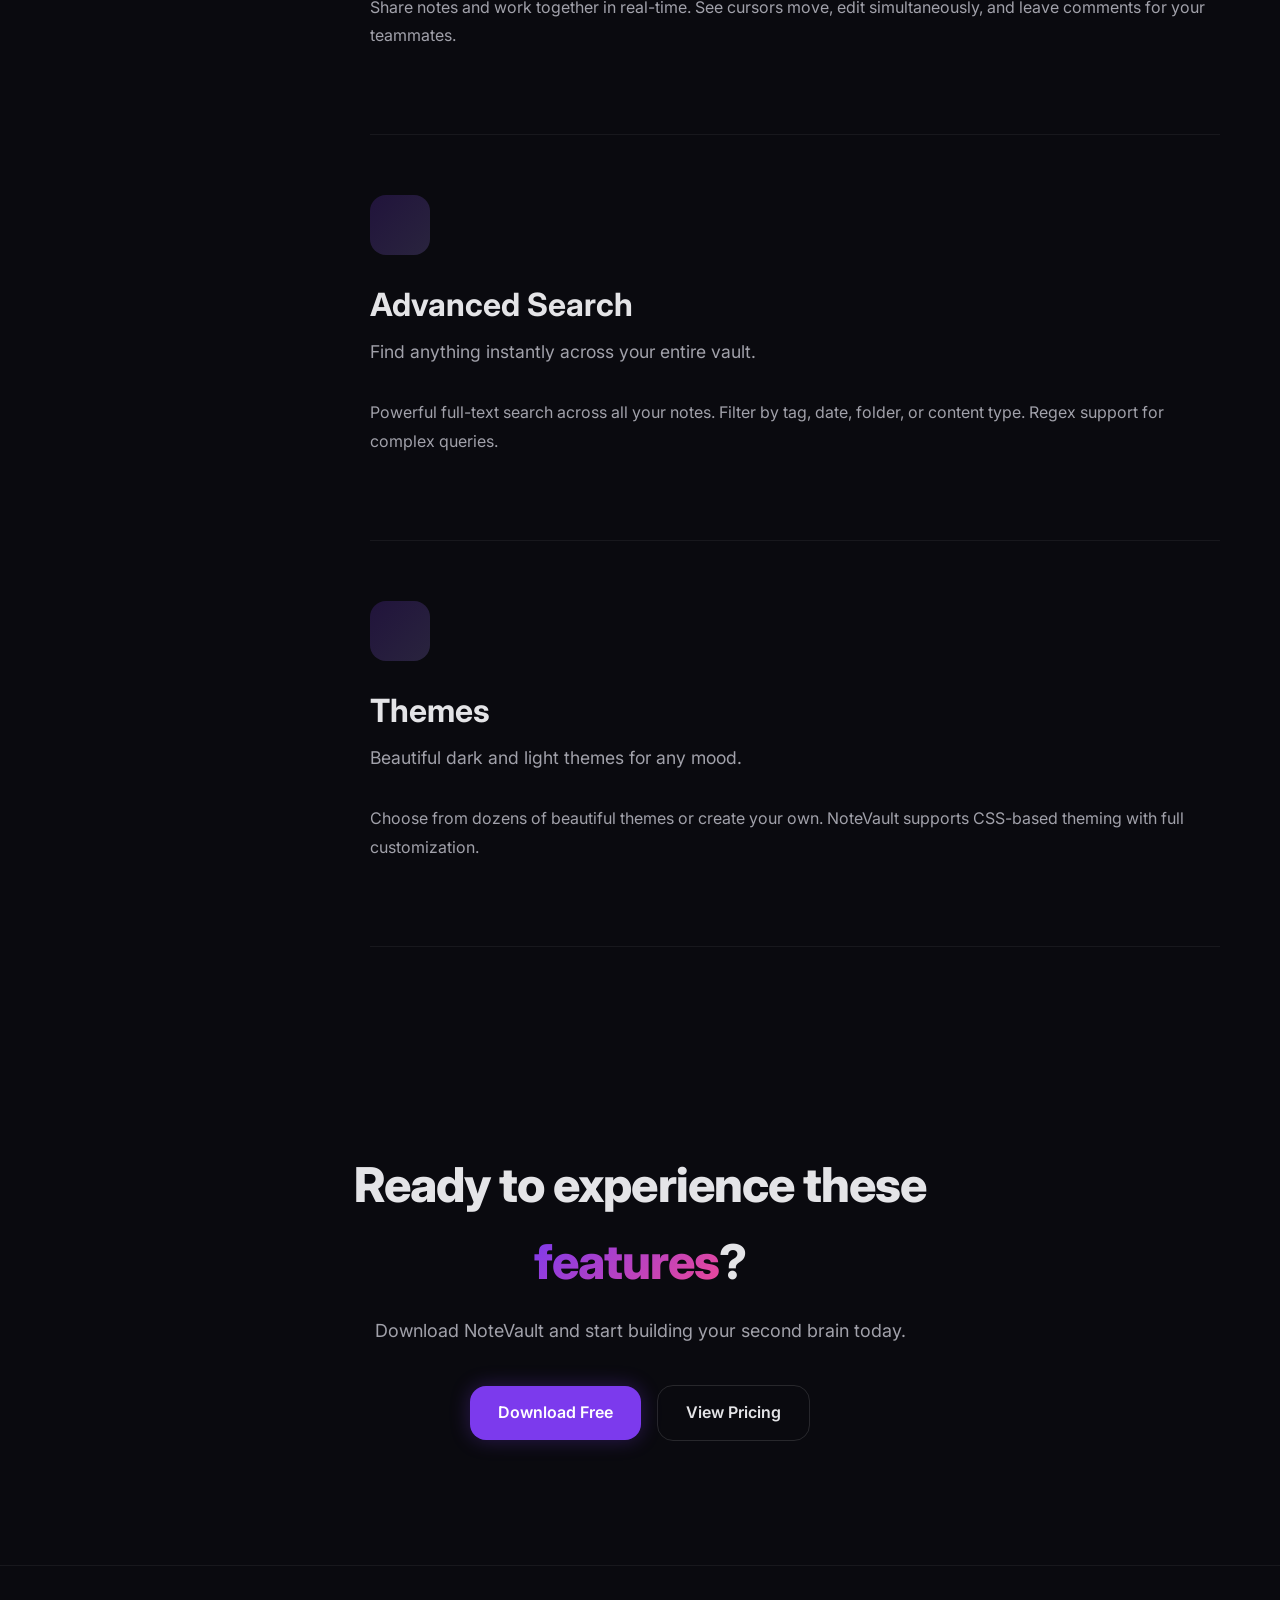
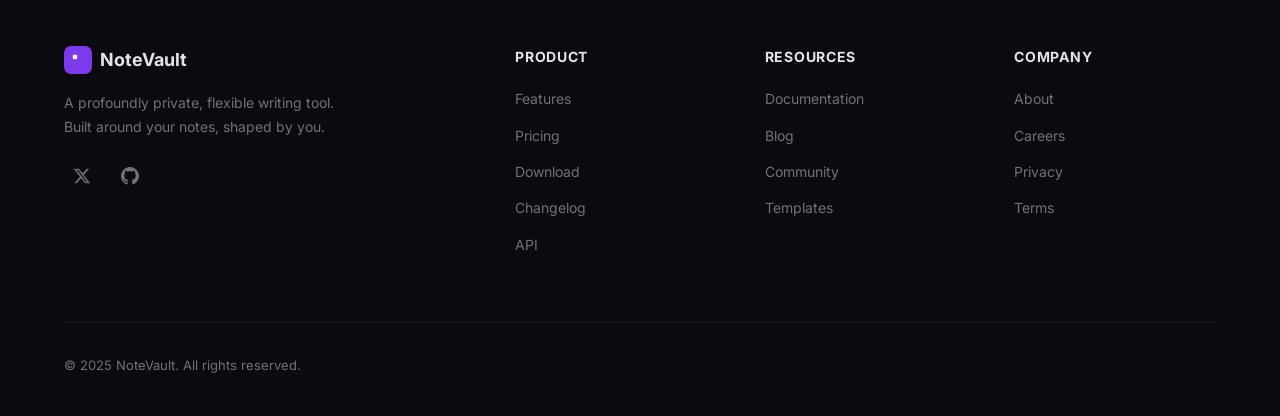
<file: features.html>
<!DOCTYPE html>
<html lang="en">
<head>
    <meta charset="UTF-8">
    <meta name="viewport" content="width=device-width, initial-scale=1.0">
    <title>Features - NoteVault</title>
    <link rel="stylesheet" href="styles.css">
    <link rel="preconnect" href="https://fonts.googleapis.com">
    <link href="https://fonts.googleapis.com/css2?family=Inter:wght@300;400;500;600;700;800&family=JetBrains+Mono:wght@400;500&display=swap" rel="stylesheet">
    <style>
        /* ===== Features Page Styles ===== */
        .page-hero {
            padding: 120px 0 80px;
            text-align: center;
            position: relative;
        }

        .page-hero h1 {
            font-size: 3.5rem;
            font-weight: 800;
            margin-bottom: 1rem;
        }

        .page-hero p {
            font-size: 1.25rem;
            color: var(--text-secondary);
            max-width: 600px;
            margin: 0 auto;
        }

        .features-page-grid {
            display: grid;
            grid-template-columns: 250px 1fr;
            gap: 60px;
            max-width: 1200px;
            margin: 0 auto;
            padding: 0 20px 100px;
        }

        .features-sidebar {
            position: sticky;
            top: 100px;
            height: fit-content;
        }

        .features-sidebar nav ul {
            list-style: none;
            padding: 0;
            margin: 0;
        }

        .features-sidebar nav ul li {
            margin-bottom: 0.5rem;
        }

        .features-sidebar nav ul li a {
            color: var(--text-secondary);
            text-decoration: none;
            padding: 0.5rem 1rem;
            display: block;
            border-radius: 8px;
            font-size: 0.9rem;
            transition: all 0.3s;
            border-left: 2px solid transparent;
        }

        .features-sidebar nav ul li a:hover,
        .features-sidebar nav ul li a.active {
            color: var(--text-primary);
            background: rgba(124, 58, 237, 0.1);
            border-left-color: var(--primary-color);
        }

        .feature-detail-section {
            padding: 60px 0;
            border-bottom: 1px solid var(--border-color);
        }

        .feature-detail-section:first-of-type {
            padding-top: 0;
        }

        .feature-detail-header {
            margin-bottom: 2rem;
        }

        .feature-detail-icon {
            width: 60px;
            height: 60px;
            background: linear-gradient(135deg, rgba(124, 58, 237, 0.2), rgba(167, 139, 250, 0.2));
            border-radius: 16px;
            display: flex;
            align-items: center;
            justify-content: center;
            margin-bottom: 1.5rem;
        }

        .feature-detail-icon svg {
            width: 28px;
            height: 28px;
            stroke: var(--primary-color);
        }

        .feature-detail-header h2 {
            font-size: 2rem;
            font-weight: 700;
            margin-bottom: 0.5rem;
        }

        .feature-detail-header p {
            font-size: 1.1rem;
            color: var(--text-secondary);
        }

        .feature-detail-content {
            color: var(--text-secondary);
            line-height: 1.8;
            font-size: 1rem;
        }

        .feature-detail-content p {
            margin-bottom: 1.5rem;
        }

        .feature-subsections {
            display: grid;
            grid-template-columns: 1fr 1fr;
            gap: 2rem;
            margin: 2rem 0;
        }

        .feature-subsection h4 {
            color: var(--text-primary);
            font-size: 1.1rem;
            margin-bottom: 0.5rem;
        }

        .feature-subsection p {
            margin-bottom: 0;
        }

        .feature-code-block {
            background: var(--code-bg);
            border: 1px solid var(--border-color);
            border-radius: 12px;
            padding: 1.5rem;
            margin: 1.5rem 0;
            font-family: 'JetBrains Mono', monospace;
            font-size: 0.85rem;
            line-height: 1.6;
            overflow-x: auto;
        }

        .feature-code-block .code-comment {
            color: var(--text-muted);
        }

        .feature-code-block .code-text {
            color: var(--text-secondary);
        }

        .feature-image-placeholder {
            background: linear-gradient(135deg, var(--dark-bg), var(--card-bg));
            border: 1px solid var(--border-color);
            border-radius: 16px;
            height: 300px;
            display: flex;
            align-items: center;
            justify-content: center;
            margin: 2rem 0;
            position: relative;
            overflow: hidden;
        }

        .feature-image-placeholder::before {
            content: '';
            position: absolute;
            width: 200px;
            height: 200px;
            background: radial-gradient(circle, rgba(124, 58, 237, 0.15), transparent);
            border-radius: 50%;
        }

        .feature-image-placeholder span {
            color: var(--text-muted);
            font-size: 0.9rem;
            z-index: 1;
        }

        .feature-list {
            list-style: none;
            padding: 0;
            margin: 1.5rem 0;
        }

        .feature-list li {
            padding: 0.75rem 0;
            padding-left: 2rem;
            position: relative;
            color: var(--text-secondary);
        }

        .feature-list li::before {
            content: '';
            position: absolute;
            left: 0;
            top: 1.2rem;
            width: 20px;
            height: 20px;
            background: linear-gradient(135deg, var(--primary-color), var(--primary-light));
            border-radius: 50%;
            background-image: url("data:image/svg+xml,%3Csvg xmlns='http://www.w3.org/2000/svg' width='12' height='12' viewBox='0 0 24 24' fill='none' stroke='white' stroke-width='3'%3E%3Cpolyline points='20 6 9 17 4 12'/%3E%3C/svg%3E");
            background-repeat: no-repeat;
            background-position: center;
        }

        .pricing-feature-section {
            padding: 60px 0;
        }

        @media (max-width: 768px) {
            .features-page-grid {
                grid-template-columns: 1fr;
                gap: 2rem;
            }

            .features-sidebar {
                position: static;
            }

            .feature-subsections {
                grid-template-columns: 1fr;
            }

            .page-hero h1 {
                font-size: 2.5rem;
            }
        }
    </style>
</head>
<body>
    <!-- Navigation -->
    <nav class="navbar">
        <div class="nav-container">
            <div class="nav-logo">
                <svg width="32" height="32" viewBox="0 0 32 32" fill="none">
                    <rect width="32" height="32" rx="8" fill="#7C3AED"/>
                    <path d="M10 11C10 10.4477 10.4477 10 11 10H14C14.5523 10 15 10.4477 15 11V14C15 14.5523 14.5523 15 14 15H11C10.4477 15 10 14.5523 10 14V11Z" fill="white"/>
                    <path d="M17 17C17 16.4477 17.4477 16 18 16H21C21.5523 16 22 16.4477 22 17V20C22 20.5523 21.5523 21 21 21H18C17.4477 21 17 20.5523 17 20V17Z" fill="white" opacity="0.7"/>
                </svg>
                <span>NoteVault</span>
            </div>
            <div class="nav-links">
                <a href="index.html" class="nav-link">Home</a>
                <a href="features.html" class="nav-link active">Features</a>
                <a href="showcase.html" class="nav-link">Showcase</a>
                <a href="pricing.html" class="nav-link">Pricing</a>
                <a href="blog.html" class="nav-link">Blog</a>
                <a href="community.html" class="nav-link">Community</a>
            </div>
            <div class="nav-actions">
                <a href="#" class="nav-link">Sign In</a>
                <a href="download.html" class="btn btn-primary">Download</a>
            </div>
            <button class="mobile-menu-btn">
                <span></span>
                <span></span>
                <span></span>
            </button>
        </div>
    </nav>

    <!-- Page Hero -->
    <section class="page-hero">
        <h1>Powerful <span class="gradient-text">Features</span></h1>
        <p>Everything you need to capture, connect, and organize your thoughts — beautifully crafted.</p>
    </section>

    <!-- Features Content -->
    <div class="features-page-grid">
        <aside class="features-sidebar">
            <nav>
                <ul>
                    <li><a href="#links" class="active">Bi-directional Links</a></li>
                    <li><a href="#markdown">Markdown</a></li>
                    <li><a href="#canvas">Canvas Mode</a></li>
                    <li><a href="#graph">Graph View</a></li>
                    <li><a href="#plugins">Plugins</a></li>
                    <li><a href="#privacy">Privacy</a></li>
                    <li><a href="#collaboration">Collaboration</a></li>
                    <li><a href="#search">Advanced Search</a></li>
                    <li><a href="#themes">Themes</a></li>
                </ul>
            </nav>
        </aside>

        <div class="features-content">
            <div class="feature-detail-section" id="links">
                <div class="feature-detail-header">
                    <div class="feature-detail-icon">
                        <svg width="28" height="28" viewBox="0 0 24 24" fill="none" stroke="currentColor" stroke-width="2">
                            <path d="M10 13a5 5 0 007.54.54l3-3a5 5 0 00-7.07-7.07l-1.72 1.71"/>
                            <path d="M14 11a5 5 0 00-7.54-.54l-3 3a5 5 0 007.07 7.07l1.71-1.71"/>
                        </svg>
                    </div>
                    <h2>Bi-directional Links</h2>
                    <p>Connect your notes seamlessly and discover hidden relationships.</p>
                </div>
                <div class="feature-detail-content">
                    <p>NoteVault's bi-directional linking creates a web of knowledge that mirrors how your brain works. Link any two notes together, and NoteVault automatically creates a backlink so you can always trace the connections.</p>
                    <div class="feature-image-placeholder">
                        <span>Interactive Linking Interface</span>
                    </div>
                    <ul class="feature-list">
                        <li>Automatic backlink detection and panel</li>
                        <li>Quick linking with [[double bracket]] syntax</li>
                        <li>Unlinked mentions detection</li>
                        <li>Orphan notes analysis</li>
                    </ul>
                </div>
            </div>

            <div class="feature-detail-section" id="markdown">
                <div class="feature-detail-header">
                    <div class="feature-detail-icon">
                        <svg width="28" height="28" viewBox="0 0 24 24" fill="none" stroke="currentColor" stroke-width="2">
                            <polyline points="16 18 22 12 16 6"/>
                            <polyline points="8 6 2 12 8 18"/>
                        </svg>
                    </div>
                    <h2>Markdown Support</h2>
                    <p>Write in plain text with full formatting power.</p>
                </div>
                <div class="feature-detail-content">
                    <p>Write your notes using Markdown — the universal language of the web. Full support for headers, lists, tables, code blocks, blockquotes, and more. Your notes are always portable and never locked into a proprietary format.</p>
                    <div class="feature-code-block">
                        <span class="code-comment"># This is a heading</span><br>
                        <span class="code-text">This is **bold** and this is *italic*.</span><br>
                        <br>
                        <span class="code-comment">## Lists</span><br>
                        <span class="code-text">- Item one</span><br>
                        <span class="code-text">- Item two</span><br>
                        <span class="code-text">  - Nested item</span><br>
                        <br>
                        <span class="code-comment">```javascript</span><br>
                        <span class="code-text">console.log("Hello, NoteVault!");</span><br>
                        <span class="code-comment">```</span>
                    </div>
                </div>
            </div>

            <div class="feature-detail-section" id="canvas">
                <div class="feature-detail-header">
                    <div class="feature-detail-icon">
                        <svg width="28" height="28" viewBox="0 0 24 24" fill="none" stroke="currentColor" stroke-width="2">
                            <rect x="3" y="3" width="18" height="18" rx="2" ry="2"/>
                            <line x1="3" y1="9" x2="21" y2="9"/>
                            <line x1="9" y1="21" x2="9" y2="9"/>
                        </svg>
                    </div>
                    <h2>Canvas Mode</h2>
                    <p>A free-form space to think visually.</p>
                </div>
                <div class="feature-detail-content">
                    <p>Canvas gives you an infinite workspace to arrange notes, images, and ideas. Drag notes onto the canvas, connect them with arrows, and think freely without linear constraints.</p>
                    <div class="feature-subsections">
                        <div class="feature-subsection">
                            <h4>Free-form Layout</h4>
                            <p>Place notes anywhere on an infinite canvas. Zoom in and out to see details or the big picture.</p>
                        </div>
                        <div class="feature-subsection">
                            <h4>Visual Connections</h4>
                            <p>Draw arrows between notes to show relationships and build visual knowledge maps.</p>
                        </div>
                    </div>
                </div>
            </div>

            <div class="feature-detail-section" id="graph">
                <div class="feature-detail-header">
                    <div class="feature-detail-icon">
                        <svg width="28" height="28" viewBox="0 0 24 24" fill="none" stroke="currentColor" stroke-width="2">
                            <circle cx="12" cy="12" r="3"/>
                            <circle cx="5" cy="5" r="2"/>
                            <circle cx="19" cy="5" r="2"/>
                            <circle cx="5" cy="19" r="2"/>
                            <circle cx="19" cy="19" r="2"/>
                            <line x1="7" y1="7" x2="9" y2="9"/>
                            <line x1="15" y1="7" x2="15" y2="9"/>
                            <line x1="7" y1="17" x2="9" y2="15"/>
                            <line x1="15" y1="17" x2="15" y2="15"/>
                        </svg>
                    </div>
                    <h2>Graph View</h2>
                    <p>See your entire knowledge base as an interactive network.</p>
                </div>
                <div class="feature-detail-content">
                    <p>The graph view renders your notes as a beautiful, interactive network. See clusters of related ideas, discover orphaned notes, and understand the structure of your thinking at a glance.</p>
                    <ul class="feature-list">
                        <li>Force-directed graph layout</li>
                        <li>Filter by tags, folders, or search</li>
                        <li>Interactive exploration and navigation</li>
                        <li>Highlight paths between notes</li>
                    </ul>
                </div>
            </div>

            <div class="feature-detail-section" id="plugins">
                <div class="feature-detail-header">
                    <div class="feature-detail-icon">
                        <svg width="28" height="28" viewBox="0 0 24 24" fill="none" stroke="currentColor" stroke-width="2">
                            <polygon points="12 2 15.09 8.26 22 9.27 17 14.14 18.18 21.02 12 17.77 5.82 21.02 7 14.14 2 9.27 8.91 8.26 12 2"/>
                        </svg>
                    </div>
                    <h2>Plugin Ecosystem</h2>
                    <p>Extend NoteVault infinitely with community plugins.</p>
                </div>
                <div class="feature-detail-content">
                    <p>Our powerful plugin API lets developers create extensions that integrate deeply with NoteVault. Thousands of plugins are available in the community marketplace.</p>
                    <ul class="feature-list">
                        <li>Rich plugin API with full access control</li>
                        <li>4,000+ community plugins available</li>
                        <li>Support for JavaScript, TypeScript, and WebAssembly</li>
                        <li>Easy publishing to the community marketplace</li>
                    </ul>
                </div>
            </div>

            <div class="feature-detail-section" id="privacy">
                <div class="feature-detail-header">
                    <div class="feature-detail-icon">
                        <svg width="28" height="28" viewBox="0 0 24 24" fill="none" stroke="currentColor" stroke-width="2">
                            <path d="M12 22s8-4 8-10V5l-8-3-8 3v7c0 6 8 10 8 10z"/>
                        </svg>
                    </div>
                    <h2>Local-First Privacy</h2>
                    <p>Your notes are yours. Always.</p>
                </div>
                <div class="feature-detail-content">
                    <p>NoteVault stores your notes locally on your device by default. We don't read, sell, or share your data. End-to-end encryption is available for synced data.</p>
                    <ul class="feature-list">
                        <li>Notes stored locally on your device</li>
                        <li>End-to-end encryption for cloud sync</li>
                        <li>No telemetry or analytics</li>
                        <li>Open source core available on GitHub</li>
                        <li>Export to plain text anytime</li>
                    </ul>
                </div>
            </div>

            <div class="feature-detail-section" id="collaboration">
                <div class="feature-detail-header">
                    <div class="feature-detail-icon">
                        <svg width="28" height="28" viewBox="0 0 24 24" fill="none" stroke="currentColor" stroke-width="2">
                            <path d="M17 21v-2a4 4 0 00-4-4H5a4 4 0 00-4 4v2"/>
                            <circle cx="9" cy="7" r="4"/>
                            <path d="M23 21v-2a4 4 0 00-3-3.87"/>
                            <path d="M16 3.13a4 4 0 010 7.75"/>
                        </svg>
                    </div>
                    <h2>Real-time Collaboration</h2>
                    <p>Work together seamlessly with your team.</p>
                </div>
                <div class="feature-detail-content">
                    <p>Share notes and work together in real-time. See cursors move, edit simultaneously, and leave comments for your teammates.</p>
                </div>
            </div>

            <div class="feature-detail-section" id="search">
                <div class="feature-detail-header">
                    <div class="feature-detail-icon">
                        <svg width="28" height="28" viewBox="0 0 24 24" fill="none" stroke="currentColor" stroke-width="2">
                            <circle cx="11" cy="11" r="8"/>
                            <line x1="21" y1="21" x2="16.65" y2="16.65"/>
                        </svg>
                    </div>
                    <h2>Advanced Search</h2>
                    <p>Find anything instantly across your entire vault.</p>
                </div>
                <div class="feature-detail-content">
                    <p>Powerful full-text search across all your notes. Filter by tag, date, folder, or content type. Regex support for complex queries.</p>
                </div>
            </div>

            <div class="feature-detail-section" id="themes">
                <div class="feature-detail-header">
                    <div class="feature-detail-icon">
                        <svg width="28" height="28" viewBox="0 0 24 24" fill="none" stroke="currentColor" stroke-width="2">
                            <circle cx="12" cy="12" r="10"/>
                            <path d="M12 2a15.3 15.3 0 014 10 15.3 15.3 0 01-4 10 15.3 15.3 0 01-4-10 15.3 15.3 0 014-10z"/>
                        </svg>
                    </div>
                    <h2>Themes</h2>
                    <p>Beautiful dark and light themes for any mood.</p>
                </div>
                <div class="feature-detail-content">
                    <p>Choose from dozens of beautiful themes or create your own. NoteVault supports CSS-based theming with full customization.</p>
                </div>
            </div>
        </div>
    </div>

    <!-- CTA Section -->
    <section class="cta-section">
        <div class="container">
            <div class="cta-content">
                <h2>Ready to experience these <span class="gradient-text">features</span>?</h2>
                <p>Download NoteVault and start building your second brain today.</p>
                <div class="cta-actions">
                    <a href="download.html" class="btn btn-large btn-primary btn-glow">
                        Download Free
                    </a>
                    <a href="pricing.html" class="btn btn-large btn-outline">View Pricing</a>
                </div>
            </div>
        </div>
    </section>

    <!-- Footer -->
    <footer class="footer">
        <div class="container">
            <div class="footer-grid">
                <div class="footer-brand">
                    <div class="footer-logo">
                        <svg width="28" height="28" viewBox="0 0 32 32" fill="none">
                            <rect width="32" height="32" rx="8" fill="#7C3AED"/>
                            <path d="M10 11C10 10.4477 10.4477 10 11 10H14C14.5523 10 15 10.4477 15 11V14C15 14.5523 14.5523 15 14 15H11C10.4477 15 10 14.5523 10 14V11Z" fill="white"/>
                        </svg>
                        <span>NoteVault</span>
                    </div>
                    <p>A profoundly private, flexible writing tool.<br>Built around your notes, shaped by you.</p>
                    <div class="footer-social">
                        <a href="#" aria-label="Twitter">
                            <svg width="18" height="18" viewBox="0 0 24 24" fill="currentColor"><path d="M18.244 2.25h3.308l-7.227 8.26 8.502 11.24H16.17l-5.214-6.817L4.99 21.75H1.68l7.73-8.835L1.254 2.25H8.08l4.713 6.231zm-1.161 17.52h1.833L7.084 4.126H5.117z"/></svg>
                        </a>
                        <a href="#" aria-label="GitHub">
                            <svg width="18" height="18" viewBox="0 0 24 24" fill="currentColor"><path d="M12 0c-6.626 0-12 5.373-12 12 0 5.302 3.438 9.8 8.207 11.387.599.111.793-.261.793-.577v-2.234c-3.338.726-4.033-1.416-4.033-1.416-.546-1.387-1.333-1.756-1.333-1.756-1.089-.745.083-.729.083-.729 1.205.084 1.839 1.237 1.839 1.237 1.07 1.834 2.807 1.304 3.492.997.107-.775.418-1.305.762-1.604-2.665-.305-5.467-1.334-5.467-5.931 0-1.311.469-2.381 1.236-3.221-.124-.303-.535-1.524.117-3.176 0 0 1.008-.322 3.301 1.23.957-.266 1.983-.399 3.003-.404 1.02.005 2.047.138 3.006.404 2.291-1.552 3.297-1.23 3.297-1.23.653 1.653.242 2.874.118 3.176.77.84 1.235 1.911 1.235 3.221 0 4.609-2.807 5.624-5.479 5.921.43.372.823 1.102.823 2.222v3.293c0 .319.192.694.801.576 4.765-1.589 8.199-6.086 8.199-11.386 0-6.627-5.373-12-12-12z"/></svg>
                        </a>
                    </div>
                </div>
                <div class="footer-column">
                    <h4>Product</h4>
                    <a href="features.html">Features</a>
                    <a href="pricing.html">Pricing</a>
                    <a href="download.html">Download</a>
                    <a href="#">Changelog</a>
                    <a href="#">API</a>
                </div>
                <div class="footer-column">
                    <h4>Resources</h4>
                    <a href="#">Documentation</a>
                    <a href="blog.html">Blog</a>
                    <a href="community.html">Community</a>
                    <a href="#">Templates</a>
                </div>
                <div class="footer-column">
                    <h4>Company</h4>
                    <a href="#">About</a>
                    <a href="#">Careers</a>
                    <a href="#">Privacy</a>
                    <a href="#">Terms</a>
                </div>
            </div>
            <div class="footer-bottom">
                <p>&copy; 2025 NoteVault. All rights reserved.</p>
            </div>
        </div>
    </footer>

    <script src="script.js"></script>
</body>
</html>
</file>
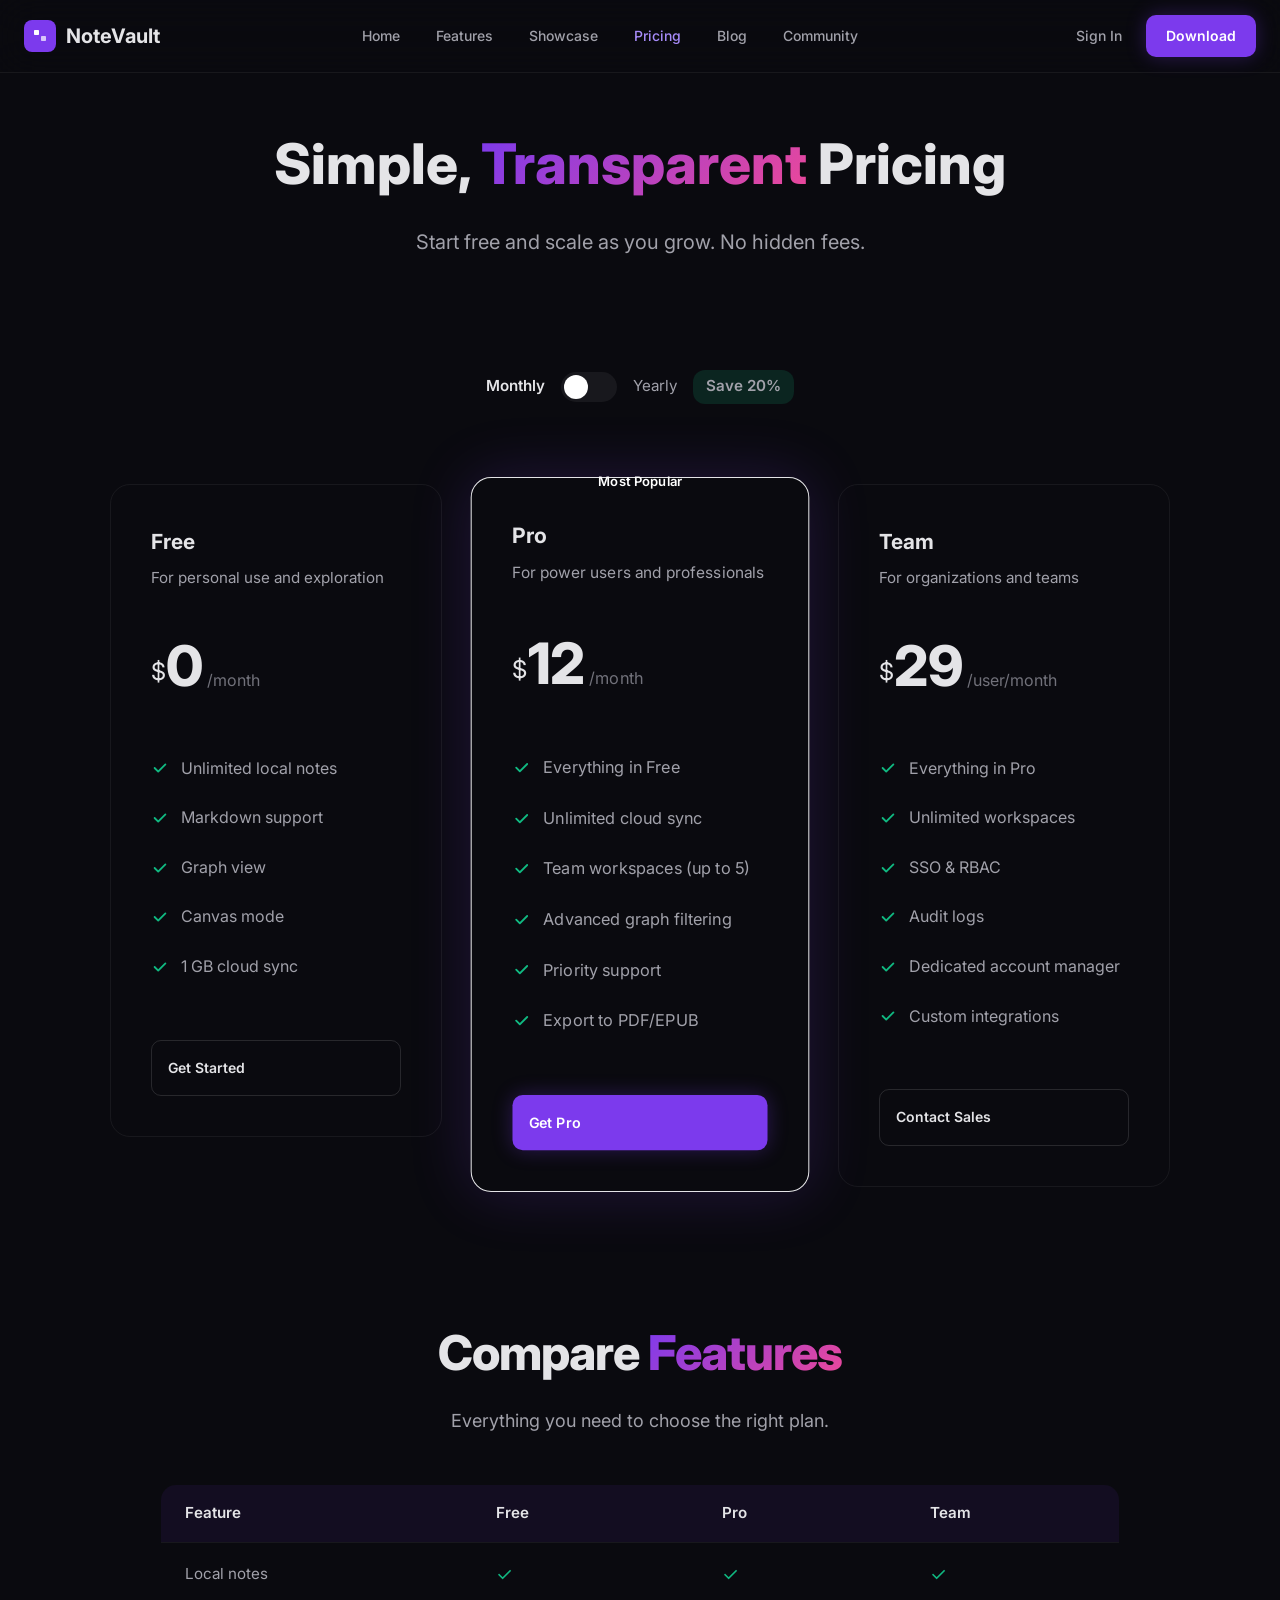
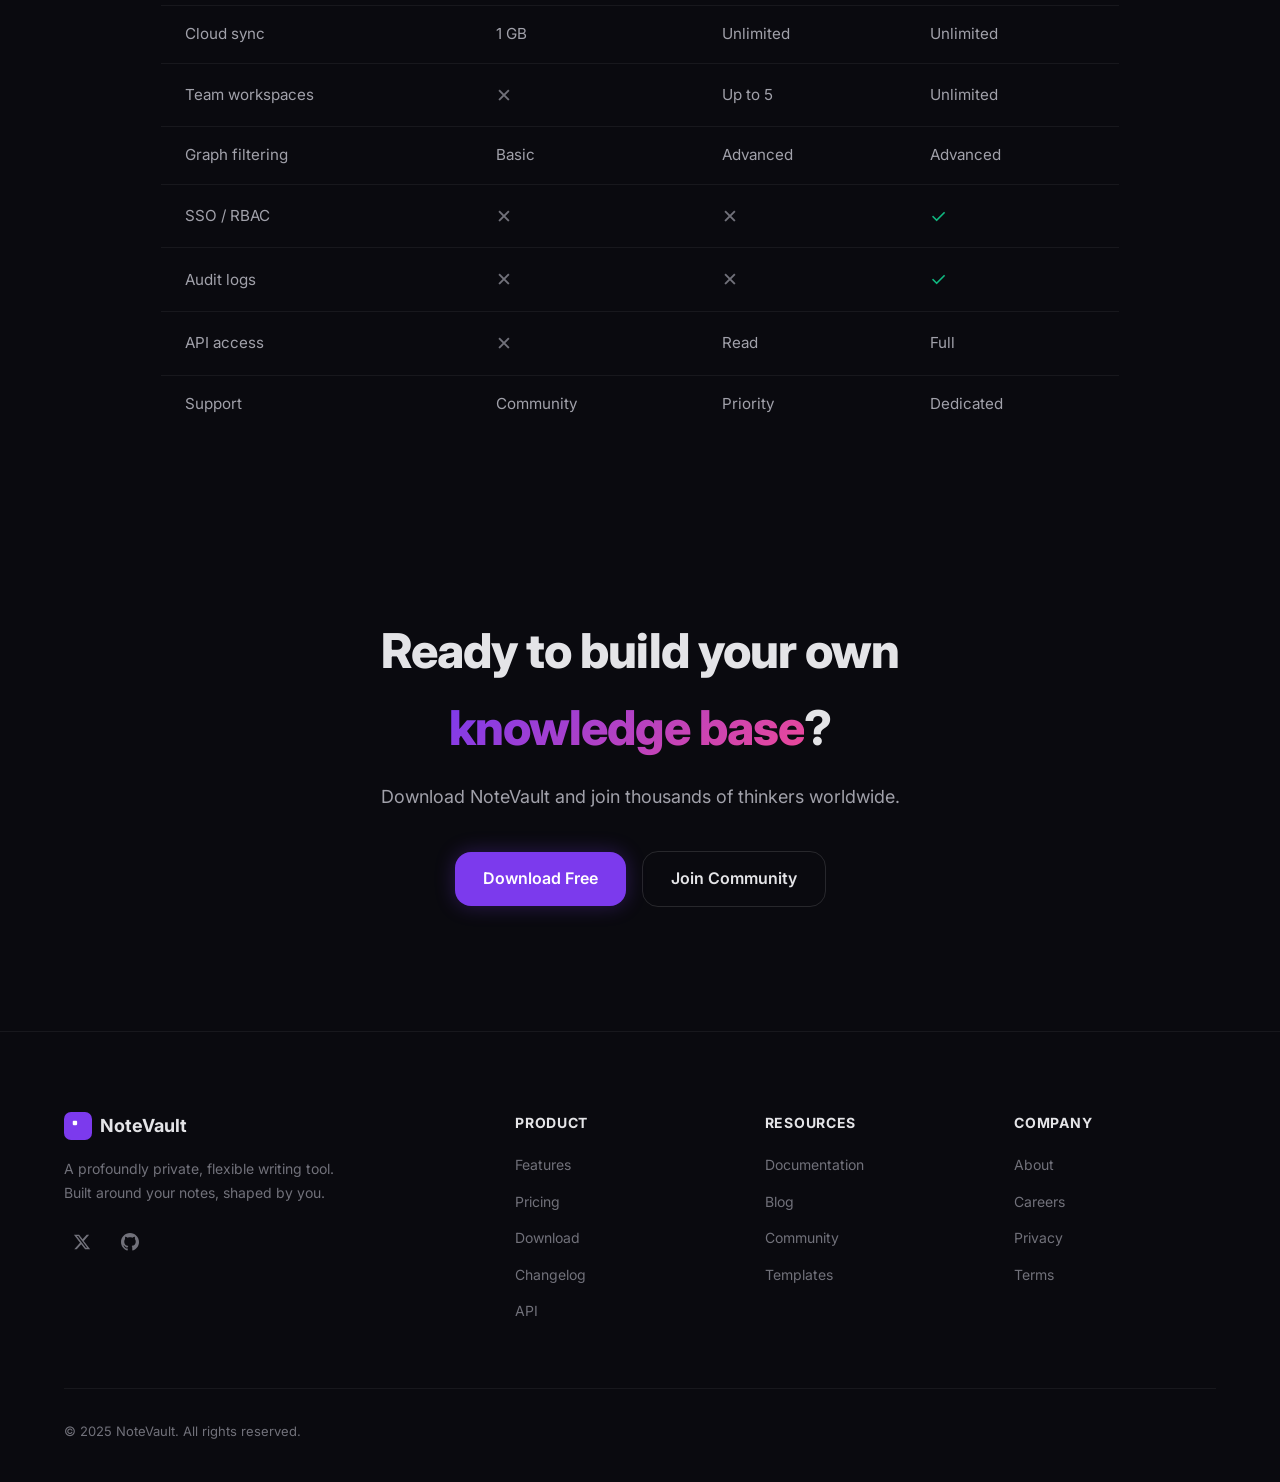
<file: pricing.html>
<!DOCTYPE html>
<html lang="en">
<head>
    <meta charset="UTF-8">
    <meta name="viewport" content="width=device-width, initial-scale=1.0">
    <title>Pricing - NoteVault</title>
    <link rel="stylesheet" href="styles.css">
    <link rel="preconnect" href="https://fonts.googleapis.com">
    <link href="https://fonts.googleapis.com/css2?family=Inter:wght@300;400;500;600;700;800&family=JetBrains+Mono:wght@400;500&display=swap" rel="stylesheet">
    <style>
        /* ===== Pricing Page Styles ===== */
        .page-hero {
            padding: 120px 0 80px;
            text-align: center;
            position: relative;
        }

        .page-hero h1 {
            font-size: 3.5rem;
            font-weight: 800;
            margin-bottom: 1rem;
        }

        .page-hero p {
            font-size: 1.25rem;
            color: var(--text-secondary);
            max-width: 600px;
            margin: 0 auto;
        }

        .pricing-toggle {
            display: flex;
            justify-content: center;
            align-items: center;
            gap: 1rem;
            padding: 2rem 0;
        }

        .pricing-toggle span {
            color: var(--text-secondary);
            font-size: 0.95rem;
        }

        .pricing-toggle span.active {
            color: var(--text-primary);
            font-weight: 600;
        }

        .toggle-switch {
            width: 56px;
            height: 30px;
            background: var(--border-color);
            border-radius: 15px;
            position: relative;
            cursor: pointer;
            transition: background 0.3s;
        }

        .toggle-switch.active {
            background: var(--primary-color);
        }

        .toggle-switch::after {
            content: '';
            position: absolute;
            width: 24px;
            height: 24px;
            background: white;
            border-radius: 50%;
            top: 3px;
            left: 3px;
            transition: transform 0.3s;
        }

        .toggle-switch.active::after {
            transform: translateX(26px);
        }

        .save-badge {
            background: rgba(16, 185, 129, 0.15);
            color: #10b981;
            padding: 0.3rem 0.8rem;
            border-radius: 12px;
            font-size: 0.8rem;
            font-weight: 600;
        }

        .pricing-grid {
            display: grid;
            grid-template-columns: repeat(auto-fit, minmax(320px, 1fr));
            gap: 2rem;
            max-width: 1100px;
            margin: 3rem auto;
            padding: 0 20px;
            align-items: start;
        }

        .pricing-card {
            background: var(--card-bg);
            border: 1px solid var(--border-color);
            border-radius: 20px;
            padding: 2.5rem;
            position: relative;
            transition: all 0.3s;
        }

        .pricing-card:hover {
            border-color: var(--primary-color);
        }

        .pricing-card.featured {
            border-color: var(--primary-color);
            box-shadow: 0 0 60px rgba(124, 58, 237, 0.2);
            transform: scale(1.02);
        }

        .popular-badge {
            position: absolute;
            top: -12px;
            left: 50%;
            transform: translateX(-50%);
            background: linear-gradient(135deg, var(--primary-color), var(--primary-light));
            color: white;
            padding: 0.4rem 1.2rem;
            border-radius: 15px;
            font-size: 0.8rem;
            font-weight: 600;
        }

        .pricing-card-header {
            margin-bottom: 2rem;
        }

        .plan-name {
            font-size: 1.3rem;
            font-weight: 700;
            margin-bottom: 0.5rem;
        }

        .plan-description {
            color: var(--text-secondary);
            font-size: 0.95rem;
        }

        .plan-price {
            margin: 1.5rem 0;
        }

        .price-amount {
            font-size: 3.5rem;
            font-weight: 800;
        }

        .price-period {
            color: var(--text-muted);
            font-size: 1rem;
        }

        .price-currency {
            font-size: 1.5rem;
            vertical-align: super;
        }

        .pricing-features {
            list-style: none;
            padding: 0;
            margin: 2rem 0;
        }

        .pricing-features li {
            padding: 0.75rem 0;
            color: var(--text-secondary);
            display: flex;
            align-items: center;
            gap: 0.75rem;
        }

        .pricing-features li svg {
            flex-shrink: 0;
        }

        .pricing-card .btn {
            width: 100%;
            padding: 1rem;
            margin-top: 1rem;
        }

        /* Comparison Table */
        .comparison-section {
            padding: 80px 20px;
            max-width: 1000px;
            margin: 0 auto;
        }

        .comparison-section .section-header {
            text-align: center;
            margin-bottom: 3rem;
        }

        .comparison-table {
            width: 100%;
            border-collapse: collapse;
            background: var(--card-bg);
            border: 1px solid var(--border-color);
            border-radius: 16px;
            overflow: hidden;
        }

        .comparison-table th,
        .comparison-table td {
            padding: 1rem 1.5rem;
            text-align: left;
            border-bottom: 1px solid var(--border-color);
        }

        .comparison-table th {
            background: rgba(124, 58, 237, 0.08);
            font-weight: 600;
            font-size: 0.95rem;
        }

        .comparison-table td {
            color: var(--text-secondary);
            font-size: 0.95rem;
        }

        .comparison-table tr:last-child td {
            border-bottom: none;
        }

        .check-icon {
            color: #10b981;
            font-size: 1.2rem;
        }

        .cross-icon {
            color: var(--text-muted);
            font-size: 1.2rem;
        }

        @media (max-width: 768px) {
            .page-hero h1 {
                font-size: 2.5rem;
            }

            .pricing-grid {
                grid-template-columns: 1fr;
                max-width: 400px;
            }

            .pricing-card.featured {
                transform: none;
            }

            .comparison-table {
                display: block;
                overflow-x: auto;
            }
        }
    </style>
</head>
<body>
    <!-- Navigation -->
    <nav class="navbar">
        <div class="nav-container">
            <div class="nav-logo">
                <svg width="32" height="32" viewBox="0 0 32 32" fill="none">
                    <rect width="32" height="32" rx="8" fill="#7C3AED"/>
                    <path d="M10 11C10 10.4477 10.4477 10 11 10H14C14.5523 10 15 10.4477 15 11V14C15 14.5523 14.5523 15 14 15H11C10.4477 15 10 14.5523 10 14V11Z" fill="white"/>
                    <path d="M17 17C17 16.4477 17.4477 16 18 16H21C21.5523 16 22 16.4477 22 17V20C22 20.5523 21.5523 21 21 21H18C17.4477 21 17 20.5523 17 20V17Z" fill="white" opacity="0.7"/>
                </svg>
                <span>NoteVault</span>
            </div>
            <div class="nav-links">
                <a href="index.html" class="nav-link">Home</a>
                <a href="features.html" class="nav-link">Features</a>
                <a href="showcase.html" class="nav-link">Showcase</a>
                <a href="pricing.html" class="nav-link active">Pricing</a>
                <a href="blog.html" class="nav-link">Blog</a>
                <a href="community.html" class="nav-link">Community</a>
            </div>
            <div class="nav-actions">
                <a href="#" class="nav-link">Sign In</a>
                <a href="download.html" class="btn btn-primary">Download</a>
            </div>
            <button class="mobile-menu-btn">
                <span></span>
                <span></span>
                <span></span>
            </button>
        </div>
    </nav>

    <!-- Page Hero -->
    <section class="page-hero">
        <h1>Simple, <span class="gradient-text">Transparent</span> Pricing</h1>
        <p>Start free and scale as you grow. No hidden fees.</p>
    </section>

    <!-- Pricing Toggle -->
    <div class="pricing-toggle">
        <span class="monthly active" data-period="monthly">Monthly</span>
        <div class="toggle-switch" id="pricingToggle"></div>
        <span class="yearly" data-period="yearly">Yearly</span>
        <span class="save-badge">Save 20%</span>
    </div>

    <!-- Pricing Cards -->
    <div class="pricing-grid">
        <!-- Free Plan -->
        <div class="pricing-card">
            <div class="pricing-card-header">
                <div class="plan-name">Free</div>
                <div class="plan-description">For personal use and exploration</div>
            </div>
            <div class="plan-price">
                <span class="price-currency">$</span><span class="price-amount" data-monthly="0" data-yearly="0">0</span>
                <span class="price-period">/month</span>
            </div>
            <ul class="pricing-features">
                <li>
                    <svg width="18" height="18" viewBox="0 0 20 20" fill="#10b981"><path d="M16.707 5.293a1 1 0 010 1.414l-8 8a1 1 0 01-1.414 0l-4-4a1 1 0 011.414-1.414L8 12.586l7.293-7.293a1 1 0 011.414 0z"/></svg>
                    Unlimited local notes
                </li>
                <li>
                    <svg width="18" height="18" viewBox="0 0 20 20" fill="#10b981"><path d="M16.707 5.293a1 1 0 010 1.414l-8 8a1 1 0 01-1.414 0l-4-4a1 1 0 011.414-1.414L8 12.586l7.293-7.293a1 1 0 011.414 0z"/></svg>
                    Markdown support
                </li>
                <li>
                    <svg width="18" height="18" viewBox="0 0 20 20" fill="#10b981"><path d="M16.707 5.293a1 1 0 010 1.414l-8 8a1 1 0 01-1.414 0l-4-4a1 1 0 011.414-1.414L8 12.586l7.293-7.293a1 1 0 011.414 0z"/></svg>
                    Graph view
                </li>
                <li>
                    <svg width="18" height="18" viewBox="0 0 20 20" fill="#10b981"><path d="M16.707 5.293a1 1 0 010 1.414l-8 8a1 1 0 01-1.414 0l-4-4a1 1 0 011.414-1.414L8 12.586l7.293-7.293a1 1 0 011.414 0z"/></svg>
                    Canvas mode
                </li>
                <li>
                    <svg width="18" height="18" viewBox="0 0 20 20" fill="#10b981"><path d="M16.707 5.293a1 1 0 010 1.414l-8 8a1 1 0 01-1.414 0l-4-4a1 1 0 011.414-1.414L8 12.586l7.293-7.293a1 1 0 011.414 0z"/></svg>
                    1 GB cloud sync
                </li>
            </ul>
            <a href="download.html" class="btn btn-outline">Get Started</a>
        </div>

        <!-- Pro Plan -->
        <div class="pricing-card featured">
            <div class="popular-badge">Most Popular</div>
            <div class="pricing-card-header">
                <div class="plan-name">Pro</div>
                <div class="plan-description">For power users and professionals</div>
            </div>
            <div class="plan-price">
                <span class="price-currency">$</span><span class="price-amount" data-monthly="12" data-yearly="10">12</span>
                <span class="price-period">/month</span>
            </div>
            <ul class="pricing-features">
                <li>
                    <svg width="18" height="18" viewBox="0 0 20 20" fill="#10b981"><path d="M16.707 5.293a1 1 0 010 1.414l-8 8a1 1 0 01-1.414 0l-4-4a1 1 0 011.414-1.414L8 12.586l7.293-7.293a1 1 0 011.414 0z"/></svg>
                    Everything in Free
                </li>
                <li>
                    <svg width="18" height="18" viewBox="0 0 20 20" fill="#10b981"><path d="M16.707 5.293a1 1 0 010 1.414l-8 8a1 1 0 01-1.414 0l-4-4a1 1 0 011.414-1.414L8 12.586l7.293-7.293a1 1 0 011.414 0z"/></svg>
                    Unlimited cloud sync
                </li>
                <li>
                    <svg width="18" height="18" viewBox="0 0 20 20" fill="#10b981"><path d="M16.707 5.293a1 1 0 010 1.414l-8 8a1 1 0 01-1.414 0l-4-4a1 1 0 011.414-1.414L8 12.586l7.293-7.293a1 1 0 011.414 0z"/></svg>
                    Team workspaces (up to 5)
                </li>
                <li>
                    <svg width="18" height="18" viewBox="0 0 20 20" fill="#10b981"><path d="M16.707 5.293a1 1 0 010 1.414l-8 8a1 1 0 01-1.414 0l-4-4a1 1 0 011.414-1.414L8 12.586l7.293-7.293a1 1 0 011.414 0z"/></svg>
                    Advanced graph filtering
                </li>
                <li>
                    <svg width="18" height="18" viewBox="0 0 20 20" fill="#10b981"><path d="M16.707 5.293a1 1 0 010 1.414l-8 8a1 1 0 01-1.414 0l-4-4a1 1 0 011.414-1.414L8 12.586l7.293-7.293a1 1 0 011.414 0z"/></svg>
                    Priority support
                </li>
                <li>
                    <svg width="18" height="18" viewBox="0 0 20 20" fill="#10b981"><path d="M16.707 5.293a1 1 0 010 1.414l-8 8a1 1 0 01-1.414 0l-4-4a1 1 0 011.414-1.414L8 12.586l7.293-7.293a1 1 0 011.414 0z"/></svg>
                    Export to PDF/EPUB
                </li>
            </ul>
            <a href="#" class="btn btn-primary btn-glow">Get Pro</a>
        </div>

        <!-- Enterprise Plan -->
        <div class="pricing-card">
            <div class="pricing-card-header">
                <div class="plan-name">Team</div>
                <div class="plan-description">For organizations and teams</div>
            </div>
            <div class="plan-price">
                <span class="price-currency">$</span><span class="price-amount" data-monthly="29" data-yearly="24">29</span>
                <span class="price-period">/user/month</span>
            </div>
            <ul class="pricing-features">
                <li>
                    <svg width="18" height="18" viewBox="0 0 20 20" fill="#10b981"><path d="M16.707 5.293a1 1 0 010 1.414l-8 8a1 1 0 01-1.414 0l-4-4a1 1 0 011.414-1.414L8 12.586l7.293-7.293a1 1 0 011.414 0z"/></svg>
                    Everything in Pro
                </li>
                <li>
                    <svg width="18" height="18" viewBox="0 0 20 20" fill="#10b981"><path d="M16.707 5.293a1 1 0 010 1.414l-8 8a1 1 0 01-1.414 0l-4-4a1 1 0 011.414-1.414L8 12.586l7.293-7.293a1 1 0 011.414 0z"/></svg>
                    Unlimited workspaces
                </li>
                <li>
                    <svg width="18" height="18" viewBox="0 0 20 20" fill="#10b981"><path d="M16.707 5.293a1 1 0 010 1.414l-8 8a1 1 0 01-1.414 0l-4-4a1 1 0 011.414-1.414L8 12.586l7.293-7.293a1 1 0 011.414 0z"/></svg>
                    SSO & RBAC
                </li>
                <li>
                    <svg width="18" height="18" viewBox="0 0 20 20" fill="#10b981"><path d="M16.707 5.293a1 1 0 010 1.414l-8 8a1 1 0 01-1.414 0l-4-4a1 1 0 011.414-1.414L8 12.586l7.293-7.293a1 1 0 011.414 0z"/></svg>
                    Audit logs
                </li>
                <li>
                    <svg width="18" height="18" viewBox="0 0 20 20" fill="#10b981"><path d="M16.707 5.293a1 1 0 010 1.414l-8 8a1 1 0 01-1.414 0l-4-4a1 1 0 011.414-1.414L8 12.586l7.293-7.293a1 1 0 011.414 0z"/></svg>
                    Dedicated account manager
                </li>
                <li>
                    <svg width="18" height="18" viewBox="0 0 20 20" fill="#10b981"><path d="M16.707 5.293a1 1 0 010 1.414l-8 8a1 1 0 01-1.414 0l-4-4a1 1 0 011.414-1.414L8 12.586l7.293-7.293a1 1 0 011.414 0z"/></svg>
                    Custom integrations
                </li>
            </ul>
            <a href="#" class="btn btn-outline">Contact Sales</a>
        </div>
    </div>

    <!-- Comparison Table -->
    <section class="comparison-section">
        <div class="section-header">
            <h2>Compare <span class="gradient-text">Features</span></h2>
            <p>Everything you need to choose the right plan.</p>
        </div>
        <table class="comparison-table">
            <thead>
                <tr>
                    <th>Feature</th>
                    <th>Free</th>
                    <th>Pro</th>
                    <th>Team</th>
                </tr>
            </thead>
            <tbody>
                <tr>
                    <td>Local notes</td>
                    <td><span class="check-icon">✓</span></td>
                    <td><span class="check-icon">✓</span></td>
                    <td><span class="check-icon">✓</span></td>
                </tr>
                <tr>
                    <td>Cloud sync</td>
                    <td>1 GB</td>
                    <td>Unlimited</td>
                    <td>Unlimited</td>
                </tr>
                <tr>
                    <td>Team workspaces</td>
                    <td><span class="cross-icon">✕</span></td>
                    <td>Up to 5</td>
                    <td>Unlimited</td>
                </tr>
                <tr>
                    <td>Graph filtering</td>
                    <td>Basic</td>
                    <td>Advanced</td>
                    <td>Advanced</td>
                </tr>
                <tr>
                    <td>SSO / RBAC</td>
                    <td><span class="cross-icon">✕</span></td>
                    <td><span class="cross-icon">✕</span></td>
                    <td><span class="check-icon">✓</span></td>
                </tr>
                <tr>
                    <td>Audit logs</td>
                    <td><span class="cross-icon">✕</span></td>
                    <td><span class="cross-icon">✕</span></td>
                    <td><span class="check-icon">✓</span></td>
                </tr>
                <tr>
                    <td>API access</td>
                    <td><span class="cross-icon">✕</span></td>
                    <td>Read</td>
                    <td>Full</td>
                </tr>
                <tr>
                    <td>Support</td>
                    <td>Community</td>
                    <td>Priority</td>
                    <td>Dedicated</td>
                </tr>
            </tbody>
        </table>
    </section>

    <!-- CTA Section -->
    <section class="cta-section">
        <div class="container">
            <div class="cta-content">
                <h2>Ready to build your own <span class="gradient-text">knowledge base</span>?</h2>
                <p>Download NoteVault and join thousands of thinkers worldwide.</p>
                <div class="cta-actions">
                    <a href="download.html" class="btn btn-large btn-primary btn-glow">
                        Download Free
                    </a>
                    <a href="community.html" class="btn btn-large btn-outline">Join Community</a>
                </div>
            </div>
        </div>
    </section>

    <!-- Footer -->
    <footer class="footer">
        <div class="container">
            <div class="footer-grid">
                <div class="footer-brand">
                    <div class="footer-logo">
                        <svg width="28" height="28" viewBox="0 0 32 32" fill="none">
                            <rect width="32" height="32" rx="8" fill="#7C3AED"/>
                            <path d="M10 11C10 10.4477 10.4477 10 11 10H14C14.5523 10 15 10.4477 15 11V14C15 14.5523 14.5523 15 14 15H11C10.4477 15 10 14.5523 10 14V11Z" fill="white"/>
                        </svg>
                        <span>NoteVault</span>
                    </div>
                    <p>A profoundly private, flexible writing tool.<br>Built around your notes, shaped by you.</p>
                    <div class="footer-social">
                        <a href="#" aria-label="Twitter">
                            <svg width="18" height="18" viewBox="0 0 24 24" fill="currentColor"><path d="M18.244 2.25h3.308l-7.227 8.26 8.502 11.24H16.17l-5.214-6.817L4.99 21.75H1.68l7.73-8.835L1.254 2.25H8.08l4.713 6.231zm-1.161 17.52h1.833L7.084 4.126H5.117z"/></svg>
                        </a>
                        <a href="#" aria-label="GitHub">
                            <svg width="18" height="18" viewBox="0 0 24 24" fill="currentColor"><path d="M12 0c-6.626 0-12 5.373-12 12 0 5.302 3.438 9.8 8.207 11.387.599.111.793-.261.793-.577v-2.234c-3.338.726-4.033-1.416-4.033-1.416-.546-1.387-1.333-1.756-1.333-1.756-1.089-.745.083-.729.083-.729 1.205.084 1.839 1.237 1.839 1.237 1.07 1.834 2.807 1.304 3.492.997.107-.775.418-1.305.762-1.604-2.665-.305-5.467-1.334-5.467-5.931 0-1.311.469-2.381 1.236-3.221-.124-.303-.535-1.524.117-3.176 0 0 1.008-.322 3.301 1.23.957-.266 1.983-.399 3.003-.404 1.02.005 2.047.138 3.006.404 2.291-1.552 3.297-1.23 3.297-1.23.653 1.653.242 2.874.118 3.176.77.84 1.235 1.911 1.235 3.221 0 4.609-2.807 5.624-5.479 5.921.43.372.823 1.102.823 2.222v3.293c0 .319.192.694.801.576 4.765-1.589 8.199-6.086 8.199-11.386 0-6.627-5.373-12-12-12z"/></svg>
                        </a>
                    </div>
                </div>
                <div class="footer-column">
                    <h4>Product</h4>
                    <a href="features.html">Features</a>
                    <a href="pricing.html">Pricing</a>
                    <a href="download.html">Download</a>
                    <a href="#">Changelog</a>
                    <a href="#">API</a>
                </div>
                <div class="footer-column">
                    <h4>Resources</h4>
                    <a href="#">Documentation</a>
                    <a href="blog.html">Blog</a>
                    <a href="community.html">Community</a>
                    <a href="#">Templates</a>
                </div>
                <div class="footer-column">
                    <h4>Company</h4>
                    <a href="#">About</a>
                    <a href="#">Careers</a>
                    <a href="#">Privacy</a>
                    <a href="#">Terms</a>
                </div>
            </div>
            <div class="footer-bottom">
                <p>&copy; 2025 NoteVault. All rights reserved.</p>
            </div>
        </div>
    </footer>

    <script src="script.js"></script>
    <script>
        // Pricing toggle
        const toggle = document.getElementById('pricingToggle');
        const monthlySpan = document.querySelector('.monthly');
        const yearlySpan = document.querySelector('.yearly');
        const priceAmounts = document.querySelectorAll('.price-amount');
        let isYearly = false;

        toggle.addEventListener('click', () => {
            isYearly = !isYearly;
            toggle.classList.toggle('active', isYearly);
            monthlySpan.classList.toggle('active', !isYearly);
            yearlySpan.classList.toggle('active', isYearly);

            priceAmounts.forEach(el => {
                const price = isYearly ? el.dataset.yearly : el.dataset.monthly;
                el.textContent = price;
            });
        });

        monthlySpan.addEventListener('click', () => {
            if (isYearly) toggle.click();
        });
        yearlySpan.addEventListener('click', () => {
            if (!isYearly) toggle.click();
        });
    </script>
</body>
</html>
</file>
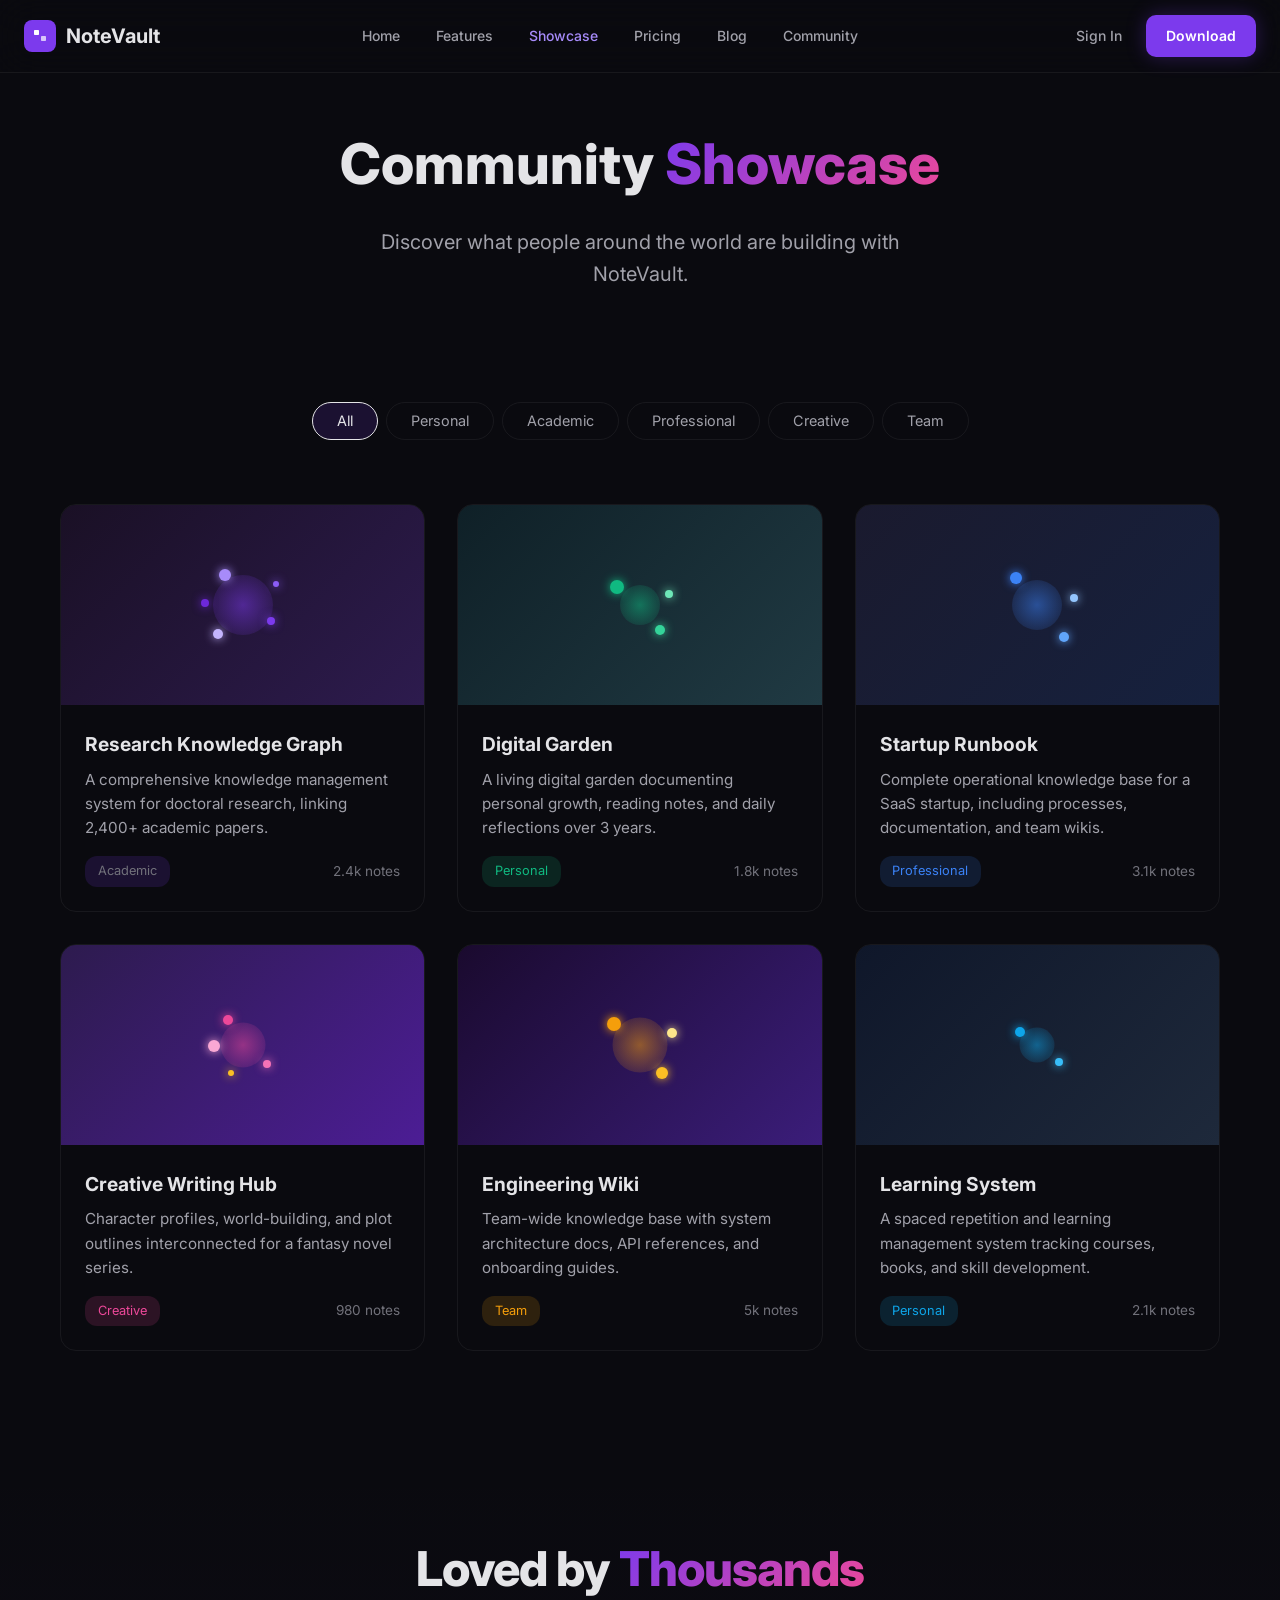
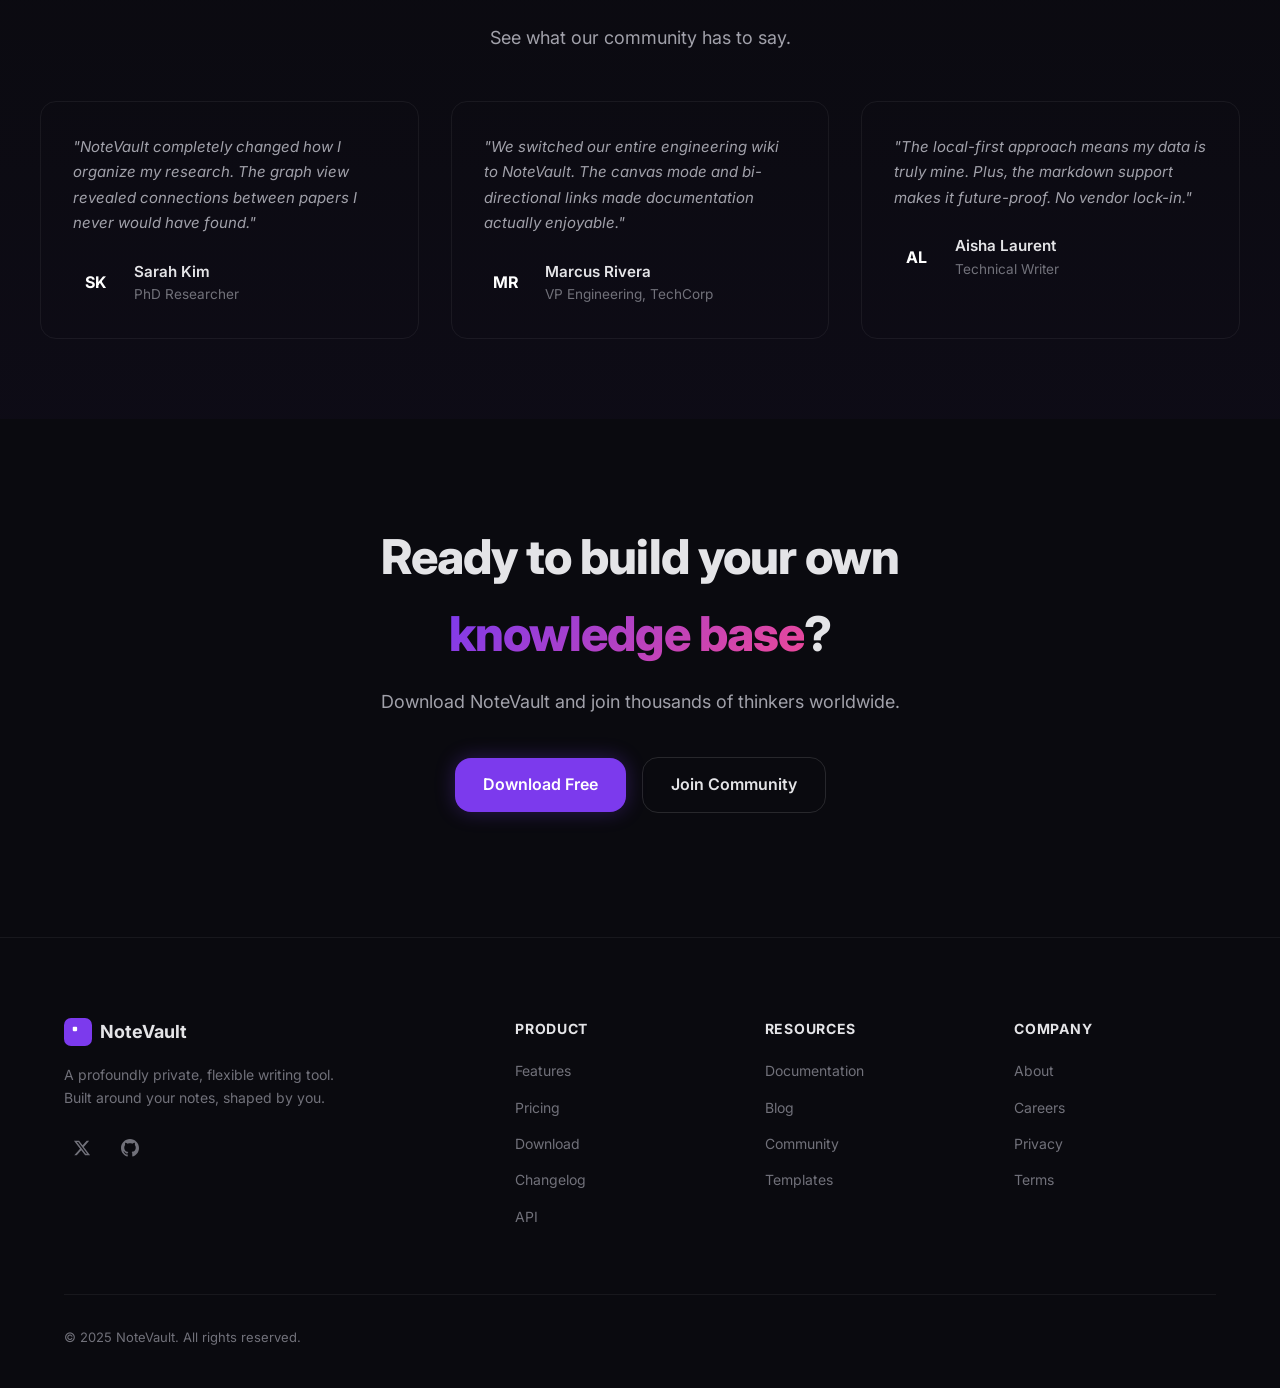
<file: showcase.html>
<!DOCTYPE html>
<html lang="en">
<head>
    <meta charset="UTF-8">
    <meta name="viewport" content="width=device-width, initial-scale=1.0">
    <title>Showcase - NoteVault</title>
    <link rel="stylesheet" href="styles.css">
    <link rel="preconnect" href="https://fonts.googleapis.com">
    <link href="https://fonts.googleapis.com/css2?family=Inter:wght@300;400;500;600;700;800&family=JetBrains+Mono:wght@400;500&display=swap" rel="stylesheet">
    <style>
        /* ===== Showcase Page Styles ===== */
        .page-hero {
            padding: 120px 0 80px;
            text-align: center;
            position: relative;
        }

        .page-hero h1 {
            font-size: 3.5rem;
            font-weight: 800;
            margin-bottom: 1rem;
        }

        .page-hero p {
            font-size: 1.25rem;
            color: var(--text-secondary);
            max-width: 600px;
            margin: 0 auto;
        }

        .showcase-filters {
            display: flex;
            justify-content: center;
            gap: 0.5rem;
            padding: 2rem 0;
            flex-wrap: wrap;
        }

        .filter-btn {
            padding: 0.6rem 1.5rem;
            border: 1px solid var(--border-color);
            background: var(--card-bg);
            color: var(--text-secondary);
            border-radius: 25px;
            cursor: pointer;
            font-size: 0.9rem;
            font-family: 'Inter', sans-serif;
            transition: all 0.3s;
        }

        .filter-btn:hover,
        .filter-btn.active {
            background: rgba(124, 58, 237, 0.15);
            border-color: var(--primary-color);
            color: var(--text-primary);
        }

        .showcase-grid {
            display: grid;
            grid-template-columns: repeat(auto-fill, minmax(350px, 1fr));
            gap: 2rem;
            max-width: 1200px;
            margin: 0 auto;
            padding: 2rem 20px 100px;
        }

        .showcase-card {
            background: var(--card-bg);
            border: 1px solid var(--border-color);
            border-radius: 16px;
            overflow: hidden;
            transition: all 0.3s;
            cursor: pointer;
        }

        .showcase-card:hover {
            transform: translateY(-5px);
            border-color: var(--primary-color);
            box-shadow: 0 10px 40px rgba(124, 58, 237, 0.15);
        }

        .showcase-card-image {
            height: 200px;
            position: relative;
            overflow: hidden;
        }

        .showcase-card-image .placeholder-graph {
            width: 100%;
            height: 100%;
            position: relative;
        }

        .showcase-card-body {
            padding: 1.5rem;
        }

        .showcase-card-body h3 {
            font-size: 1.2rem;
            margin-bottom: 0.5rem;
        }

        .showcase-card-body p {
            color: var(--text-secondary);
            font-size: 0.95rem;
            margin-bottom: 1rem;
        }

        .showcase-card-meta {
            display: flex;
            justify-content: space-between;
            align-items: center;
            font-size: 0.85rem;
            color: var(--text-muted);
        }

        .showcase-category-badge {
            padding: 0.3rem 0.8rem;
            background: rgba(124, 58, 237, 0.15);
            color: var(--primary-light);
            border-radius: 12px;
            font-size: 0.8rem;
        }

        /* Showcase Preview Styles */
        .preview-note {
            position: absolute;
            background: rgba(30, 20, 50, 0.9);
            border: 1px solid rgba(124, 58, 237, 0.3);
            border-radius: 8px;
            padding: 0.75rem;
            font-size: 0.65rem;
            color: var(--text-secondary);
            backdrop-filter: blur(10px);
            box-shadow: 0 4px 15px rgba(0, 0, 0, 0.3);
        }

        .preview-note::before {
            content: '';
            position: absolute;
            top: -4px;
            left: 12px;
            width: 8px;
            height: 8px;
            background: var(--primary-color);
            border-radius: 50%;
            box-shadow: 0 0 8px var(--primary-color);
        }

        .preview-link {
            position: absolute;
            height: 1px;
            background: linear-gradient(90deg, transparent, var(--primary-color), transparent);
            opacity: 0.5;
        }

        /* Testimonial Section */
        .showcase-testimonials {
            padding: 80px 20px;
            background: linear-gradient(180deg, transparent, rgba(124, 58, 237, 0.03));
        }

        .showcase-testimonials .section-header {
            text-align: center;
            margin-bottom: 3rem;
        }

        .testimonial-grid {
            display: grid;
            grid-template-columns: repeat(auto-fill, minmax(300px, 1fr));
            gap: 2rem;
            max-width: 1200px;
            margin: 0 auto;
        }

        .testimonial-card {
            background: var(--card-bg);
            border: 1px solid var(--border-color);
            border-radius: 16px;
            padding: 2rem;
        }

        .testimonial-text {
            color: var(--text-secondary);
            font-style: italic;
            line-height: 1.7;
            margin-bottom: 1.5rem;
        }

        .testimonial-author {
            display: flex;
            align-items: center;
            gap: 1rem;
        }

        .testimonial-avatar {
            width: 45px;
            height: 45px;
            border-radius: 50%;
            background: linear-gradient(135deg, var(--primary-color), var(--primary-light));
            display: flex;
            align-items: center;
            justify-content: center;
            color: white;
            font-weight: 700;
        }

        .testimonial-name {
            font-weight: 600;
            font-size: 0.95rem;
        }

        .testimonial-role {
            color: var(--text-muted);
            font-size: 0.85rem;
        }

        @media (max-width: 768px) {
            .page-hero h1 {
                font-size: 2.5rem;
            }

            .showcase-grid {
                grid-template-columns: 1fr;
            }

            .testimonial-grid {
                grid-template-columns: 1fr;
            }
        }
    </style>
</head>
<body>
    <!-- Navigation -->
    <nav class="navbar">
        <div class="nav-container">
            <div class="nav-logo">
                <svg width="32" height="32" viewBox="0 0 32 32" fill="none">
                    <rect width="32" height="32" rx="8" fill="#7C3AED"/>
                    <path d="M10 11C10 10.4477 10.4477 10 11 10H14C14.5523 10 15 10.4477 15 11V14C15 14.5523 14.5523 15 14 15H11C10.4477 15 10 14.5523 10 14V11Z" fill="white"/>
                    <path d="M17 17C17 16.4477 17.4477 16 18 16H21C21.5523 16 22 16.4477 22 17V20C22 20.5523 21.5523 21 21 21H18C17.4477 21 17 20.5523 17 20V17Z" fill="white" opacity="0.7"/>
                </svg>
                <span>NoteVault</span>
            </div>
            <div class="nav-links">
                <a href="index.html" class="nav-link">Home</a>
                <a href="features.html" class="nav-link">Features</a>
                <a href="showcase.html" class="nav-link active">Showcase</a>
                <a href="pricing.html" class="nav-link">Pricing</a>
                <a href="blog.html" class="nav-link">Blog</a>
                <a href="community.html" class="nav-link">Community</a>
            </div>
            <div class="nav-actions">
                <a href="#" class="nav-link">Sign In</a>
                <a href="download.html" class="btn btn-primary">Download</a>
            </div>
            <button class="mobile-menu-btn">
                <span></span>
                <span></span>
                <span></span>
            </button>
        </div>
    </nav>

    <!-- Page Hero -->
    <section class="page-hero">
        <h1>Community <span class="gradient-text">Showcase</span></h1>
        <p>Discover what people around the world are building with NoteVault.</p>
    </section>

    <!-- Filters -->
    <div class="showcase-filters">
        <button class="filter-btn active" data-filter="all">All</button>
        <button class="filter-btn" data-filter="personal">Personal</button>
        <button class="filter-btn" data-filter="academic">Academic</button>
        <button class="filter-btn" data-filter="professional">Professional</button>
        <button class="filter-btn" data-filter="creative">Creative</button>
        <button class="filter-btn" data-filter="team">Team</button>
    </div>

    <!-- Showcase Grid -->
    <div class="showcase-grid">
        <!-- Showcase Card 1 -->
        <div class="showcase-card" data-category="academic">
            <div class="showcase-card-image">
                <div class="placeholder-graph" style="background: linear-gradient(135deg, #1a1025, #2d1b4e);">
                    <div style="position: absolute; top: 50%; left: 50%; transform: translate(-50%, -50%); width: 120px; height: 120px;">
                        <div style="position: absolute; top: 50%; left: 50%; transform: translate(-50%, -50%); width: 60px; height: 60px; background: radial-gradient(circle, rgba(124, 58, 237, 0.5), transparent); border-radius: 50%;"></div>
                        <div style="position: absolute; top: 20%; left: 30%; width: 12px; height: 12px; background: #a78bfa; border-radius: 50%; box-shadow: 0 0 10px #a78bfa;"></div>
                        <div style="position: absolute; top: 60%; left: 70%; width: 8px; height: 8px; background: #7c3aed; border-radius: 50%; box-shadow: 0 0 10px #7c3aed;"></div>
                        <div style="position: absolute; top: 70%; left: 25%; width: 10px; height: 10px; background: #c4b5fd; border-radius: 50%; box-shadow: 0 0 10px #c4b5fd;"></div>
                        <div style="position: absolute; top: 30%; left: 75%; width: 6px; height: 6px; background: #8b5cf6; border-radius: 50%; box-shadow: 0 0 10px #8b5cf6;"></div>
                        <div style="position: absolute; top: 45%; left: 15%; width: 8px; height: 8px; background: #6d28d9; border-radius: 50%; box-shadow: 0 0 10px #6d28d9;"></div>
                    </div>
                </div>
            </div>
            <div class="showcase-card-body">
                <h3>Research Knowledge Graph</h3>
                <p>A comprehensive knowledge management system for doctoral research, linking 2,400+ academic papers.</p>
                <div class="showcase-card-meta">
                    <span class="showcase-category-badge">Academic</span>
                    <span>2.4k notes</span>
                </div>
            </div>
        </div>

        <!-- Showcase Card 2 -->
        <div class="showcase-card" data-category="personal">
            <div class="showcase-card-image">
                <div class="placeholder-graph" style="background: linear-gradient(135deg, #0f2027, #203a43);">
                    <div style="position: absolute; top: 50%; left: 50%; transform: translate(-50%, -50%); width: 100px; height: 100px;">
                        <div style="position: absolute; top: 50%; left: 50%; transform: translate(-50%, -50%); width: 40px; height: 40px; background: radial-gradient(circle, rgba(16, 185, 129, 0.5), transparent); border-radius: 50%;"></div>
                        <div style="position: absolute; top: 25%; left: 20%; width: 14px; height: 14px; background: #10b981; border-radius: 50%; box-shadow: 0 0 10px #10b981;"></div>
                        <div style="position: absolute; top: 70%; left: 65%; width: 10px; height: 10px; background: #34d399; border-radius: 50%; box-shadow: 0 0 10px #34d399;"></div>
                        <div style="position: absolute; top: 35%; left: 75%; width: 8px; height: 8px; background: #6ee7b7; border-radius: 50%; box-shadow: 0 0 10px #6ee7b7;"></div>
                    </div>
                </div>
            </div>
            <div class="showcase-card-body">
                <h3>Digital Garden</h3>
                <p>A living digital garden documenting personal growth, reading notes, and daily reflections over 3 years.</p>
                <div class="showcase-card-meta">
                    <span class="showcase-category-badge" style="background: rgba(16, 185, 129, 0.15); color: #10b981;">Personal</span>
                    <span>1.8k notes</span>
                </div>
            </div>
        </div>

        <!-- Showcase Card 3 -->
        <div class="showcase-card" data-category="professional">
            <div class="showcase-card-image">
                <div class="placeholder-graph" style="background: linear-gradient(135deg, #1a1a2e, #16213e);">
                    <div style="position: absolute; top: 50%; left: 50%; transform: translate(-50%, -50%); width: 110px; height: 110px;">
                        <div style="position: absolute; top: 50%; left: 50%; transform: translate(-50%, -50%); width: 50px; height: 50px; background: radial-gradient(circle, rgba(59, 130, 246, 0.5), transparent); border-radius: 50%;"></div>
                        <div style="position: absolute; top: 20%; left: 25%; width: 12px; height: 12px; background: #3b82f6; border-radius: 50%; box-shadow: 0 0 10px #3b82f6;"></div>
                        <div style="position: absolute; top: 75%; left: 70%; width: 10px; height: 10px; background: #60a5fa; border-radius: 50%; box-shadow: 0 0 10px #60a5fa;"></div>
                        <div style="position: absolute; top: 40%; left: 80%; width: 8px; height: 8px; background: #93c5fd; border-radius: 50%; box-shadow: 0 0 10px #93c5fd;"></div>
                    </div>
                </div>
            </div>
            <div class="showcase-card-body">
                <h3>Startup Runbook</h3>
                <p>Complete operational knowledge base for a SaaS startup, including processes, documentation, and team wikis.</p>
                <div class="showcase-card-meta">
                    <span class="showcase-category-badge" style="background: rgba(59, 130, 246, 0.15); color: #3b82f6;">Professional</span>
                    <span>3.1k notes</span>
                </div>
            </div>
        </div>

        <!-- Showcase Card 4 -->
        <div class="showcase-card" data-category="creative">
            <div class="showcase-card-image">
                <div class="placeholder-graph" style="background: linear-gradient(135deg, #2d1b4e, #4c1d95);">
                    <div style="position: absolute; top: 50%; left: 50%; transform: translate(-50%, -50%); width: 100px; height: 100px;">
                        <div style="position: absolute; top: 50%; left: 50%; transform: translate(-50%, -50%); width: 45px; height: 45px; background: radial-gradient(circle, rgba(236, 72, 153, 0.5), transparent); border-radius: 50%;"></div>
                        <div style="position: absolute; top: 20%; left: 30%; width: 10px; height: 10px; background: #ec4899; border-radius: 50%; box-shadow: 0 0 10px #ec4899;"></div>
                        <div style="position: absolute; top: 65%; left: 70%; width: 8px; height: 8px; background: #f472b6; border-radius: 50%; box-shadow: 0 0 10px #f472b6;"></div>
                        <div style="position: absolute; top: 45%; left: 15%; width: 12px; height: 12px; background: #f9a8d4; border-radius: 50%; box-shadow: 0 0 10px #f9a8d4;"></div>
                        <div style="position: absolute; top: 75%; left: 35%; width: 6px; height: 6px; background: #fbbf24; border-radius: 50%; box-shadow: 0 0 10px #fbbf24;"></div>
                    </div>
                </div>
            </div>
            <div class="showcase-card-body">
                <h3>Creative Writing Hub</h3>
                <p>Character profiles, world-building, and plot outlines interconnected for a fantasy novel series.</p>
                <div class="showcase-card-meta">
                    <span class="showcase-category-badge" style="background: rgba(236, 72, 153, 0.15); color: #ec4899;">Creative</span>
                    <span>980 notes</span>
                </div>
            </div>
        </div>

        <!-- Showcase Card 5 -->
        <div class="showcase-card" data-category="team">
            <div class="showcase-card-image">
                <div class="placeholder-graph" style="background: linear-gradient(135deg, #1a0a2e, #3b1d7a);">
                    <div style="position: absolute; top: 50%; left: 50%; transform: translate(-50%, -50%); width: 110px; height: 110px;">
                        <div style="position: absolute; top: 50%; left: 50%; transform: translate(-50%, -50%); width: 55px; height: 55px; background: radial-gradient(circle, rgba(245, 158, 11, 0.5), transparent); border-radius: 50%;"></div>
                        <div style="position: absolute; top: 25%; left: 20%; width: 14px; height: 14px; background: #f59e0b; border-radius: 50%; box-shadow: 0 0 10px #f59e0b;"></div>
                        <div style="position: absolute; top: 70%; left: 65%; width: 12px; height: 12px; background: #fbbf24; border-radius: 50%; box-shadow: 0 0 10px #fbbf24;"></div>
                        <div style="position: absolute; top: 35%; left: 75%; width: 10px; height: 10px; background: #fde68a; border-radius: 50%; box-shadow: 0 0 10px #fde68a;"></div>
                    </div>
                </div>
            </div>
            <div class="showcase-card-body">
                <h3>Engineering Wiki</h3>
                <p>Team-wide knowledge base with system architecture docs, API references, and onboarding guides.</p>
                <div class="showcase-card-meta">
                    <span class="showcase-category-badge" style="background: rgba(245, 158, 11, 0.15); color: #f59e0b;">Team</span>
                    <span>5k notes</span>
                </div>
            </div>
        </div>

        <!-- Showcase Card 6 -->
        <div class="showcase-card" data-category="personal">
            <div class="showcase-card-image">
                <div class="placeholder-graph" style="background: linear-gradient(135deg, #0f172a, #1e293b);">
                    <div style="position: absolute; top: 50%; left: 50%; transform: translate(-50%, -50%); width: 90px; height: 90px;">
                        <div style="position: absolute; top: 50%; left: 50%; transform: translate(-50%, -50%); width: 35px; height: 35px; background: radial-gradient(circle, rgba(14, 165, 233, 0.5), transparent); border-radius: 50%;"></div>
                        <div style="position: absolute; top: 30%; left: 25%; width: 10px; height: 10px; background: #0ea5e9; border-radius: 50%; box-shadow: 0 0 10px #0ea5e9;"></div>
                        <div style="position: absolute; top: 65%; left: 70%; width: 8px; height: 8px; background: #38bdf8; border-radius: 50%; box-shadow: 0 0 10px #38bdf8;"></div>
                    </div>
                </div>
            </div>
            <div class="showcase-card-body">
                <h3>Learning System</h3>
                <p>A spaced repetition and learning management system tracking courses, books, and skill development.</p>
                <div class="showcase-card-meta">
                    <span class="showcase-category-badge" style="background: rgba(14, 165, 233, 0.15); color: #0ea5e9;">Personal</span>
                    <span>2.1k notes</span>
                </div>
            </div>
        </div>
    </div>

    <!-- Testimonials -->
    <section class="showcase-testimonials">
        <div class="section-header">
            <h2>Loved by <span class="gradient-text">Thousands</span></h2>
            <p>See what our community has to say.</p>
        </div>
        <div class="testimonial-grid">
            <div class="testimonial-card">
                <p class="testimonial-text">"NoteVault completely changed how I organize my research. The graph view revealed connections between papers I never would have found."</p>
                <div class="testimonial-author">
                    <div class="testimonial-avatar">SK</div>
                    <div>
                        <div class="testimonial-name">Sarah Kim</div>
                        <div class="testimonial-role">PhD Researcher</div>
                    </div>
                </div>
            </div>
            <div class="testimonial-card">
                <p class="testimonial-text">"We switched our entire engineering wiki to NoteVault. The canvas mode and bi-directional links made documentation actually enjoyable."</p>
                <div class="testimonial-author">
                    <div class="testimonial-avatar">MR</div>
                    <div>
                        <div class="testimonial-name">Marcus Rivera</div>
                        <div class="testimonial-role">VP Engineering, TechCorp</div>
                    </div>
                </div>
            </div>
            <div class="testimonial-card">
                <p class="testimonial-text">"The local-first approach means my data is truly mine. Plus, the markdown support makes it future-proof. No vendor lock-in."</p>
                <div class="testimonial-author">
                    <div class="testimonial-avatar">AL</div>
                    <div>
                        <div class="testimonial-name">Aisha Laurent</div>
                        <div class="testimonial-role">Technical Writer</div>
                    </div>
                </div>
            </div>
        </div>
    </section>

    <!-- CTA Section -->
    <section class="cta-section">
        <div class="container">
            <div class="cta-content">
                <h2>Ready to build your own <span class="gradient-text">knowledge base</span>?</h2>
                <p>Download NoteVault and join thousands of thinkers worldwide.</p>
                <div class="cta-actions">
                    <a href="download.html" class="btn btn-large btn-primary btn-glow">
                        Download Free
                    </a>
                    <a href="community.html" class="btn btn-large btn-outline">Join Community</a>
                </div>
            </div>
        </div>
    </section>

    <!-- Footer -->
    <footer class="footer">
        <div class="container">
            <div class="footer-grid">
                <div class="footer-brand">
                    <div class="footer-logo">
                        <svg width="28" height="28" viewBox="0 0 32 32" fill="none">
                            <rect width="32" height="32" rx="8" fill="#7C3AED"/>
                            <path d="M10 11C10 10.4477 10.4477 10 11 10H14C14.5523 10 15 10.4477 15 11V14C15 14.5523 14.5523 15 14 15H11C10.4477 15 10 14.5523 10 14V11Z" fill="white"/>
                        </svg>
                        <span>NoteVault</span>
                    </div>
                    <p>A profoundly private, flexible writing tool.<br>Built around your notes, shaped by you.</p>
                    <div class="footer-social">
                        <a href="#" aria-label="Twitter">
                            <svg width="18" height="18" viewBox="0 0 24 24" fill="currentColor"><path d="M18.244 2.25h3.308l-7.227 8.26 8.502 11.24H16.17l-5.214-6.817L4.99 21.75H1.68l7.73-8.835L1.254 2.25H8.08l4.713 6.231zm-1.161 17.52h1.833L7.084 4.126H5.117z"/></svg>
                        </a>
                        <a href="#" aria-label="GitHub">
                            <svg width="18" height="18" viewBox="0 0 24 24" fill="currentColor"><path d="M12 0c-6.626 0-12 5.373-12 12 0 5.302 3.438 9.8 8.207 11.387.599.111.793-.261.793-.577v-2.234c-3.338.726-4.033-1.416-4.033-1.416-.546-1.387-1.333-1.756-1.333-1.756-1.089-.745.083-.729.083-.729 1.205.084 1.839 1.237 1.839 1.237 1.07 1.834 2.807 1.304 3.492.997.107-.775.418-1.305.762-1.604-2.665-.305-5.467-1.334-5.467-5.931 0-1.311.469-2.381 1.236-3.221-.124-.303-.535-1.524.117-3.176 0 0 1.008-.322 3.301 1.23.957-.266 1.983-.399 3.003-.404 1.02.005 2.047.138 3.006.404 2.291-1.552 3.297-1.23 3.297-1.23.653 1.653.242 2.874.118 3.176.77.84 1.235 1.911 1.235 3.221 0 4.609-2.807 5.624-5.479 5.921.43.372.823 1.102.823 2.222v3.293c0 .319.192.694.801.576 4.765-1.589 8.199-6.086 8.199-11.386 0-6.627-5.373-12-12-12z"/></svg>
                        </a>
                    </div>
                </div>
                <div class="footer-column">
                    <h4>Product</h4>
                    <a href="features.html">Features</a>
                    <a href="pricing.html">Pricing</a>
                    <a href="download.html">Download</a>
                    <a href="#">Changelog</a>
                    <a href="#">API</a>
                </div>
                <div class="footer-column">
                    <h4>Resources</h4>
                    <a href="#">Documentation</a>
                    <a href="blog.html">Blog</a>
                    <a href="community.html">Community</a>
                    <a href="#">Templates</a>
                </div>
                <div class="footer-column">
                    <h4>Company</h4>
                    <a href="#">About</a>
                    <a href="#">Careers</a>
                    <a href="#">Privacy</a>
                    <a href="#">Terms</a>
                </div>
            </div>
            <div class="footer-bottom">
                <p>&copy; 2025 NoteVault. All rights reserved.</p>
            </div>
        </div>
    </footer>

    <script>
        // Filter functionality
        document.querySelectorAll('.filter-btn').forEach(btn => {
            btn.addEventListener('click', () => {
                document.querySelectorAll('.filter-btn').forEach(b => b.classList.remove('active'));
                btn.classList.add('active');
                
                const filter = btn.dataset.filter;
                document.querySelectorAll('.showcase-card').forEach(card => {
                    if (filter === 'all' || card.dataset.category === filter) {
                        card.style.display = 'block';
                    } else {
                        card.style.display = 'none';
                    }
                });
            });
        });
    </script>

    <script src="script.js"></script>
</body>
</html>
</file>
<file: styles.css>
/* ===== CSS Variables ===== */
:root {
    --bg-primary: #0a0a0f;
    --bg-secondary: #12121a;
    --bg-tertiary: #1a1a2e;
    --bg-card: #16161e;
    --bg-hover: #1e1e2e;
    --text-primary: #e4e4e7;
    --text-secondary: #a1a1aa;
    --text-muted: #71717a;
    --accent: #7C3AED;
    --accent-light: #A78BFA;
    --accent-dark: #5B21B6;
    --accent-glow: rgba(124, 58, 237, 0.3);
    --gradient-start: #7C3AED;
    --gradient-end: #EC4899;
    --border-color: rgba(255, 255, 255, 0.06);
    --border-hover: rgba(255, 255, 255, 0.12);
    --shadow-sm: 0 1px 2px rgba(0, 0, 0, 0.3);
    --shadow-md: 0 4px 12px rgba(0, 0, 0, 0.4);
    --shadow-lg: 0 12px 40px rgba(0, 0, 0, 0.5);
    --shadow-glow: 0 0 60px rgba(124, 58, 237, 0.15);
    --radius-sm: 6px;
    --radius-md: 10px;
    --radius-lg: 16px;
    --radius-xl: 24px;
    --font-sans: 'Inter', -apple-system, BlinkMacSystemFont, sans-serif;
    --font-mono: 'JetBrains Mono', 'Fira Code', monospace;
    --transition-fast: 150ms cubic-bezier(0.4, 0, 0.2, 1);
    --transition-base: 250ms cubic-bezier(0.4, 0, 0.2, 1);
    --transition-slow: 400ms cubic-bezier(0.4, 0, 0.2, 1);
}

/* ===== Reset & Base ===== */
*, *::before, *::after {
    margin: 0;
    padding: 0;
    box-sizing: border-box;
}

html {
    scroll-behavior: smooth;
    -webkit-font-smoothing: antialiased;
    -moz-osx-font-smoothing: grayscale;
}

body {
    font-family: var(--font-sans);
    background: var(--bg-primary);
    color: var(--text-primary);
    line-height: 1.6;
    overflow-x: hidden;
}

a {
    text-decoration: none;
    color: inherit;
    transition: color var(--transition-fast);
}

img {
    max-width: 100%;
    display: block;
}

.container {
    max-width: 1200px;
    margin: 0 auto;
    padding: 0 24px;
}

/* ===== Navigation ===== */
.navbar {
    position: fixed;
    top: 0;
    left: 0;
    right: 0;
    z-index: 1000;
    background: rgba(10, 10, 15, 0.8);
    backdrop-filter: blur(20px);
    -webkit-backdrop-filter: blur(20px);
    border-bottom: 1px solid var(--border-color);
    transition: all var(--transition-base);
}

.navbar.scrolled {
    background: rgba(10, 10, 15, 0.95);
    box-shadow: var(--shadow-md);
}

.nav-container {
    max-width: 1280px;
    margin: 0 auto;
    padding: 0 24px;
    display: flex;
    align-items: center;
    justify-content: space-between;
    height: 72px;
}

.nav-logo {
    display: flex;
    align-items: center;
    gap: 10px;
    font-weight: 700;
    font-size: 20px;
    color: var(--text-primary);
}

.nav-logo svg {
    flex-shrink: 0;
}

.nav-links {
    display: flex;
    align-items: center;
    gap: 4px;
}

.nav-link {
    padding: 8px 16px;
    font-size: 14px;
    font-weight: 500;
    color: var(--text-secondary);
    border-radius: var(--radius-sm);
    transition: all var(--transition-fast);
}

.nav-link:hover {
    color: var(--text-primary);
    background: var(--bg-hover);
}

.nav-link.active {
    color: var(--accent-light);
}

.nav-actions {
    display: flex;
    align-items: center;
    gap: 8px;
}

/* ===== Buttons ===== */
.btn {
    display: inline-flex;
    align-items: center;
    gap: 8px;
    padding: 10px 20px;
    font-size: 14px;
    font-weight: 600;
    font-family: var(--font-sans);
    border-radius: var(--radius-md);
    border: none;
    cursor: pointer;
    transition: all var(--transition-base);
    white-space: nowrap;
}

.btn-primary {
    background: var(--accent);
    color: white;
    box-shadow: 0 0 20px var(--accent-glow);
}

.btn-primary:hover {
    background: var(--accent-light);
    box-shadow: 0 0 30px var(--accent-glow);
    transform: translateY(-1px);
}

.btn-secondary {
    background: var(--bg-tertiary);
    color: var(--text-primary);
    border: 1px solid var(--border-color);
}

.btn-secondary:hover {
    background: var(--bg-hover);
    border-color: var(--border-hover);
}

.btn-large {
    padding: 14px 28px;
    font-size: 16px;
    border-radius: var(--radius-lg);
}

.btn-outline {
    background: transparent;
    color: var(--text-primary);
    border: 1px solid var(--border-hover);
}

.btn-outline:hover {
    background: var(--bg-hover);
    border-color: var(--accent);
}

.btn-glow {
    animation: btnGlow 3s ease-in-out infinite;
}

@keyframes btnGlow {
    0%, 100% { box-shadow: 0 0 20px var(--accent-glow); }
    50% { box-shadow: 0 0 40px var(--accent-glow), 0 0 60px rgba(124, 58, 237, 0.1); }
}

/* ===== Mobile Menu ===== */
.mobile-menu-btn {
    display: none;
    flex-direction: column;
    gap: 5px;
    background: none;
    border: none;
    cursor: pointer;
    padding: 8px;
}

.mobile-menu-btn span {
    display: block;
    width: 22px;
    height: 2px;
    background: var(--text-primary);
    border-radius: 2px;
    transition: all var(--transition-base);
}

/* ===== Hero Section ===== */
.hero {
    position: relative;
    min-height: 100vh;
    display: flex;
    align-items: center;
    padding: 120px 24px 80px;
    overflow: hidden;
}

.hero-bg {
    position: absolute;
    inset: 0;
    overflow: hidden;
    z-index: 0;
}

.hero-grid {
    position: absolute;
    inset: 0;
    background-image:
        linear-gradient(rgba(124, 58, 237, 0.03) 1px, transparent 1px),
        linear-gradient(90deg, rgba(124, 58, 237, 0.03) 1px, transparent 1px);
    background-size: 60px 60px;
    mask-image: radial-gradient(ellipse at center, black 30%, transparent 70%);
    -webkit-mask-image: radial-gradient(ellipse at center, black 30%, transparent 70%);
}

.hero-glow {
    position: absolute;
    top: -20%;
    left: 50%;
    transform: translateX(-50%);
    width: 800px;
    height: 800px;
    background: radial-gradient(circle, rgba(124, 58, 237, 0.12) 0%, transparent 70%);
    pointer-events: none;
}

.hero-content {
    position: relative;
    z-index: 1;
    text-align: center;
    max-width: 700px;
    margin: 0 auto;
}

.hero-badge {
    display: inline-flex;
    align-items: center;
    gap: 8px;
    padding: 6px 16px 6px 8px;
    background: var(--bg-tertiary);
    border: 1px solid var(--border-color);
    border-radius: 100px;
    font-size: 13px;
    font-weight: 500;
    color: var(--text-secondary);
    margin-bottom: 32px;
    animation: fadeInDown 0.6s ease-out;
}

.badge-dot {
    width: 8px;
    height: 8px;
    background: #10B981;
    border-radius: 50%;
    animation: pulse 2s ease-in-out infinite;
}

@keyframes pulse {
    0%, 100% { opacity: 1; transform: scale(1); }
    50% { opacity: 0.5; transform: scale(0.8); }
}

.hero-title {
    font-size: clamp(40px, 6vw, 72px);
    font-weight: 800;
    line-height: 1.1;
    letter-spacing: -0.03em;
    margin-bottom: 24px;
    color: var(--text-primary);
    animation: fadeInUp 0.6s ease-out 0.1s both;
}

.gradient-text {
    background: linear-gradient(135deg, var(--gradient-start), var(--gradient-end));
    -webkit-background-clip: text;
    -webkit-text-fill-color: transparent;
    background-clip: text;
}

.hero-subtitle {
    font-size: clamp(16px, 2vw, 19px);
    color: var(--text-secondary);
    max-width: 560px;
    margin: 0 auto 40px;
    line-height: 1.7;
    animation: fadeInUp 0.6s ease-out 0.2s both;
}

.hero-actions {
    display: flex;
    align-items: center;
    justify-content: center;
    gap: 16px;
    margin-bottom: 40px;
    animation: fadeInUp 0.6s ease-out 0.3s both;
}

.hero-platforms {
    display: flex;
    align-items: center;
    justify-content: center;
    gap: 6px;
    font-size: 14px;
    color: var(--text-muted);
    animation: fadeInUp 0.6s ease-out 0.4s both;
}

.platform {
    padding: 4px 10px;
    background: var(--bg-tertiary);
    border-radius: var(--radius-sm);
    font-size: 12px;
    font-weight: 500;
    color: var(--text-secondary);
}

/* ===== Mockup Window ===== */
.hero-mockup {
    position: relative;
    z-index: 1;
    max-width: 900px;
    margin: 80px auto 0;
    animation: fadeInUp 0.8s ease-out 0.5s both;
}

.mockup-window {
    background: var(--bg-secondary);
    border: 1px solid var(--border-color);
    border-radius: var(--radius-lg);
    overflow: hidden;
    box-shadow: var(--shadow-lg), var(--shadow-glow);
}

.mockup-titlebar {
    display: flex;
    align-items: center;
    gap: 8px;
    padding: 14px 18px;
    background: var(--bg-tertiary);
    border-bottom: 1px solid var(--border-color);
}

.mockup-dot {
    width: 12px;
    height: 12px;
    border-radius: 50%;
}

.mockup-dot.red { background: #FF5F57; }
.mockup-dot.yellow { background: #FEBC2E; }
.mockup-dot.green { background: #28C840; }

.mockup-content {
    display: flex;
    min-height: 400px;
}

.mockup-sidebar {
    width: 200px;
    background: var(--bg-tertiary);
    border-right: 1px solid var(--border-color);
    padding: 12px;
    flex-shrink: 0;
}

.mockup-sidebar-item {
    display: flex;
    align-items: center;
    gap: 8px;
    padding: 8px 10px;
    border-radius: var(--radius-sm);
    font-size: 13px;
    color: var(--text-secondary);
    margin-bottom: 2px;
}

.mockup-sidebar-item.active {
    background: var(--accent);
    color: white;
}

.mockup-sidebar-item svg {
    flex-shrink: 0;
    opacity: 0.7;
}

.mockup-sidebar-item.active svg {
    opacity: 1;
}

.mockup-editor {
    flex: 1;
    padding: 24px;
    font-family: var(--font-mono);
    font-size: 14px;
}

.mockup-toolbar {
    display: flex;
    gap: 4px;
    margin-bottom: 16px;
    padding-bottom: 12px;
    border-bottom: 1px solid var(--border-color);
}

.toolbar-btn {
    padding: 4px 8px;
    font-size: 12px;
    color: var(--text-muted);
    border-radius: 4px;
    cursor: default;
}

.toolbar-btn:hover {
    background: var(--bg-hover);
    color: var(--text-secondary);
}

.mockup-text {
    line-height: 1.8;
}

.text-heading {
    font-size: 20px;
    font-weight: 700;
    color: var(--text-primary);
    margin-bottom: 8px;
}

.text-paragraph {
    color: var(--text-secondary);
    margin-bottom: 4px;
}

.text-list {
    color: var(--text-secondary);
    padding-left: 16px;
    margin-bottom: 2px;
}

.text-callout {
    color: var(--accent-light);
    padding: 8px 12px;
    background: rgba(124, 58, 237, 0.08);
    border-radius: var(--radius-sm);
    margin-top: 8px;
    font-size: 13px;
}

.mockup-graph-panel {
    width: 180px;
    border-left: 1px solid var(--border-color);
    background: rgba(124, 58, 237, 0.02);
    display: flex;
    align-items: center;
    justify-content: center;
    position: relative;
}

.graph-node {
    width: 12px;
    height: 12px;
    background: var(--accent);
    border-radius: 50%;
    position: absolute;
    box-shadow: 0 0 10px var(--accent-glow);
}

.graph-node:nth-child(1) { top: 30%; left: 30%; }
.graph-node:nth-child(2) { top: 50%; left: 60%; }
.graph-node:nth-child(3) { top: 35%; left: 70%; }
.graph-node:nth-child(4) { top: 65%; left: 40%; }
.graph-node:nth-child(5) { top: 75%; left: 65%; }

.graph-line {
    position: absolute;
    height: 1px;
    background: linear-gradient(90deg, var(--accent), transparent);
    transform-origin: left center;
    opacity: 0.3;
}

.graph-line:nth-child(6) {
    width: 60px;
    top: 38%;
    left: 36%;
    transform: rotate(25deg);
}

.graph-line:nth-child(7) {
    width: 50px;
    top: 55%;
    left: 40%;
    transform: rotate(-15deg);
}

/* ===== Trusted By ===== */
.trusted-by {
    padding: 60px 24px;
    border-top: 1px solid var(--border-color);
    border-bottom: 1px solid var(--border-color);
}

.trusted-title {
    text-align: center;
    font-size: 14px;
    font-weight: 500;
    color: var(--text-muted);
    text-transform: uppercase;
    letter-spacing: 0.1em;
    margin-bottom: 32px;
}

.logos {
    display: flex;
    align-items: center;
    justify-content: center;
    gap: 48px;
    flex-wrap: wrap;
}

.logo-item {
    font-size: 20px;
    font-weight: 700;
    color: var(--text-muted);
    opacity: 0.4;
    transition: opacity var(--transition-base);
}

.logo-item:hover {
    opacity: 0.7;
}

/* ===== Section Headers ===== */
.section-header {
    text-align: center;
    margin-bottom: 64px;
}

.section-header h2 {
    font-size: clamp(32px, 4vw, 48px);
    font-weight: 800;
    letter-spacing: -0.02em;
    margin-bottom: 16px;
}

.section-header p {
    font-size: 18px;
    color: var(--text-secondary);
    max-width: 600px;
    margin: 0 auto;
}

/* ===== Features Preview ===== */
.features-preview {
    padding: 100px 24px;
}

.features-grid {
    display: grid;
    grid-template-columns: repeat(3, 1fr);
    gap: 20px;
}

.feature-card {
    padding: 32px;
    background: var(--bg-card);
    border: 1px solid var(--border-color);
    border-radius: var(--radius-lg);
    transition: all var(--transition-base);
    position: relative;
    overflow: hidden;
}

.feature-card::before {
    content: '';
    position: absolute;
    top: 0;
    left: 0;
    right: 0;
    height: 2px;
    background: linear-gradient(90deg, transparent, var(--accent), transparent);
    opacity: 0;
    transition: opacity var(--transition-base);
}

.feature-card:hover {
    border-color: var(--border-hover);
    transform: translateY(-4px);
    box-shadow: var(--shadow-md);
}

.feature-card:hover::before {
    opacity: 1;
}

.feature-icon {
    width: 48px;
    height: 48px;
    display: flex;
    align-items: center;
    justify-content: center;
    background: linear-gradient(135deg, var(--accent), var(--gradient-end));
    border-radius: var(--radius-md);
    margin-bottom: 20px;
    color: white;
}

.feature-card h3 {
    font-size: 18px;
    font-weight: 700;
    margin-bottom: 10px;
    color: var(--text-primary);
}

.feature-card p {
    font-size: 14px;
    color: var(--text-secondary);
    line-height: 1.7;
    margin-bottom: 16px;
}

.feature-link {
    font-size: 14px;
    font-weight: 600;
    color: var(--accent-light);
    display: inline-flex;
    align-items: center;
    gap: 4px;
}

.feature-link:hover {
    color: var(--accent);
}

/* ===== Demo Section ===== */
.demo-section {
    padding: 100px 24px;
    background: var(--bg-secondary);
}

.demo-content {
    display: grid;
    grid-template-columns: 1fr 1fr;
    gap: 64px;
    align-items: center;
    max-width: 1100px;
    margin: 0 auto;
}

.demo-text h2 {
    font-size: clamp(28px, 3vw, 40px);
    font-weight: 800;
    letter-spacing: -0.02em;
    margin-bottom: 16px;
    line-height: 1.2;
}

.demo-text > p {
    font-size: 16px;
    color: var(--text-secondary);
    margin-bottom: 32px;
    line-height: 1.7;
}

.demo-list {
    list-style: none;
    display: flex;
    flex-direction: column;
    gap: 16px;
}

.demo-list li {
    display: flex;
    align-items: flex-start;
    gap: 12px;
    font-size: 15px;
    color: var(--text-secondary);
}

.demo-list li svg {
    flex-shrink: 0;
    margin-top: 2px;
}

.demo-editor {
    border-radius: var(--radius-lg);
    overflow: hidden;
    box-shadow: var(--shadow-lg), var(--shadow-glow);
    border: 1px solid var(--border-color);
}

.demo-editor-header {
    display: flex;
    align-items: center;
    gap: 8px;
    padding: 12px 18px;
    background: var(--bg-tertiary);
    border-bottom: 1px solid var(--border-color);
}

.demo-editor-dot {
    width: 10px;
    height: 10px;
    border-radius: 50%;
}

.demo-editor-dot.red { background: #FF5F57; }
.demo-editor-dot.yellow { background: #FEBC2E; }
.demo-editor-dot.green { background: #28C840; }

.demo-editor-title {
    margin-left: 8px;
    font-size: 13px;
    color: var(--text-muted);
    font-family: var(--font-mono);
}

.demo-editor-body {
    padding: 20px 24px;
    font-family: var(--font-mono);
    font-size: 14px;
    line-height: 2;
    min-height: 300px;
}

.line-number {
    display: inline-block;
    width: 30px;
    color: var(--text-muted);
    opacity: 0.4;
    text-align: right;
    margin-right: 16px;
    user-select: none;
}

.line-content {
    color: var(--text-secondary);
}

.line-content:first-child {
    color: var(--text-primary);
    font-weight: 600;
}

/* ===== Stats Section ===== */
.stats-section {
    padding: 80px 24px;
}

.stats-grid {
    display: grid;
    grid-template-columns: repeat(4, 1fr);
    gap: 32px;
    text-align: center;
}

.stat-item {
    padding: 24px;
}

.stat-number {
    font-size: clamp(36px, 4vw, 52px);
    font-weight: 800;
    background: linear-gradient(135deg, var(--gradient-start), var(--gradient-end));
    -webkit-background-clip: text;
    -webkit-text-fill-color: transparent;
    background-clip: text;
    margin-bottom: 8px;
}

.stat-label {
    font-size: 15px;
    color: var(--text-muted);
    font-weight: 500;
}

/* ===== Testimonials ===== */
.testimonials-section {
    padding: 100px 24px;
    background: var(--bg-secondary);
}

.testimonials-grid {
    display: grid;
    grid-template-columns: repeat(3, 1fr);
    gap: 24px;
}

.testimonial-card {
    padding: 32px;
    background: var(--bg-card);
    border: 1px solid var(--border-color);
    border-radius: var(--radius-lg);
    transition: all var(--transition-base);
}

.testimonial-card:hover {
    border-color: var(--border-hover);
    transform: translateY(-4px);
}

.testimonial-stars {
    color: #F59E0B;
    font-size: 18px;
    margin-bottom: 16px;
    letter-spacing: 2px;
}

.testimonial-text {
    font-size: 15px;
    color: var(--text-secondary);
    line-height: 1.7;
    margin-bottom: 24px;
    font-style: italic;
}

.testimonial-author {
    display: flex;
    align-items: center;
    gap: 12px;
}

.author-avatar {
    width: 40px;
    height: 40px;
    border-radius: 50%;
    display: flex;
    align-items: center;
    justify-content: center;
    font-weight: 700;
    font-size: 16px;
    color: white;
    flex-shrink: 0;
}

.author-info {
    display: flex;
    flex-direction: column;
}

.author-name {
    font-size: 14px;
    font-weight: 600;
    color: var(--text-primary);
}

.author-role {
    font-size: 13px;
    color: var(--text-muted);
}

/* ===== CTA Section ===== */
.cta-section {
    padding: 100px 24px;
    text-align: center;
}

.cta-content {
    max-width: 600px;
    margin: 0 auto;
}

.cta-content h2 {
    font-size: clamp(32px, 4vw, 48px);
    font-weight: 800;
    letter-spacing: -0.02em;
    margin-bottom: 16px;
}

.cta-content > p {
    font-size: 18px;
    color: var(--text-secondary);
    margin-bottom: 40px;
}

.cta-actions {
    display: flex;
    align-items: center;
    justify-content: center;
    gap: 16px;
    margin-bottom: 24px;
}

.cta-note {
    font-size: 14px;
    color: var(--text-muted);
}

/* ===== Footer ===== */
.footer {
    padding: 80px 24px 40px;
    border-top: 1px solid var(--border-color);
}

.footer-grid {
    display: grid;
    grid-template-columns: 2fr 1fr 1fr 1fr;
    gap: 48px;
    margin-bottom: 64px;
}

.footer-logo {
    display: flex;
    align-items: center;
    gap: 8px;
    font-weight: 700;
    font-size: 18px;
    color: var(--text-primary);
    margin-bottom: 16px;
}

.footer-brand p {
    font-size: 14px;
    color: var(--text-muted);
    line-height: 1.7;
    margin-bottom: 20px;
}

.footer-social {
    display: flex;
    gap: 12px;
}

.footer-social a {
    width: 36px;
    height: 36px;
    display: flex;
    align-items: center;
    justify-content: center;
    border-radius: var(--radius-sm);
    color: var(--text-muted);
    transition: all var(--transition-fast);
}

.footer-social a:hover {
    background: var(--bg-hover);
    color: var(--text-primary);
}

.footer-column {
    display: flex;
    flex-direction: column;
    gap: 10px;
}

.footer-column h4 {
    font-size: 14px;
    font-weight: 700;
    text-transform: uppercase;
    letter-spacing: 0.05em;
    color: var(--text-primary);
    margin-bottom: 8px;
}

.footer-column a {
    font-size: 14px;
    color: var(--text-muted);
    padding: 2px 0;
}

.footer-column a:hover {
    color: var(--accent-light);
}

.footer-bottom {
    display: flex;
    align-items: center;
    justify-content: space-between;
    padding-top: 32px;
    border-top: 1px solid var(--border-color);
    font-size: 13px;
    color: var(--text-muted);
}

/* ===== Animations ===== */
@keyframes fadeInUp {
    from {
        opacity: 0;
        transform: translateY(30px);
    }
    to {
        opacity: 1;
        transform: translateY(0);
    }
}

@keyframes fadeInDown {
    from {
        opacity: 0;
        transform: translateY(-20px);
    }
    to {
        opacity: 1;
        transform: translateY(0);
    }
}

/* ===== Scroll Reveal ===== */
.reveal {
    opacity: 0;
    transform: translateY(40px);
    transition: all 0.7s cubic-bezier(0.4, 0, 0.2, 1);
}

.reveal.visible {
    opacity: 1;
    transform: translateY(0);
}

/* ===== Responsive ===== */
@media (max-width: 1024px) {
    .mockup-content {
        flex-direction: column;
    }
    
    .mockup-sidebar {
        width: 100%;
        border-right: none;
        border-bottom: 1px solid var(--border-color);
        display: flex;
        gap: 4px;
        padding: 8px;
        overflow-x: auto;
    }
    
    .mockup-sidebar-item {
        white-space: nowrap;
    }
    
    .mockup-graph-panel {
        width: 100%;
        border-left: none;
        border-top: 1px solid var(--border-color);
        min-height: 150px;
    }
    
    .demo-content {
        grid-template-columns: 1fr;
        gap: 40px;
    }
    
    .footer-grid {
        grid-template-columns: 1fr 1fr;
        gap: 32px;
    }
}

@media (max-width: 768px) {
    .nav-links {
        display: none;
    }
    
    .mobile-menu-btn {
        display: flex;
    }
    
    .hero {
        padding: 100px 20px 60px;
    }
    
    .hero-actions {
        flex-direction: column;
    }
    
    .features-grid {
        grid-template-columns: 1fr;
    }
    
    .stats-grid {
        grid-template-columns: repeat(2, 1fr);
    }
    
    .testimonials-grid {
        grid-template-columns: 1fr;
    }
    
    .cta-actions {
        flex-direction: column;
    }
    
    .logos {
        gap: 24px;
    }
    
    .footer-grid {
        grid-template-columns: 1fr;
    }
    
    .footer-bottom {
        flex-direction: column;
        gap: 12px;
        text-align: center;
    }
}

@media (max-width: 480px) {
    .stats-grid {
        grid-template-columns: 1fr;
    }
    
    .hero-platforms {
        flex-wrap: wrap;
        gap: 4px;
    }
}
</file>
